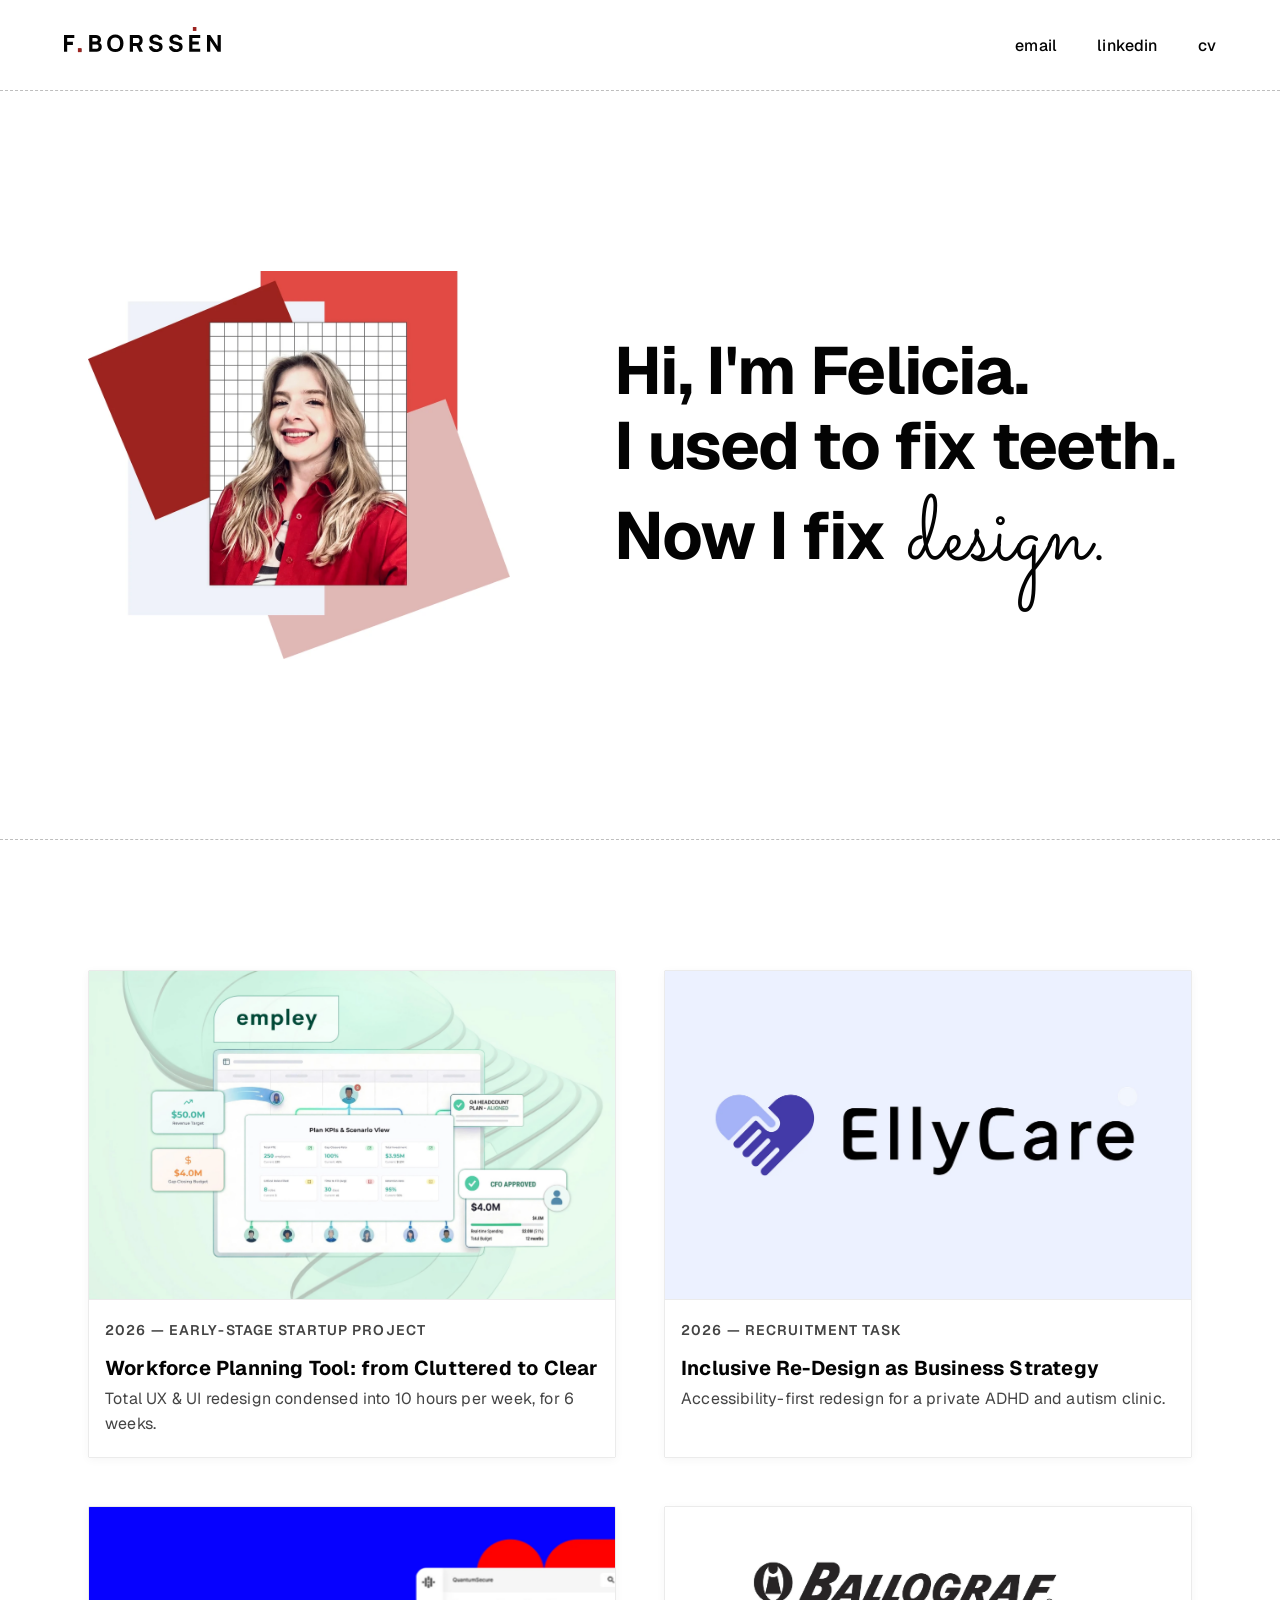
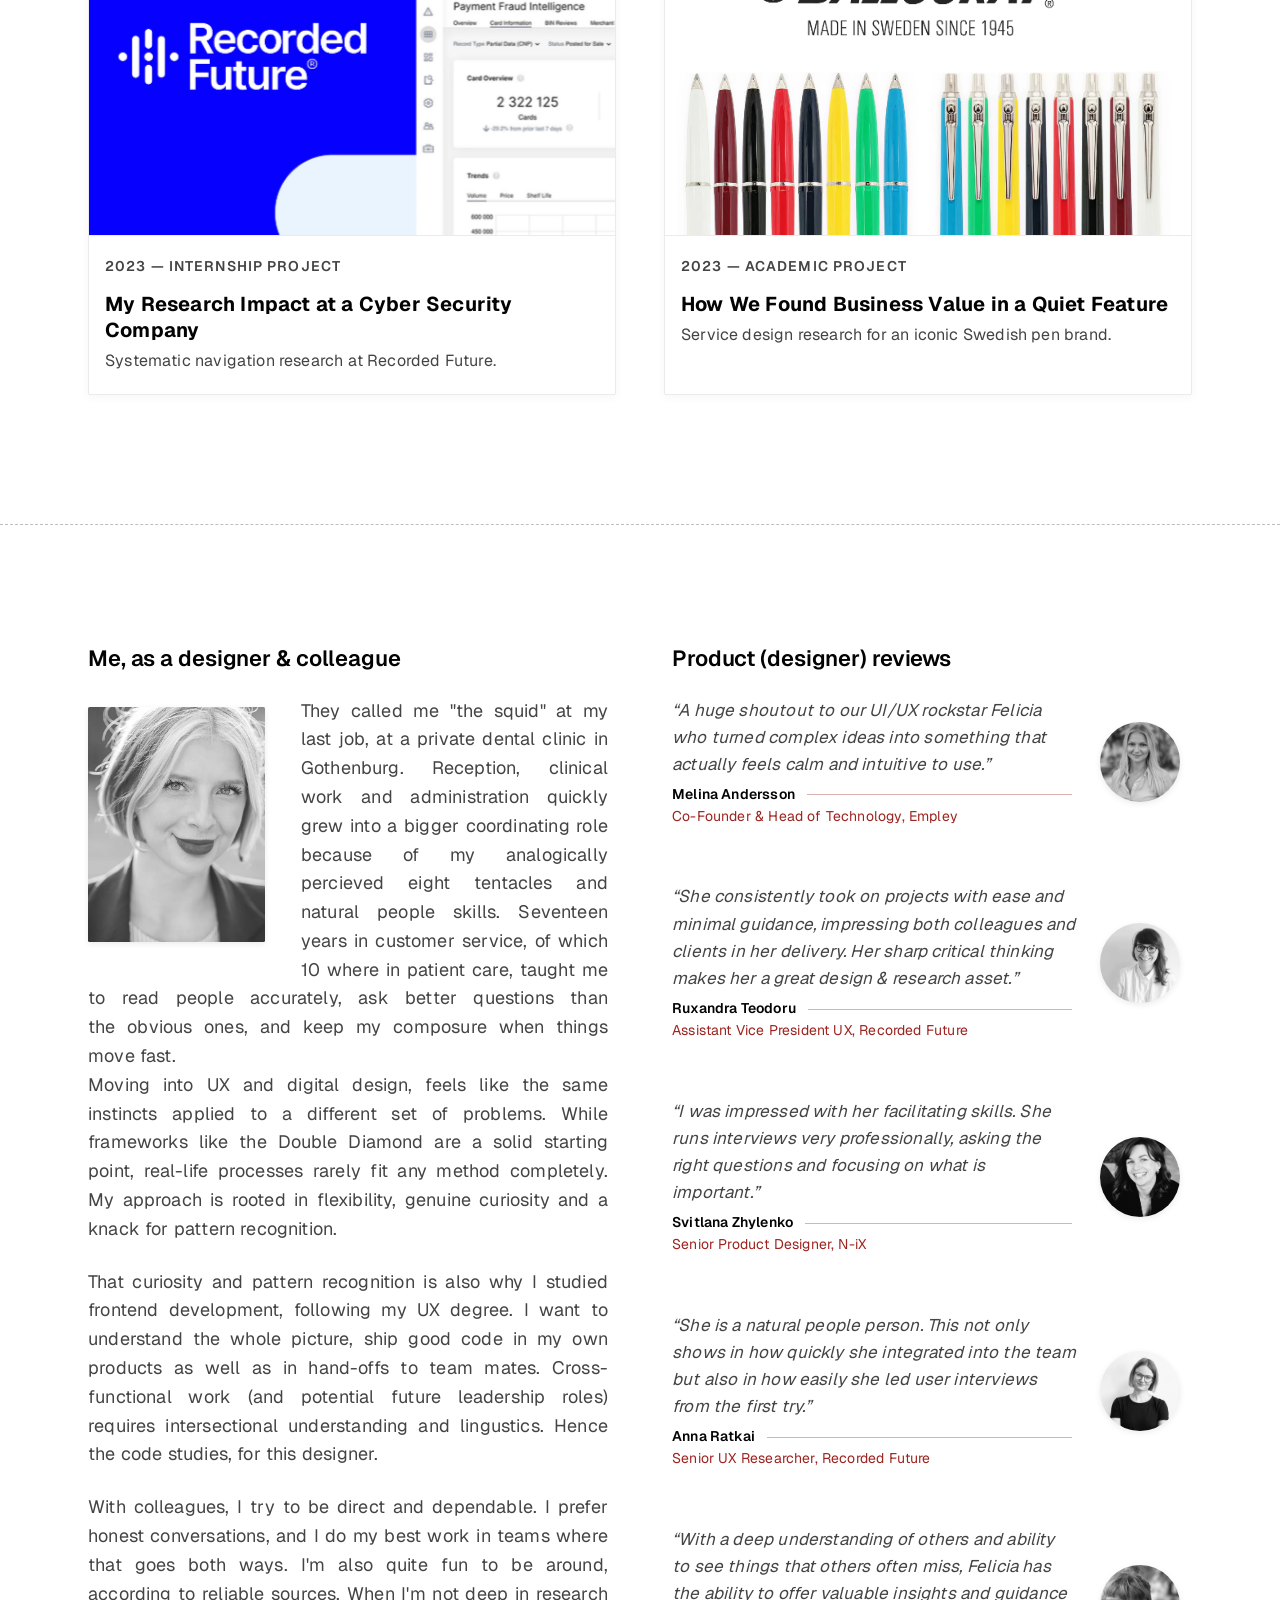
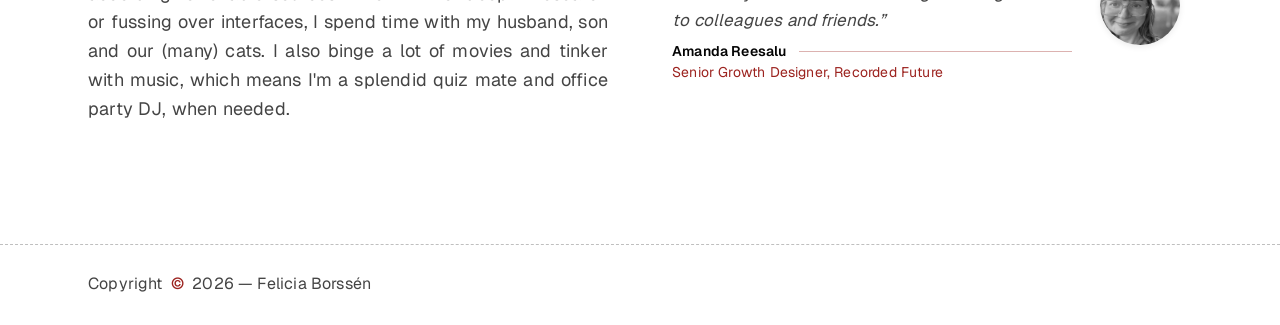
<file: index.html>
<!DOCTYPE html>
<html lang="en">
<head>
    <meta charset="UTF-8">
    <meta name="viewport" content="width=device-width, initial-scale=1.0">
    <title>Felicia Borssen — UX Designer</title>
    <link rel="preconnect" href="https://fonts.googleapis.com">
    <link rel="preconnect" href="https://fonts.gstatic.com" crossorigin>
    <link href="https://fonts.googleapis.com/css2?family=Geist:wght@100;200;300;400;500;600;700;800;900&family=Inter:wght@400;500;600;700&family=Manrope:wght@300;400;500;600;700;800&family=Sacramento&display=swap" rel="stylesheet">
    <link rel="stylesheet" href="assets/css/style.css">
    <script>if(window.location.hash){document.documentElement.style.scrollBehavior='auto';window.addEventListener('load',function(){window.scrollBy(0,100);requestAnimationFrame(function(){document.documentElement.style.scrollBehavior='';});});}</script>
</head>
<body>
    <div class="container">
        <!-- Site header -->
        <header class="site-header">
            <div class="site-header__inner">
                <a href="index.html" class="site-header__branding">
                    <img src="assets/images/global/logo.svg" alt="F.Borssén" width="181" height="30">
                </a>
                <nav class="menu">
                    <ul class="menu__list">
                        <li class="menu__item">
                            <a href="mailto:felicia.work.inbox@gmail.com" class="animated-link">
                                <span class="animated-link__text">email</span><span class="animated-link__arrow"><svg viewBox="0 0 14 14" fill="none" xmlns="http://www.w3.org/2000/svg"><path d="M3.5 10.5L10.5 3.5M10.5 3.5H5M10.5 3.5V9" stroke="#9C231F" stroke-width="1.8" stroke-linecap="round" stroke-linejoin="round"/></svg></span>
                            </a>
                        </li>
                        <li class="menu__item">
                            <a href="https://www.linkedin.com/in/felicia-borss%C3%A9n-008252253/" class="animated-link" target="_blank" rel="noopener">
                                <span class="animated-link__text">linkedin</span><span class="animated-link__arrow"><svg viewBox="0 0 14 14" fill="none" xmlns="http://www.w3.org/2000/svg"><path d="M3.5 10.5L10.5 3.5M10.5 3.5H5M10.5 3.5V9" stroke="#9C231F" stroke-width="1.8" stroke-linecap="round" stroke-linejoin="round"/></svg></span>
                            </a>
                        </li>
                        <li class="menu__item">
                            <a href="assets/images/global/cv-felicia-borssen-2026.pdf" class="animated-link" target="_blank" rel="noopener">
                                <span class="animated-link__text">cv</span><span class="animated-link__arrow"><svg viewBox="0 0 14 14" fill="none" xmlns="http://www.w3.org/2000/svg"><path d="M3.5 10.5L10.5 3.5M10.5 3.5H5M10.5 3.5V9" stroke="#9C231F" stroke-width="1.8" stroke-linecap="round" stroke-linejoin="round"/></svg></span>
                            </a>
                        </li>
                    </ul>
                </nav>
            </div>
            <hr class="separator site-header__separator" aria-hidden="true">
        </header>


        <!-- Main content -->
        <main class="site-content">
            <!-- Hero -->
            <section class="hero">
                <div class="hero__inner">
                    <div class="hero__text">
                        <h1 class="hero__title">Hi, I'm Felicia.<br>I used to fix teeth.<br>Now I fix <span class="hero__title-accent">design.</span></h1>
                    </div>
                    <figure class="hero__image-wrap">
                        <img src="assets/images/global/hero-pic.webp" alt="Portrait of Felicia Borssen" class="hero__image">
                    </figure>
                </div>
            </section>

            <hr class="separator" aria-hidden="true">

            <!-- Projects -->
            <section class="projects" id="work">
                <div class="projects__list">

                    <a href="empley.html" class="project-card">
                        <div class="project-card__image-wrap">
                            <img src="assets/images/empley/hero.webp" alt="Workforce planning platform interface" class="project-card__image" loading="lazy">
                            <div class="project-card__overlay" aria-hidden="true">
                                <span class="project-card__overlay-text">View project</span>
                                <p class="project-card__overlay-description">Total UX & UI redesign condensed into 10 hours per week, for 6 weeks.</p>
                                <div class="project-card__overlay-tags">
                                    <span class="project-card__overlay-tag">UX & UI Design</span>
                                    <span class="project-card__overlay-tag">B2B SaaS</span>
                                    <span class="project-card__overlay-tag">Agile Work</span>
                                </div>
                            </div>
                        </div>
                        <div class="project-card__text">
                            <p class="project-hero__eyebrow">2026 — Early-stage startup project</p>
                            <h3 class="project-card__title">Workforce Planning Tool: from Cluttered to Clear</h3>
                            <p class="project-card__description">Total UX &amp; UI redesign condensed into 10 hours per week, for 6 weeks.</p>
                        </div>
                    </a>

                    <a href="ellycare.html" class="project-card">
                        <div class="project-card__image-wrap">
                            <img src="assets/images/ellycare/hero.webp" alt="EllyCare inclusive healthcare platform" class="project-card__image" loading="lazy">
                            <div class="project-card__overlay" aria-hidden="true">
                                <span class="project-card__overlay-text">View project</span>
                                <p class="project-card__overlay-description">Accessibility-first redesign for a private ADHD and autism clinic.</p>
                                <div class="project-card__overlay-tags">
                                    <span class="project-card__overlay-tag">UX & UI Design</span>
                                    <span class="project-card__overlay-tag">Accessibility</span>

                                    <span class="project-card__overlay-tag">Branding</span>
                                </div>
                            </div>
                        </div>
                        <div class="project-card__text">
                            <p class="project-hero__eyebrow">2026 — Recruitment task</p>
                            <h3 class="project-card__title">Inclusive Re-Design as Business Strategy</h3>
                            <p class="project-card__description">Accessibility-first redesign for a private ADHD and autism clinic.</p>
                        </div>
                    </a>

                    <a href="recorded-future.html" class="project-card">
                        <div class="project-card__image-wrap">
                            <img src="assets/images/recorded-future/hero.webp" alt="Cyber security platform dashboard" class="project-card__image" loading="lazy" style="object-position: 8% center;">
                            <div class="project-card__overlay" aria-hidden="true">
                                <span class="project-card__overlay-text">View project</span>
                                <p class="project-card__overlay-description">Systematic navigation research at Recorded Future.</p>
                                <div class="project-card__overlay-tags">
                                    <span class="project-card__overlay-tag">UX Research</span>
                                    <span class="project-card__overlay-tag">Usability Testing</span>
                                    <span class="project-card__overlay-tag">Enterprise</span>
                                </div>
                            </div>
                        </div>
                        <div class="project-card__text">
                            <p class="project-hero__eyebrow">2023 — Internship project</p>
                            <h3 class="project-card__title">My Research Impact at a Cyber Security Company</h3>
                            <p class="project-card__description">Systematic navigation research at Recorded Future.</p>
                        </div>
                    </a>

                    <a href="ballograf.html" class="project-card">
                        <div class="project-card__image-wrap">
                            <img src="assets/images/ballograf/hero.webp" alt="Ballograf pen customization redesign" class="project-card__image" loading="lazy" style="object-fit: cover; object-position: center top;">
                            <div class="project-card__overlay" aria-hidden="true">
                                <span class="project-card__overlay-text">View project</span>
                                <p class="project-card__overlay-description">Service design research for an iconic Swedish pen brand.</p>
                                <div class="project-card__overlay-tags">
                                    <span class="project-card__overlay-tag">Service Design</span>
                                    <span class="project-card__overlay-tag">B2C</span>
                                    <span class="project-card__overlay-tag">Branding</span>
                                </div>
                            </div>
                        </div>
                        <div class="project-card__text">
                            <p class="project-hero__eyebrow">2023 — Academic project</p>
                            <h3 class="project-card__title">How We Found Business Value in a Quiet Feature</h3>
                            <p class="project-card__description">Service design research for an iconic Swedish pen brand.</p>
                        </div>
                    </a>

                </div>
            </section>

            <!-- About -->
            <section class="about-page" id="about">
                <div class="about-page__grid">

                    <!-- Left accordion: Me, as a designer & colleague -->
                    <div class="about-page__left">
                        <article class="accordion-section">
                            <h3 class="accordion-section__heading">
                                <button class="accordion-section__trigger" type="button" aria-expanded="true" aria-controls="acc-designer">
                                    <span class="accordion-section__title">Me, as a designer &amp; colleague</span>
                                    <span class="accordion-section__chevron" aria-hidden="true">
                                        <svg viewBox="0 0 16 16" width="22" height="22" fill="none" xmlns="http://www.w3.org/2000/svg"><path d="M3.5 6L8 10.5L12.5 6" stroke="currentColor" stroke-width="1.8" stroke-linecap="round" stroke-linejoin="round"/></svg>
                                    </span>
                                </button>
                            </h3>
                            <div id="acc-designer" class="accordion-section__content">
                                <div class="accordion-section__content-inner about-text">
                                    <div class="about-grid__col">
                                        <img src="assets/images/global/about-me-photo.webp" alt="Felicia Borssen" class="about-photo" loading="lazy">
                                        <p>They called me "the squid" at my last job, at a private dental clinic in Gothenburg. Reception, clinical work and administration quickly grew into a bigger coordinating role because of my analogically percieved eight tentacles and natural people skills. Seventeen years in customer service, of which 10 where in patient care, taught me to read people accurately, ask better questions than the obvious ones, and keep my composure when things move fast.</p>
                                    </div>

                                    <div class="about-grid__col">
                                        <p>Moving into UX and digital design, feels like the same instincts applied to a different set of problems. While frameworks like the Double Diamond are a solid starting point, real-life processes rarely fit any method completely. My approach is rooted in flexibility, genuine curiosity and a knack for pattern recognition.</p>

                                        <p>That curiosity and pattern recognition is also why I studied frontend development, following my UX degree. I want to understand the whole picture, ship good code in my own products as well as in hand-offs to team mates. Cross-functional work (and potential future leadership roles) requires intersectional understanding and lingustics. Hence the code studies, for this designer.</p>

                                        <p>With colleagues, I try to be direct and dependable. I prefer honest conversations, and I do my best work in teams where that goes both ways. I'm also quite fun to be around, according to reliable sources. When I'm not deep in research or fussing over interfaces, I spend time with my husband, son and our (many) cats. I also binge a lot of movies and tinker with music, which means I'm a splendid quiz mate and office party DJ, when needed.</p>
                                    </div>
                                </div>
                            </div>
                        </article>
                    </div>

                    <!-- Right accordion: Product (designer) reviews -->
                    <div class="about-page__right">
                        <article class="accordion-section">
                            <h3 class="accordion-section__heading">
                                <button class="accordion-section__trigger" type="button" aria-expanded="true" aria-controls="acc-reviews">
                                    <span class="accordion-section__title">Product (designer) reviews</span>
                                    <span class="accordion-section__chevron" aria-hidden="true">
                                        <svg viewBox="0 0 16 16" width="22" height="22" fill="none" xmlns="http://www.w3.org/2000/svg"><path d="M3.5 6L8 10.5L12.5 6" stroke="currentColor" stroke-width="1.8" stroke-linecap="round" stroke-linejoin="round"/></svg>
                                    </span>
                                </button>
                            </h3>
                            <div id="acc-reviews" class="accordion-section__content">
                                <div class="accordion-section__content-inner">
                                    <div class="testimonials-list">
                                        <div class="testimonial">
                                            <img class="testimonial__avatar" src="assets/images/global/testimonial-melina.webp" alt="Melina Andersson" loading="lazy">
                                            <div class="testimonial__body">
                                                <p class="testimonial__quote">&ldquo;A huge shoutout to our UI/UX rockstar Felicia who turned complex ideas into something that actually feels calm and intuitive to use.&rdquo;</p>
                                                <div class="testimonial__meta">
                                                    <span class="testimonial__author">Melina Andersson</span>
                                                    <span class="testimonial__role">Co-Founder &amp; Head of Technology, Empley</span>
                                                </div>
                                            </div>
                                        </div>
                                        <div class="testimonial">
                                            <img class="testimonial__avatar" src="assets/images/global/testimonial-ruxandra.webp" alt="Ruxandra Teodoru" loading="lazy">
                                            <div class="testimonial__body">
                                                <p class="testimonial__quote">&ldquo;She consistently took on projects with ease and minimal guidance, impressing both colleagues and clients in her delivery. Her sharp critical thinking makes her a great design &amp; research asset.&rdquo;</p>
                                                <div class="testimonial__meta">
                                                    <span class="testimonial__author">Ruxandra Teodoru</span>
                                                    <span class="testimonial__role">Assistant Vice President UX, Recorded Future</span>
                                                </div>
                                            </div>
                                        </div>
                                        <div class="testimonial">
                                            <img class="testimonial__avatar" src="assets/images/global/testimonial-svitlana.webp" alt="Svitlana Zhylenko" loading="lazy">
                                            <div class="testimonial__body">
                                                <p class="testimonial__quote">&ldquo;I was impressed with her facilitating skills. She runs interviews very professionally, asking the right questions and focusing on what is important.&rdquo;</p>
                                                <div class="testimonial__meta">
                                                    <span class="testimonial__author">Svitlana Zhylenko</span>
                                                    <span class="testimonial__role">Senior Product Designer, N-iX</span>
                                                </div>
                                            </div>
                                        </div>
                                        <div class="testimonial">
                                            <img class="testimonial__avatar" src="assets/images/global/testimonial-anna.webp" alt="Anna Ratkai" loading="lazy">
                                            <div class="testimonial__body">
                                                <p class="testimonial__quote">&ldquo;She is a natural people person. This not only shows in how quickly she integrated into the team but also in how easily she led user interviews from the first try.&rdquo;</p>
                                                <div class="testimonial__meta">
                                                    <span class="testimonial__author">Anna Ratkai</span>
                                                    <span class="testimonial__role">Senior UX Researcher, Recorded Future</span>
                                                </div>
                                            </div>
                                        </div>
                                        <div class="testimonial">
                                            <img class="testimonial__avatar" src="assets/images/global/testimonial-amanda.webp" alt="Amanda Reesalu" loading="lazy">
                                            <div class="testimonial__body">
                                                <p class="testimonial__quote">&ldquo;With a deep understanding of others and ability to see things that others often miss, Felicia has the ability to offer valuable insights and guidance to colleagues and friends.&rdquo;</p>
                                                <div class="testimonial__meta">
                                                    <span class="testimonial__author">Amanda Reesalu</span>
                                                    <span class="testimonial__role">Senior Growth Designer, Recorded Future</span>
                                                </div>
                                            </div>
                                        </div>
                                    </div>
                                </div>
                            </div>
                        </article>
                    </div>

                </div>
            </section>

        </main>

        <!-- Footer -->
        <footer class="site-footer">
            <hr class="site-footer__separator" aria-hidden="true">
            <div class="site-footer__inner">
                <p>Copyright <span class="copyright-symbol">&copy;</span> 2026 &mdash; Felicia Borss&eacute;n</p>
                <ul class="menu__list">
                    <li class="menu__item">
                        <a href="mailto:felicia.work.inbox@gmail.com" class="animated-link">
                            <span class="animated-link__text">email</span><span class="animated-link__arrow"><svg viewBox="0 0 14 14" fill="none" xmlns="http://www.w3.org/2000/svg"><path d="M3.5 10.5L10.5 3.5M10.5 3.5H5M10.5 3.5V9" stroke="#9C231F" stroke-width="1.8" stroke-linecap="round" stroke-linejoin="round"/></svg></span>
                        </a>
                    </li>
                    <li class="menu__item">
                        <a href="https://www.linkedin.com/in/felicia-borss%C3%A9n-008252253/" class="animated-link" target="_blank" rel="noopener">
                            <span class="animated-link__text">linkedin</span><span class="animated-link__arrow"><svg viewBox="0 0 14 14" fill="none" xmlns="http://www.w3.org/2000/svg"><path d="M3.5 10.5L10.5 3.5M10.5 3.5H5M10.5 3.5V9" stroke="#9C231F" stroke-width="1.8" stroke-linecap="round" stroke-linejoin="round"/></svg></span>
                        </a>
                    </li>
                    <li class="menu__item">
                        <a href="assets/images/global/cv-felicia-borssen-2026.pdf" class="animated-link" target="_blank" rel="noopener">
                            <span class="animated-link__text">cv</span><span class="animated-link__arrow"><svg viewBox="0 0 14 14" fill="none" xmlns="http://www.w3.org/2000/svg"><path d="M3.5 10.5L10.5 3.5M10.5 3.5H5M10.5 3.5V9" stroke="#9C231F" stroke-width="1.8" stroke-linecap="round" stroke-linejoin="round"/></svg></span>
                        </a>
                    </li>
                </ul>
            </div>
        </footer>
    </div>

    <script src="assets/js/header.js" defer></script>
    <script src="assets/js/accordion.js" defer></script>
</body>
</html>
</file>
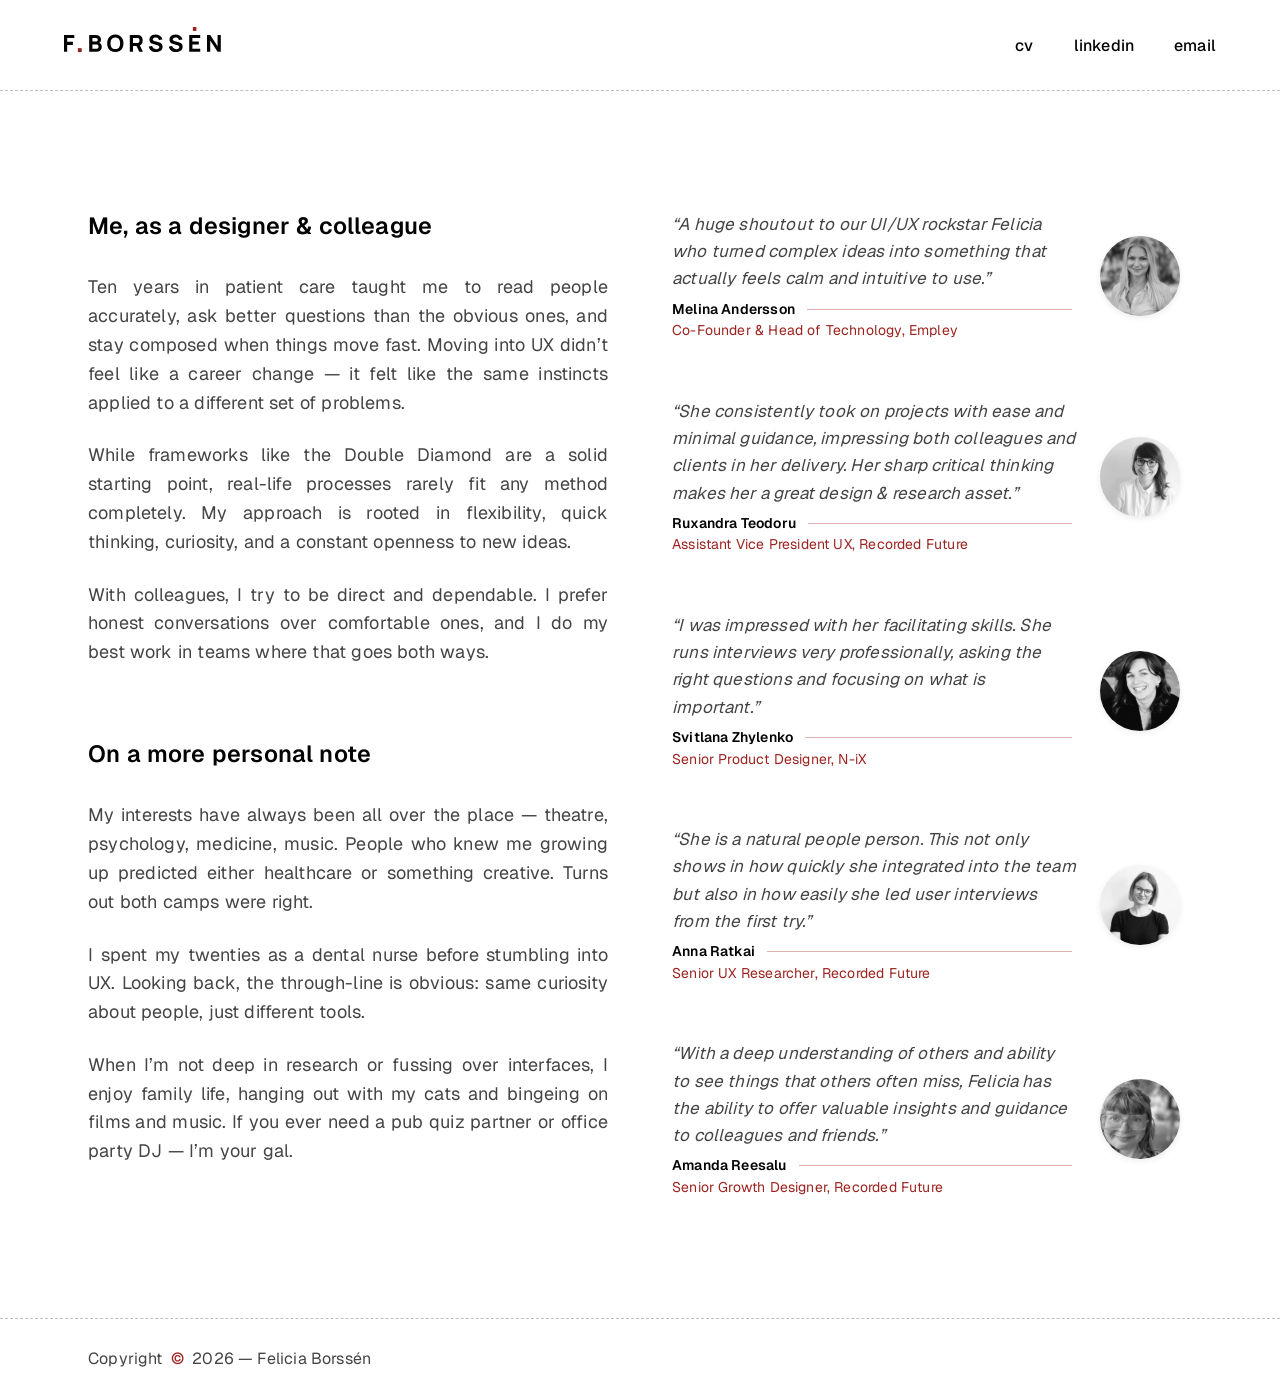
<file: about.html>
<!DOCTYPE html>
<html lang="en">
<head>
    <meta charset="UTF-8">
    <meta name="viewport" content="width=device-width, initial-scale=1.0">
    <title>CV &amp; About — Felicia Borssen</title>
    <link rel="preconnect" href="https://fonts.googleapis.com">
    <link rel="preconnect" href="https://fonts.gstatic.com" crossorigin>
    <link href="https://fonts.googleapis.com/css2?family=Geist:wght@100;200;300;400;500;600;700;800;900&family=Inter:wght@400;500;600;700&family=Manrope:wght@300;400;500;600;700;800&family=Sacramento&display=swap" rel="stylesheet">
    <link rel="stylesheet" href="assets/css/style.css">
</head>
<body>
    <div class="container">
        <!-- Site header -->
        <header class="site-header">
            <div class="site-header__inner">
                <a href="index.html" class="site-header__branding">
                    <img src="assets/images/global/logo.svg" alt="F.Borssén" width="181" height="30">
                </a>
                <nav class="menu">
                    <ul class="menu__list">
                        <li class="menu__item">
                            <a href="assets/images/global/cv-felicia-borssen-2026.pdf" class="animated-link" target="_blank" rel="noopener">
                                <span class="animated-link__text">cv</span><span class="animated-link__arrow"><svg viewBox="0 0 14 14" fill="none" xmlns="http://www.w3.org/2000/svg"><path d="M3.5 10.5L10.5 3.5M10.5 3.5H5M10.5 3.5V9" stroke="#9C231F" stroke-width="1.8" stroke-linecap="round" stroke-linejoin="round"/></svg></span>
                            </a>
                        </li>
                        <li class="menu__item">
                            <a href="https://www.linkedin.com/in/felicia-borss%C3%A9n-008252253/" class="animated-link" target="_blank" rel="noopener">
                                <span class="animated-link__text">linkedin</span><span class="animated-link__arrow"><svg viewBox="0 0 14 14" fill="none" xmlns="http://www.w3.org/2000/svg"><path d="M3.5 10.5L10.5 3.5M10.5 3.5H5M10.5 3.5V9" stroke="#9C231F" stroke-width="1.8" stroke-linecap="round" stroke-linejoin="round"/></svg></span>
                            </a>
                        </li>
                        <li class="menu__item">
                            <a href="mailto:felicia.work.inbox@gmail.com" class="animated-link">
                                <span class="animated-link__text">email</span><span class="animated-link__arrow"><svg viewBox="0 0 14 14" fill="none" xmlns="http://www.w3.org/2000/svg"><path d="M3.5 10.5L10.5 3.5M10.5 3.5H5M10.5 3.5V9" stroke="#9C231F" stroke-width="1.8" stroke-linecap="round" stroke-linejoin="round"/></svg></span>
                            </a>
                        </li>
                    </ul>
                </nav>
            </div>
            <hr class="separator site-header__separator" aria-hidden="true">
        </header>


        <!-- Main content -->
        <main class="site-content">
            <section class="about-page">
                <div class="about-page__grid">

                    <!-- Left column: CV + About text -->
                    <div class="about-page__left">

                        <!-- About text -->
                        <div class="about-text" id="about">
                            <div class="about-grid__col">
                                <h3>Me, as a designer &amp; colleague</h3>
                                <p>Ten years in patient care taught me to read people accurately, ask better questions than the obvious ones, and stay composed when things move fast. Moving into UX didn&rsquo;t feel like a career change &mdash; it felt like the same instincts applied to a different set of problems.</p>
                                <p>While frameworks like the Double Diamond are a solid starting point, real-life processes rarely fit any method completely. My approach is rooted in flexibility, quick thinking, curiosity, and a constant openness to new ideas.</p>
                                <p>With colleagues, I try to be direct and dependable. I prefer honest conversations over comfortable ones, and I do my best work in teams where that goes both ways.</p>
                            </div>
                            <div class="about-grid__col">
                                <h3>On a more personal note</h3>
                                <p>My interests have always been all over the place &mdash; theatre, psychology, medicine, music. People who knew me growing up predicted either healthcare or something creative. Turns out both camps were right.</p>
                                <p>I spent my twenties as a dental nurse before stumbling into UX. Looking back, the through-line is obvious: same curiosity about people, just different tools.</p>
                                <p>When I&rsquo;m not deep in research or fussing over interfaces, I enjoy family life, hanging out with my cats and bingeing on films and music. If you ever need a pub quiz partner or office party DJ &mdash; I&rsquo;m your gal.</p>
                            </div>
                        </div>

                    </div>

                    <!-- Right column: Testimonials -->
                    <div class="about-page__right">
                        <div class="testimonials-list">
                            <div class="testimonial">
                                <img class="testimonial__avatar" src="assets/images/global/testimonial-melina.webp" alt="Melina Andersson" loading="lazy">
                                <div class="testimonial__body">
                                    <p class="testimonial__quote">&ldquo;A huge shoutout to our UI/UX rockstar Felicia who turned complex ideas into something that actually feels calm and intuitive to use.&rdquo;</p>
                                    <div class="testimonial__meta">
                                        <span class="testimonial__author">Melina Andersson</span>
                                        <span class="testimonial__sep"></span>
                                        <span class="testimonial__role">Co-Founder &amp; Head of Technology, Empley</span>
                                    </div>
                                </div>
                            </div>
                            <div class="testimonial">
                                <img class="testimonial__avatar" src="assets/images/global/testimonial-ruxandra.webp" alt="Ruxandra Teodoru" loading="lazy">
                                <div class="testimonial__body">
                                    <p class="testimonial__quote">&ldquo;She consistently took on projects with ease and minimal guidance, impressing both colleagues and clients in her delivery. Her sharp critical thinking makes her a great design &amp; research asset.&rdquo;</p>
                                    <div class="testimonial__meta">
                                        <span class="testimonial__author">Ruxandra Teodoru</span>
                                        <span class="testimonial__sep"></span>
                                        <span class="testimonial__role">Assistant Vice President UX, Recorded Future</span>
                                    </div>
                                </div>
                            </div>
                            <div class="testimonial">
                                <img class="testimonial__avatar" src="assets/images/global/testimonial-svitlana.webp" alt="Svitlana Zhylenko" loading="lazy">
                                <div class="testimonial__body">
                                    <p class="testimonial__quote">&ldquo;I was impressed with her facilitating skills. She runs interviews very professionally, asking the right questions and focusing on what is important.&rdquo;</p>
                                    <div class="testimonial__meta">
                                        <span class="testimonial__author">Svitlana Zhylenko</span>
                                        <span class="testimonial__sep"></span>
                                        <span class="testimonial__role">Senior Product Designer, N-iX</span>
                                    </div>
                                </div>
                            </div>
                            <div class="testimonial">
                                <img class="testimonial__avatar" src="assets/images/global/testimonial-anna.webp" alt="Anna Ratkai" loading="lazy">
                                <div class="testimonial__body">
                                    <p class="testimonial__quote">&ldquo;She is a natural people person. This not only shows in how quickly she integrated into the team but also in how easily she led user interviews from the first try.&rdquo;</p>
                                    <div class="testimonial__meta">
                                        <span class="testimonial__author">Anna Ratkai</span>
                                        <span class="testimonial__sep"></span>
                                        <span class="testimonial__role">Senior UX Researcher, Recorded Future</span>
                                    </div>
                                </div>
                            </div>
                            <div class="testimonial">
                                <img class="testimonial__avatar" src="assets/images/global/testimonial-amanda.webp" alt="Amanda Reesalu" loading="lazy">
                                <div class="testimonial__body">
                                    <p class="testimonial__quote">&ldquo;With a deep understanding of others and ability to see things that others often miss, Felicia has the ability to offer valuable insights and guidance to colleagues and friends.&rdquo;</p>
                                    <div class="testimonial__meta">
                                        <span class="testimonial__author">Amanda Reesalu</span>
                                        <span class="testimonial__sep"></span>
                                        <span class="testimonial__role">Senior Growth Designer, Recorded Future</span>
                                    </div>
                                </div>
                            </div>
                        </div>
                    </div>

                </div>
            </section>
        </main>

        <!-- Footer -->
        <footer class="site-footer">
            <hr class="site-footer__separator" aria-hidden="true">
            <div class="site-footer__inner">
                <p>Copyright <span class="copyright-symbol">&copy;</span> 2026 &mdash; Felicia Borss&eacute;n</p>
                <ul class="menu__list">
                    <li class="menu__item">
                        <a href="mailto:felicia.work.inbox@gmail.com" class="animated-link">
                            <span class="animated-link__text">email</span><span class="animated-link__arrow"><svg viewBox="0 0 14 14" fill="none" xmlns="http://www.w3.org/2000/svg"><path d="M3.5 10.5L10.5 3.5M10.5 3.5H5M10.5 3.5V9" stroke="#9C231F" stroke-width="1.8" stroke-linecap="round" stroke-linejoin="round"/></svg></span>
                        </a>
                    </li>
                    <li class="menu__item">
                        <a href="https://www.linkedin.com/in/felicia-borss%C3%A9n-008252253/" class="animated-link" target="_blank" rel="noopener">
                            <span class="animated-link__text">linkedin</span><span class="animated-link__arrow"><svg viewBox="0 0 14 14" fill="none" xmlns="http://www.w3.org/2000/svg"><path d="M3.5 10.5L10.5 3.5M10.5 3.5H5M10.5 3.5V9" stroke="#9C231F" stroke-width="1.8" stroke-linecap="round" stroke-linejoin="round"/></svg></span>
                        </a>
                    </li>
                    <li class="menu__item">
                        <a href="assets/images/global/cv-felicia-borssen-2026.pdf" class="animated-link" target="_blank" rel="noopener">
                            <span class="animated-link__text">cv</span><span class="animated-link__arrow"><svg viewBox="0 0 14 14" fill="none" xmlns="http://www.w3.org/2000/svg"><path d="M3.5 10.5L10.5 3.5M10.5 3.5H5M10.5 3.5V9" stroke="#9C231F" stroke-width="1.8" stroke-linecap="round" stroke-linejoin="round"/></svg></span>
                        </a>
                    </li>
                </ul>
            </div>
        </footer>
    </div>

    <script src="assets/js/header.js" defer></script>
</body>
</html>
</file>
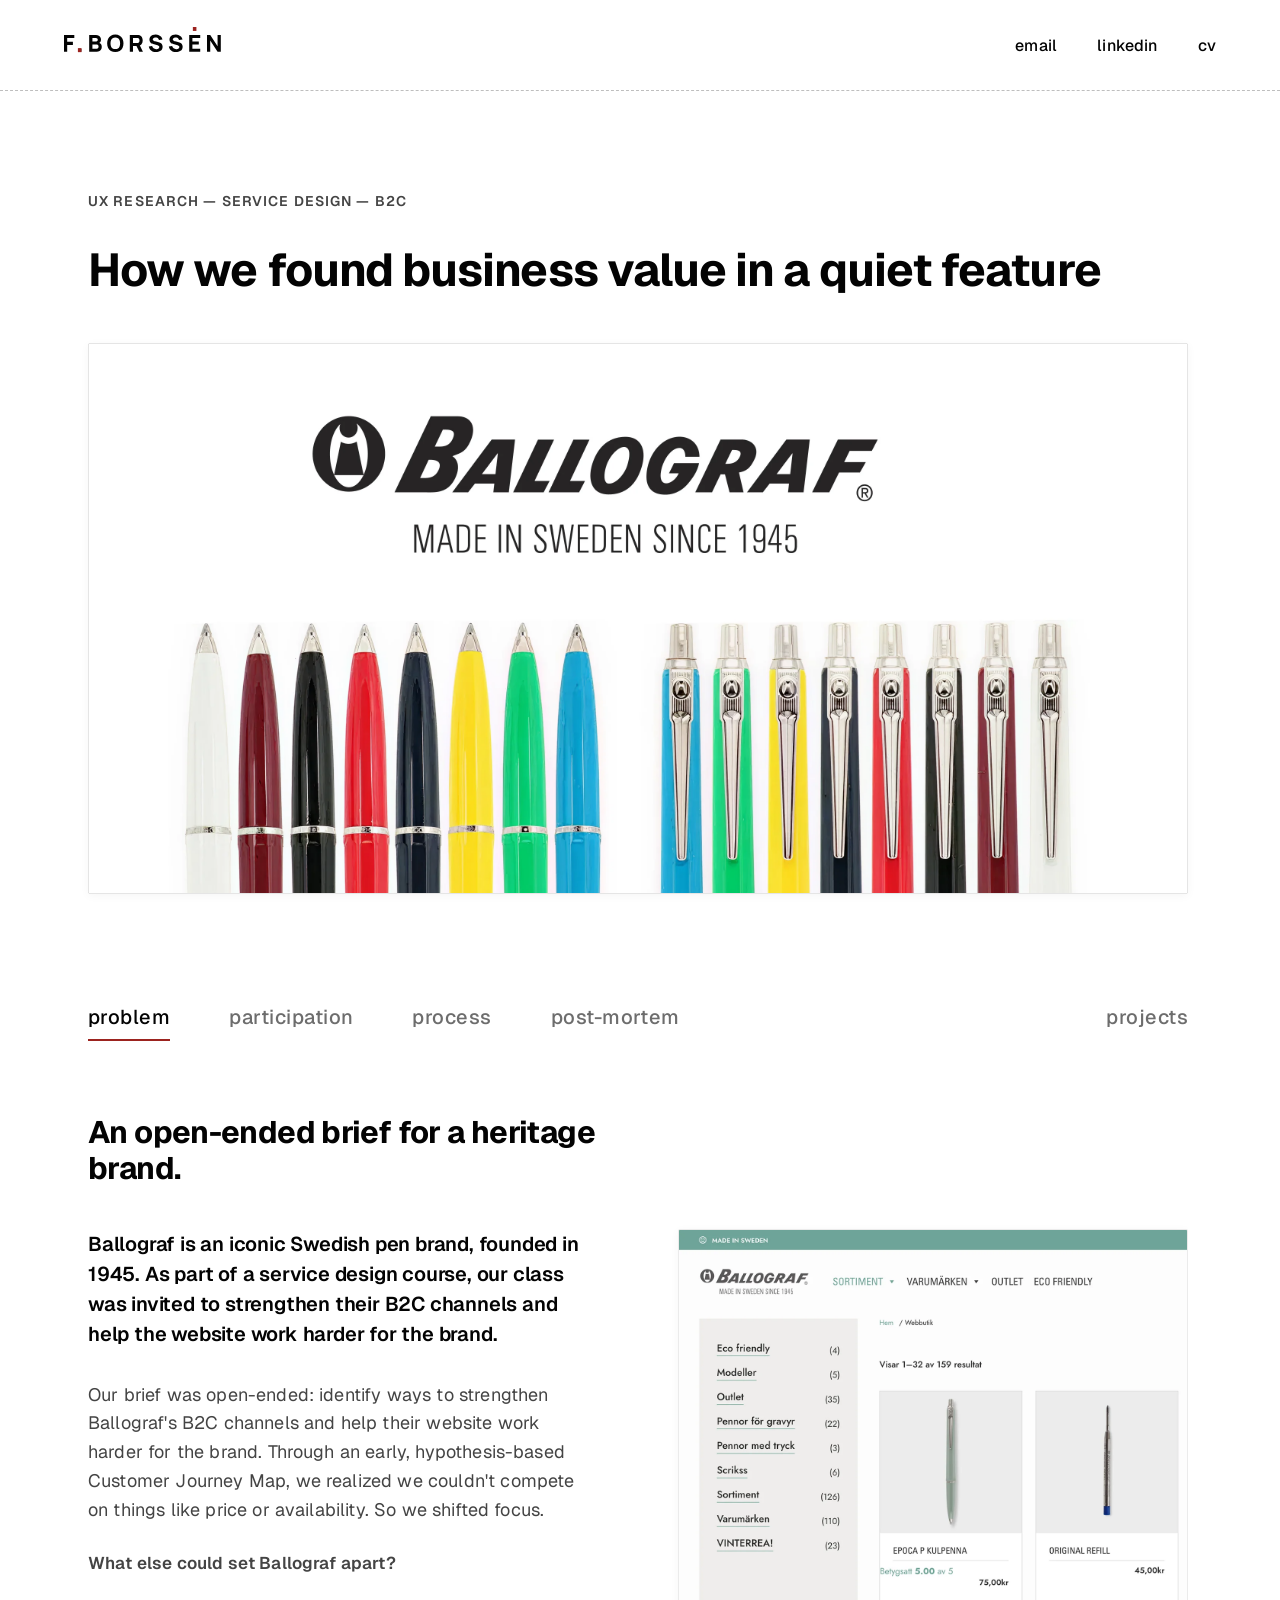
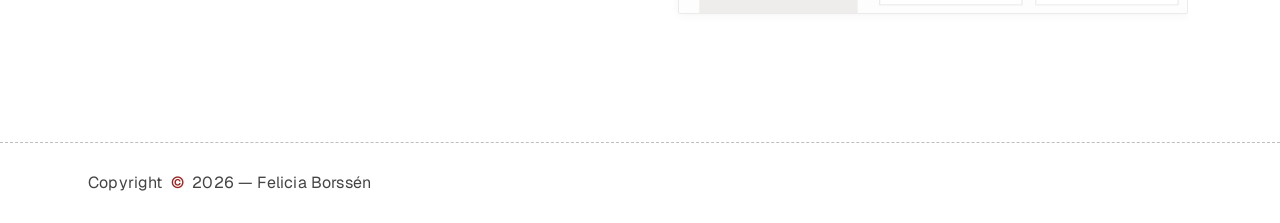
<file: ballograf.html>
<!DOCTYPE html>
<html lang="en">
<head>
    <meta charset="UTF-8">
    <meta name="viewport" content="width=device-width, initial-scale=1.0">
    <title>Ballograf &mdash; Felicia Borssen</title>
    <link rel="preconnect" href="https://fonts.googleapis.com">
    <link rel="preconnect" href="https://fonts.gstatic.com" crossorigin>
    <link href="https://fonts.googleapis.com/css2?family=Geist:wght@100;200;300;400;500;600;700;800;900&family=Inter:wght@400;500;600;700&family=Manrope:wght@300;400;500;600;700;800&family=Sacramento&display=swap" rel="stylesheet">
    <link rel="stylesheet" href="assets/css/style.css">
</head>
<body class="page-ballograf">
    <div class="container">
        <!-- Site header -->
        <header class="site-header">
            <div class="site-header__inner">
                <a href="index.html" class="site-header__branding">
                    <img src="assets/images/global/logo.svg" alt="F.Borssén" width="181" height="30">
                </a>
                <nav class="menu">
                    <ul class="menu__list">
                        <li class="menu__item">
                            <a href="mailto:felicia.work.inbox@gmail.com" class="animated-link">
                                <span class="animated-link__text">email</span><span class="animated-link__arrow"><svg viewBox="0 0 14 14" fill="none" xmlns="http://www.w3.org/2000/svg"><path d="M3.5 10.5L10.5 3.5M10.5 3.5H5M10.5 3.5V9" stroke="#9C231F" stroke-width="1.8" stroke-linecap="round" stroke-linejoin="round"/></svg></span>
                            </a>
                        </li>
                        <li class="menu__item">
                            <a href="https://www.linkedin.com/in/felicia-borss%C3%A9n-008252253/" class="animated-link" target="_blank" rel="noopener">
                                <span class="animated-link__text">linkedin</span><span class="animated-link__arrow"><svg viewBox="0 0 14 14" fill="none" xmlns="http://www.w3.org/2000/svg"><path d="M3.5 10.5L10.5 3.5M10.5 3.5H5M10.5 3.5V9" stroke="#9C231F" stroke-width="1.8" stroke-linecap="round" stroke-linejoin="round"/></svg></span>
                            </a>
                        </li>
                        <li class="menu__item">
                            <a href="assets/images/global/cv-felicia-borssen-2026.pdf" class="animated-link" target="_blank" rel="noopener">
                                <span class="animated-link__text">cv</span><span class="animated-link__arrow"><svg viewBox="0 0 14 14" fill="none" xmlns="http://www.w3.org/2000/svg"><path d="M3.5 10.5L10.5 3.5M10.5 3.5H5M10.5 3.5V9" stroke="#9C231F" stroke-width="1.8" stroke-linecap="round" stroke-linejoin="round"/></svg></span>
                            </a>
                        </li>
                    </ul>
                </nav>
            </div>
            <hr class="separator site-header__separator" aria-hidden="true">
        </header>


        <!-- Main content -->
        <main class="site-content">
            <section class="project-hero">
                <div class="project-hero__header">
                    <p class="project-hero__eyebrow">UX Research &mdash; Service Design &mdash; B2C</p>
                    <h1>How we found business value in a quiet feature</h1>
                </div>
                <figure class="project-hero__image-wrap">
                    <img src="assets/images/ballograf/hero.webp" alt="Ballograf pen customization feature redesign" class="project-hero__image">
                </figure>
            </section>

            <section class="project-tabs">
                <div class="tabs">
                    <div class="tabs__buttons">
                        <button class="tabs__button tabs__button--active" data-tab="problem">Problem</button>
                        <button class="tabs__button" data-tab="participation">Participation</button>
                        <button class="tabs__button" data-tab="process">Process</button>
                        <button class="tabs__button" data-tab="post-mortem">Post-Mortem</button>
<button class="tabs__button" data-tab="projects">Projects</button>
                    </div>

                    <div class="tabs__content">
                        <div class="tabs__panel tabs__panel--active" data-tab-id="problem">
                            <div class="tab-intro">
                                <p class="tab-intro__hook">An open-ended brief for a heritage brand.</p>
                            </div>
                            <div class="brief-cols">
                                <div class="brief-col">
                                    <p class="tab-intro__sub">Ballograf is an iconic Swedish pen brand, founded in 1945. As part of a service design course, our class was invited to strengthen their B2C channels and help the website work harder for the brand.</p>
                                    <p>Our brief was open-ended: identify ways to strengthen Ballograf's B2C channels and help their website work harder for the brand. Through an early, hypothesis-based Customer Journey Map, we realized we couldn't compete on things like price or availability. So we shifted focus.</p>
                                    <p style="margin-top: var(--space-lg);"><strong>What else could set Ballograf apart?</strong></p>
                                </div>
                                <div class="brief-col">
                                    <div class="process-image-wrap">
                                        <img src="assets/images/ballograf/old-design.webp" alt="Original Ballograf website" loading="lazy" data-zoom-levels="1,1.65,2.5,4">
                                    </div>
                                </div>
                            </div>
                        </div>

                        <div class="tabs__panel" data-tab-id="participation">
                            <div class="brief-cols">
                                <div class="brief-col">
                                    <h3 class="tab-label">What I did.</h3>
                                    <ul>
                                        <li><strong>Secondary research:</strong> competitive landscape, brand positioning, industry benchmarks.</li>
                                        <li><strong>Survey design:</strong> structured questionnaire across pen enthusiast communities.</li>
                                        <li><strong>Think-aloud testing:</strong> facilitated the majority of usability sessions.</li>
                                        <li><strong>Stakeholder pitch:</strong> co-presented final recommendations to Ballograf.</li>
                                    </ul>
                                </div>
                                <div class="brief-col">
                                    <h3 class="tab-label">What we did.</h3>
                                    <ul>
                                        <li><strong>Course project:</strong> five students, approx. 3 weeks, real client.</li>
                                        <li><strong>Methods:</strong> secondary research, heuristic evaluation, survey, Business Model Canvas, Customer Journey Map, Value Proposition Canvas, Service Blueprint.</li>
                                        <li><strong>Prototype design:</strong> engraving landing page, &ldquo;Kan graveras&rdquo; emblem concept.</li>
                                    </ul>
                                </div>
                            </div>
                        </div>

                        <div class="tabs__panel" data-tab-id="process">
                            <div class="process-blocks">

                                <!-- Block 1: Discovery — text left, stacked frameworks right -->
                                <div class="process-block">
                                    <div class="tab-intro">
                                        <p class="tab-intro__hook">The best part was buried three clicks deep.</p>
                                    </div>
                                    <div class="process-block__row">
                                        <div class="process-block__text">
                                            <p class="tab-intro__sub">We followed a Double Diamond-inspired process, woven together with tailored service design methods. The feature with the strongest emotional response was the one users were least likely to find.</p>
                                            <h3 class="tab-label">Discovery.</h3>
                                            <ul>
                                                <li><strong>Secondary research:</strong> mapped existing brands and competitors.</li>
                                                <li><strong>Heuristic evaluation:</strong> Nielsen-based audit identifying 14 usability issues, prioritised by severity and effort.</li>
                                                <li><strong>Factory visit:</strong> informed our early Service Blueprint, Business Model Canvas and gave us operational context overall.</li>
                                                <li><strong>Survey:</strong> 200 respondents covering brand awareness, purchase intent, and what actually drives pen buying decisions.</li>
                                                <li><strong>Interviews:</strong> 7 in-depth sessions and think-aloud tests, followed by a Customer Journey Map built from all previous data combined.</li>
                                            </ul>
                                        </div>
                                        <div class="process-block__media">
                                            <div class="process-stack">
                                                <div class="process-stack__item">
                                                    <div class="process-image-wrap process-image-wrap--no-border">
                                                        <img src="assets/images/ballograf/blueprint.webp" alt="Service blueprint for Ballograf engraving flow" loading="lazy">
                                                    </div>
                                                    <p class="process-caption">Service Blueprint: operational mapping from our factory visit.</p>
                                                </div>
                                                <div class="process-stack__item">
                                                    <div class="process-image-wrap process-image-wrap--no-border">
                                                        <img src="assets/images/ballograf/business-model.webp" alt="Business Model Canvas mapping Ballograf's commercial structure" loading="lazy">
                                                    </div>
                                                    <p class="process-caption">Business Model Canvas: mapped early to focus the research.</p>
                                                </div>
                                            </div>
                                        </div>
                                    </div>
                                </div>

                                <!-- Block 2: Engraving insight + value proposition — images left, text right -->
                                <div class="process-block">
                                    <div class="process-block__row process-block__row--reversed">
                                        <div class="process-block__media">
                                            <div class="process-stack">
                                                <div class="process-stack__item">
                                                    <div class="process-image-wrap process-image-wrap--no-border">
                                                        <img src="assets/images/ballograf/customer-journey.webp" alt="Customer journey map for Ballograf pen buyers" loading="lazy">
                                                    </div>
                                                    <p class="process-caption">Customer Journey Map: engraving discovery buried at click depth three.</p>
                                                </div>
                                                <div class="process-stack__item">
                                                    <div class="process-image-wrap process-image-wrap--no-border">
                                                        <img src="assets/images/ballograf/value-proposition.webp" alt="Value Proposition Canvas aligning Ballograf differentiation strategy" loading="lazy">
                                                    </div>
                                                    <p class="process-caption">Value Proposition Canvas: differentiation over price competition.</p>
                                                </div>
                                            </div>
                                        </div>
                                        <div class="process-block__text">
                                            <h3 class="tab-label">The engraving insight.</h3>
                                            <p>Seven think-aloud sessions with pen enthusiasts and the <strong>Customer Journey Map</strong> surfaced something new for us. When participants stumbled on the engraving feature, their tone shifted. Surprise, then delight, then <strong>&ldquo;I didn&rsquo;t know they did this.&rdquo;</strong> A genuine emotional response to something personal.</p>
                                            <p>This moment was happening several clicks deep into the website despite it's grand reception in our tests. We now realized that this feature should stand at the foundation for a <strong>strengthened USP:</strong> personalisation at source, direct from the manufacturer. The <strong>Value Proposition Canvas</strong> tied this back to both business goals and observed user needs, for the upcoming stakeholder pitch.</p>
                                        </div>
                                    </div>
                                </div>

                                <!-- Block 3: Prototype — heading + bullets 2+2, images 1+1 below -->
                                <div class="process-block">
                                    <h3 class="tab-label">The prototype.</h3>
                                    <div class="process-block__row">
                                        <div>
                                            <ul>
                                                <li><strong>&ldquo;Kan graveras&rdquo; emblem:</strong> a brand-specific badge applied to every engravable product, signalling engraving as both a function and a premium touch.</li>
                                                <li><strong>Primary navigation:</strong> engraving surfaced as a top-level destination with its own nav entry.</li>
                                            </ul>
                                        </div>
                                        <div>
                                            <ul>
                                                <li><strong>Dedicated landing page:</strong> a standalone engraving page acting as the conversion destination, with a clear path to purchase.</li>
                                                <li><strong>Product hierarchy:</strong> engravable products promoted within category listings to capture browse intent.</li>
                                            </ul>
                                        </div>
                                    </div>
                                    <div class="process-block__row">
                                        <div class="process-stack__item">
                                            <div class="process-image-wrap">
                                                <img src="assets/images/ballograf/old-design.webp" alt="Original Ballograf website with engraving feature buried deep" loading="lazy">
                                            </div>
                                            <p class="process-caption">Before: engraving buried three clicks deep, invisible to most users.</p>
                                        </div>
                                        <div class="process-stack__item">
                                            <div class="process-image-wrap">
                                                <img src="assets/images/ballograf/engraving.webp" alt="Ballograf engraving feature" loading="lazy">
                                            </div>
                                            <p class="process-caption">Prototype example: engraving emblem in product scroll.</p>
                                        </div>
                                    </div>
                                </div>

                            </div>
                        </div>

                        <!-- Post-Mortem -->
                        <div class="tabs__panel" data-tab-id="post-mortem">
                            <div class="tab-intro">
                                <p class="tab-intro__hook">Retrospect &amp; reflections.</p>
                            </div>
                            <div class="brief-cols">
                                <div class="brief-col">
                                    <ul>
                                        <li>Recommendations landed well with the stakeholder, because they were grounded in observed behavior and built on existing brand strengths.</li>
                                        <li>Mapping frameworks early focused the research. When you know what you're looking for, the data is more likely to tell a clearer story.</li>
                                        <li>The engraving insight came from emotional reactions in testing, something a survey or complaint form easily could have missed.</li>
                                        <li>This project taught me how strategic service design is directly linked to profitability, stronger branding, and better overall B2C performance.</li>
                                    </ul>
                                </div>
                                <div class="brief-col">
                                    <div class="process-image-wrap process-image-wrap--no-border">
                                        <img src="assets/images/ballograf/engraving-prototype-menu.webp" alt="Prototype: engraving surfaced in primary navigation" loading="lazy">
                                    </div>
                                    <p class="process-caption">Prototype example: improved customization menu.</p>
                                </div>
                            </div>
                        </div>

                        <!-- Other Cases -->
                        <div class="tabs__panel" data-tab-id="projects">
                            <div class="other-cases-grid">
                                <a href="empley.html" class="project-card">
                                    <div class="project-card__image-wrap">
                                        <img src="assets/images/empley/hero.webp" alt="Workforce planning platform interface" class="project-card__image" loading="lazy">
                                        <div class="project-card__overlay" aria-hidden="true">
                                            <span class="project-card__overlay-text">View project</span>
                                            <p class="project-card__overlay-description">Total UX &amp; UI redesign condensed into 10 hours per week, for 6 weeks.</p>
                                            <div class="project-card__overlay-tags">
                                                <span class="project-card__overlay-tag">UX &amp; UI Design</span>
                                                <span class="project-card__overlay-tag">B2B SaaS</span>
                                                <span class="project-card__overlay-tag">Agile Work</span>
                                            </div>
                                        </div>
                                    </div>
                                    <div class="project-card__text">
                                        <p class="project-hero__eyebrow">2026 &mdash; Early-stage startup project</p>
                                        <h3 class="project-card__title">Workforce Planning Tool: from Cluttered to Clear</h3>
                                    </div>
                                </a>
                                <a href="recorded-future.html" class="project-card">
                                    <div class="project-card__image-wrap">
                                        <img src="assets/images/recorded-future/hero.webp" alt="Cyber security platform dashboard" class="project-card__image" loading="lazy">
                                        <div class="project-card__overlay" aria-hidden="true">
                                            <span class="project-card__overlay-text">View project</span>
                                            <p class="project-card__overlay-description">Systematic navigation research across four phases at Recorded Future.</p>
                                            <div class="project-card__overlay-tags">
                                                <span class="project-card__overlay-tag">UX Research</span>
                                                <span class="project-card__overlay-tag">Usability Testing</span>
                                                <span class="project-card__overlay-tag">Enterprise</span>
                                            </div>
                                        </div>
                                    </div>
                                    <div class="project-card__text">
                                        <p class="project-hero__eyebrow">2023 &mdash; Internship project</p>
                                        <h3 class="project-card__title">My Research Impact at a Cyber Security Company</h3>
                                    </div>
                                </a>
                                <a href="ellycare.html" class="project-card">
                                    <div class="project-card__image-wrap">
                                        <img src="assets/images/ellycare/hero.webp" alt="EllyCare inclusive healthcare platform" class="project-card__image" loading="lazy">
                                        <div class="project-card__overlay" aria-hidden="true">
                                            <span class="project-card__overlay-text">View project</span>
                                            <p class="project-card__overlay-description">Accessibility-first redesign for a private ADHD and autism clinic.</p>
                                            <div class="project-card__overlay-tags">
                                                <span class="project-card__overlay-tag">UX &amp; UI Design</span>
                                                <span class="project-card__overlay-tag">Accessibility</span>
                                                <span class="project-card__overlay-tag">Branding</span>
                                            </div>
                                        </div>
                                    </div>
                                    <div class="project-card__text">
                                        <p class="project-hero__eyebrow">2026 &mdash; Recruitment task</p>
                                        <h3 class="project-card__title">Inclusive Re-Design as Business Strategy</h3>
                                    </div>
                                </a>
                            </div>
                        </div>
                    </div>
                </div>
            </section>

        </main>

        <footer class="site-footer">
            <hr class="site-footer__separator" aria-hidden="true">
            <div class="site-footer__inner">
                <p>Copyright <span class="copyright-symbol">&copy;</span> 2026 &mdash; Felicia Borss&eacute;n</p>
                <ul class="menu__list">
                    <li class="menu__item">
                        <a href="mailto:felicia.work.inbox@gmail.com" class="animated-link">
                            <span class="animated-link__text">email</span><span class="animated-link__arrow"><svg viewBox="0 0 14 14" fill="none" xmlns="http://www.w3.org/2000/svg"><path d="M3.5 10.5L10.5 3.5M10.5 3.5H5M10.5 3.5V9" stroke="#9C231F" stroke-width="1.8" stroke-linecap="round" stroke-linejoin="round"/></svg></span>
                        </a>
                    </li>
                    <li class="menu__item">
                        <a href="https://www.linkedin.com/in/felicia-borss%C3%A9n-008252253/" class="animated-link" target="_blank" rel="noopener">
                            <span class="animated-link__text">linkedin</span><span class="animated-link__arrow"><svg viewBox="0 0 14 14" fill="none" xmlns="http://www.w3.org/2000/svg"><path d="M3.5 10.5L10.5 3.5M10.5 3.5H5M10.5 3.5V9" stroke="#9C231F" stroke-width="1.8" stroke-linecap="round" stroke-linejoin="round"/></svg></span>
                        </a>
                    </li>
                    <li class="menu__item">
                        <a href="assets/images/global/cv-felicia-borssen-2026.pdf" class="animated-link" target="_blank" rel="noopener">
                            <span class="animated-link__text">cv</span><span class="animated-link__arrow"><svg viewBox="0 0 14 14" fill="none" xmlns="http://www.w3.org/2000/svg"><path d="M3.5 10.5L10.5 3.5M10.5 3.5H5M10.5 3.5V9" stroke="#9C231F" stroke-width="1.8" stroke-linecap="round" stroke-linejoin="round"/></svg></span>
                        </a>
                    </li>
                </ul>
            </div>
        </footer>
    </div>

    <script src="assets/js/tabs.js" defer></script>
    <script src="assets/js/header.js" defer></script>
    <script src="assets/js/lightbox.js" defer></script>
</body>
</html>
</file>
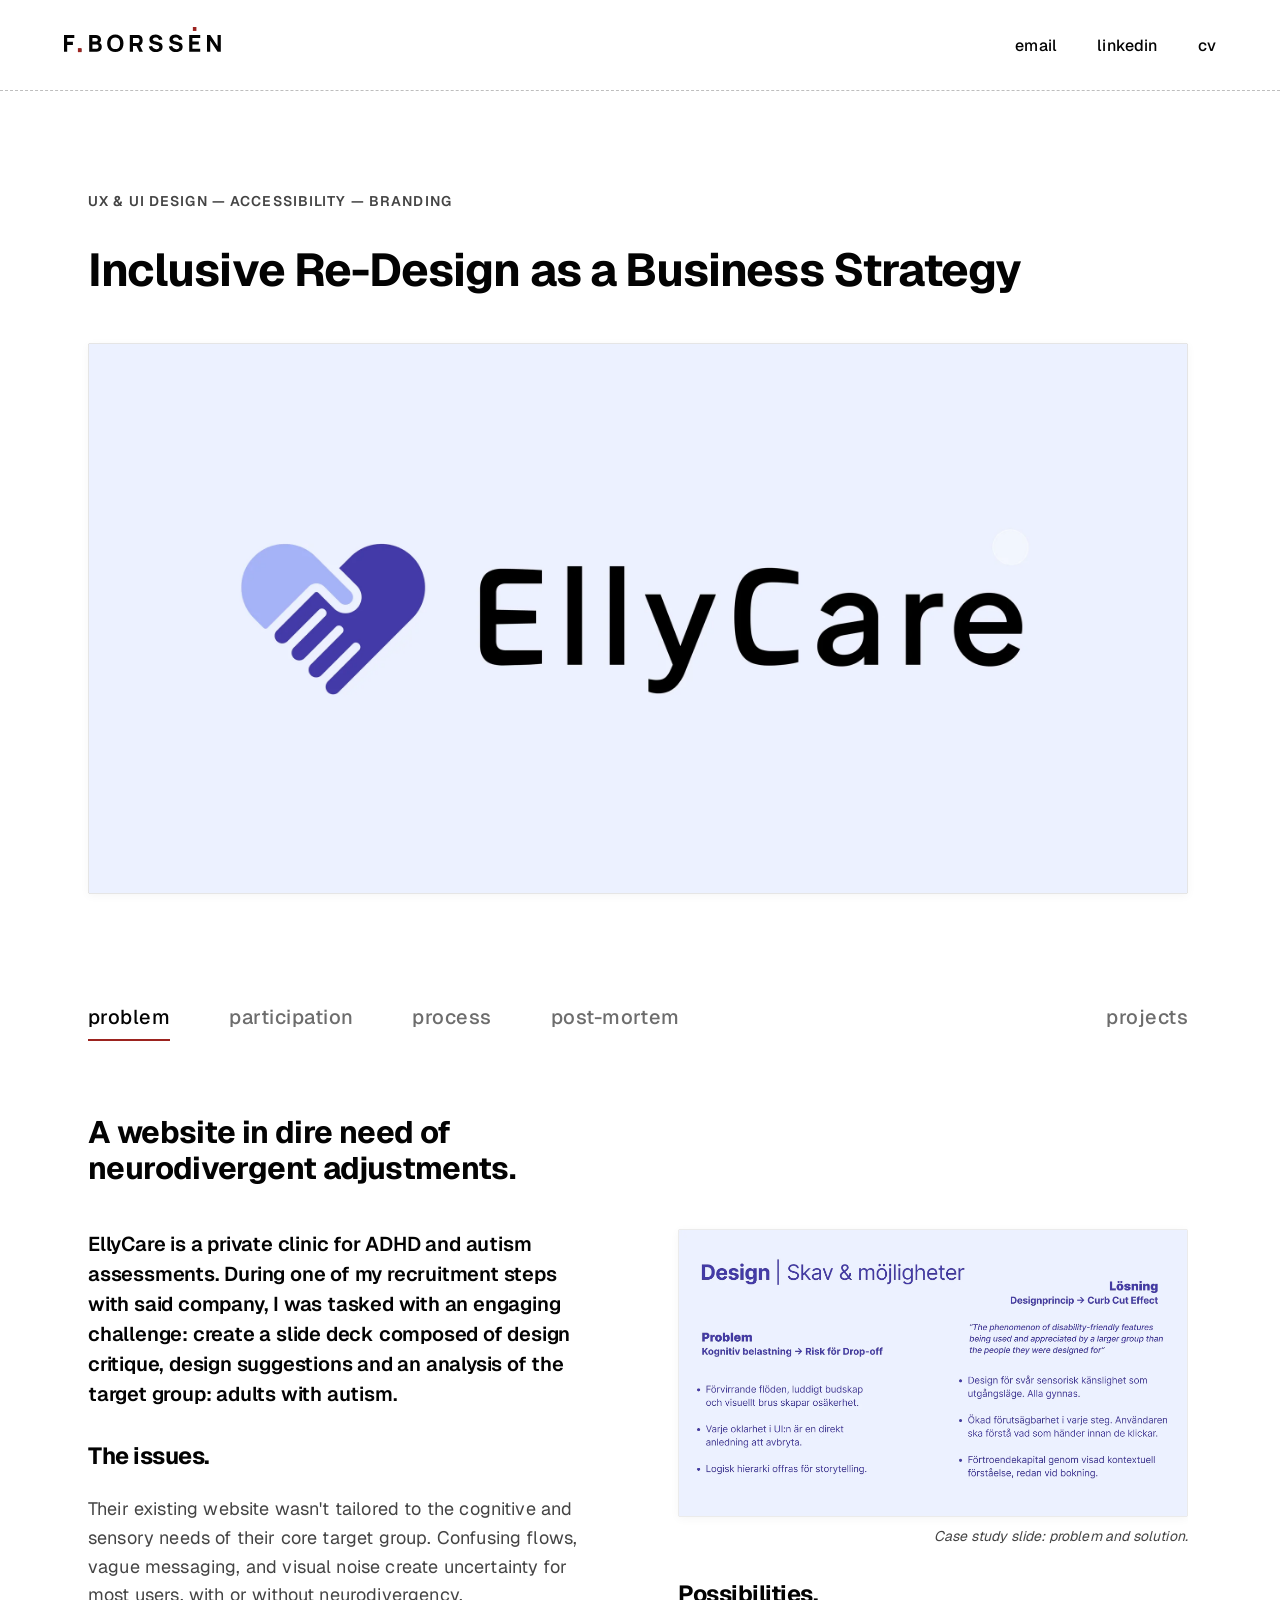
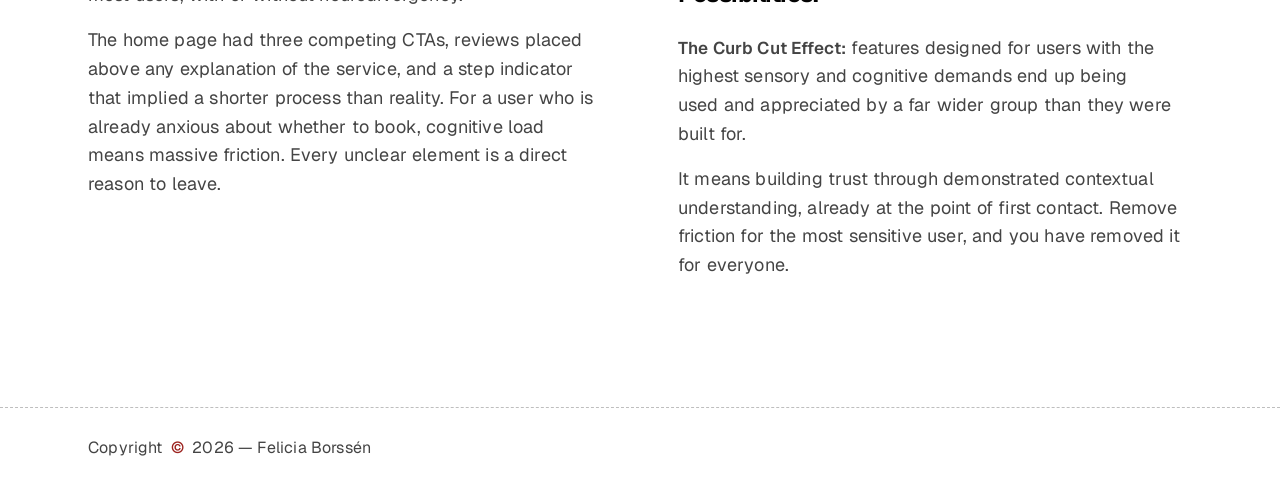
<file: ellycare.html>
<!DOCTYPE html>
<html lang="en">
<head>
    <meta charset="UTF-8">
    <meta name="viewport" content="width=device-width, initial-scale=1.0">
    <title>EllyCare — Felicia Borssen</title>
    <link rel="preconnect" href="https://fonts.googleapis.com">
    <link rel="preconnect" href="https://fonts.gstatic.com" crossorigin>
    <link href="https://fonts.googleapis.com/css2?family=Geist:wght@100;200;300;400;500;600;700;800;900&family=Inter:wght@400;500;600;700&family=Manrope:wght@300;400;500;600;700;800&family=Sacramento&display=swap" rel="stylesheet">
    <link rel="stylesheet" href="assets/css/style.css">
</head>
<body class="page-ellycare">
    <div class="container">
        <!-- Site header -->
        <header class="site-header">
            <div class="site-header__inner">
                <a href="index.html" class="site-header__branding">
                    <img src="assets/images/global/logo.svg" alt="F.Borssén" width="181" height="30">
                </a>
                <nav class="menu">
                    <ul class="menu__list">
                        <li class="menu__item">
                            <a href="mailto:felicia.work.inbox@gmail.com" class="animated-link">
                                <span class="animated-link__text">email</span><span class="animated-link__arrow"><svg viewBox="0 0 14 14" fill="none" xmlns="http://www.w3.org/2000/svg"><path d="M3.5 10.5L10.5 3.5M10.5 3.5H5M10.5 3.5V9" stroke="#9C231F" stroke-width="1.8" stroke-linecap="round" stroke-linejoin="round"/></svg></span>
                            </a>
                        </li>
                        <li class="menu__item">
                            <a href="https://www.linkedin.com/in/felicia-borss%C3%A9n-008252253/" class="animated-link" target="_blank" rel="noopener">
                                <span class="animated-link__text">linkedin</span><span class="animated-link__arrow"><svg viewBox="0 0 14 14" fill="none" xmlns="http://www.w3.org/2000/svg"><path d="M3.5 10.5L10.5 3.5M10.5 3.5H5M10.5 3.5V9" stroke="#9C231F" stroke-width="1.8" stroke-linecap="round" stroke-linejoin="round"/></svg></span>
                            </a>
                        </li>
                        <li class="menu__item">
                            <a href="assets/images/global/cv-felicia-borssen-2026.pdf" class="animated-link" target="_blank" rel="noopener">
                                <span class="animated-link__text">cv</span><span class="animated-link__arrow"><svg viewBox="0 0 14 14" fill="none" xmlns="http://www.w3.org/2000/svg"><path d="M3.5 10.5L10.5 3.5M10.5 3.5H5M10.5 3.5V9" stroke="#9C231F" stroke-width="1.8" stroke-linecap="round" stroke-linejoin="round"/></svg></span>
                            </a>
                        </li>
                    </ul>
                </nav>
            </div>
            <hr class="separator site-header__separator" aria-hidden="true">
        </header>


        <!-- Main content -->
        <main class="site-content">
            <section class="project-hero">
                <div class="project-hero__header">
                    <p class="project-hero__eyebrow">UX &amp; UI Design &mdash; Accessibility &mdash; Branding</p>
                    <h1>Inclusive Re-Design as a Business Strategy</h1>
                </div>
                <figure class="project-hero__image-wrap">
                    <img src="assets/images/ellycare/hero.webp" alt="EllyCare inclusive healthcare platform design" class="project-hero__image">
                </figure>
            </section>

            <section class="project-tabs">
                <div class="tabs">
                    <div class="tabs__buttons">
                        <button class="tabs__button tabs__button--active" data-tab="problem">Problem</button>
                        <button class="tabs__button" data-tab="participation">Participation</button>
                        <button class="tabs__button" data-tab="process">Process</button>
                        <button class="tabs__button" data-tab="post-mortem">Post-Mortem</button>
<button class="tabs__button" data-tab="projects">Projects</button>
                    </div>

                    <div class="tabs__content">
                        <div class="tabs__panel tabs__panel--active" data-tab-id="problem">
                            <div class="tab-intro">
                                <p class="tab-intro__hook">A website in dire need of neurodivergent adjustments.</p>
                            </div>
                            <div class="brief-cols">
                                <div class="brief-col">
                                    <p class="tab-intro__sub">EllyCare is a private clinic for ADHD and autism assessments. During one of my recruitment steps with said company, I was tasked with an engaging challenge: create a slide deck composed of design critique, design suggestions and an analysis of the target group: adults with autism.</p>
                                    <h3 class="tab-label">The issues.</h3>
                                    <p>Their existing website wasn't tailored to the cognitive and sensory needs of their core target group. Confusing flows, vague messaging, and visual noise create uncertainty for most users, with or without neurodivergency.</p>
                                    <p>The home page had three competing CTAs, reviews placed above any explanation of the service, and a step indicator that implied a shorter process than reality. For a user who is already anxious about whether to book, cognitive load means massive friction. Every unclear element is a direct reason to leave.</p>
                                </div>
                                <div class="brief-col">
                                    <div class="process-image-wrap">
                                        <img src="assets/images/ellycare/slide-problem.webp" alt="Slide from my stakeholder presentation deck outlining the core design problem and solution principle" loading="lazy">
                                    </div>
                                    <p class="process-caption process-caption--right">Case study slide: problem and solution.</p>
                                    <h3 class="tab-label">Possibilities.</h3>
                                    <p><strong>The Curb Cut Effect:</strong> features designed for users with the highest sensory and cognitive demands end up being used and appreciated by a far wider group than they were built for.</p>
                                    <p>It means building trust through demonstrated contextual understanding, already at the point of first contact. Remove friction for the most sensitive user, and you have removed it for everyone.</p>
                                </div>
                            </div>
                        </div>

                        <div class="tabs__panel" data-tab-id="participation">
                            <div class="brief-cols">
                                <div class="brief-col">
                                    <h3 class="tab-label">What I did.</h3>
                                    <ul>
                                        <li><strong>Website redesign prototype:</strong> information architecture, content hierarchy, visual design.</li>
                                        <li><strong>Accessibility panel:</strong> five user-controlled settings for reduced cognitive noise.</li>
                                        <li><strong>Brand identity revamp:</strong> new logo variants and improved color system.</li>
                                        <li><strong>Target group analysis:</strong> 4 different personas, mapped barriers and trust signals for each.</li>
                                        <li><strong>Marketing concepts:</strong> detailed concepts presented for each persona.</li>
                                        <li><strong>Prototype &amp; usability testing:</strong> tested accessibility modal with neurodivergent users.</li>
                                    </ul>
                                </div>
                                <div class="brief-col">
                                    <h3 class="tab-label">How I did it.</h3>
                                    <ul>
                                        <li><strong>Independent case study:</strong> from audit to final prototype, in just 2 days.</li>
                                        <li><strong>Clinical grounding:</strong> design decisions built on 10 years of experience.</li>
                                        <li><strong>Heuristic evaluation:</strong> of the original site, before any design decisions.</li>
                                        <li><strong>Accessibility validation:</strong> continuous contrast checks and a11y settings throughout.</li>
                                        <li><strong>Tools:</strong> Figma + MCP integration + Claude Code, Lovable.</li>
                                    </ul>
                                </div>
                            </div>
                        </div>

                        <div class="tabs__panel" data-tab-id="process">
                            <div class="process-blocks">

                                <!-- Block 1: Hook/lead left, audit slide right -->
                                <div class="process-block">
                                    <div class="tab-intro">
                                        <p class="tab-intro__hook">Doing weeks of work in a couple of days? Sure.</p>
                                    </div>
                                    <div class="process-block__row">
                                        <div class="process-block__text">
                                            <p class="tab-intro__sub">The task at hand was for an extensive recruitment process. I was in the final few out of 1200 applicants, and needed to give consolidated output, with a slim time frame.</p>
                                            <p>I started with a breif heuristic evaluation, before any design decisions were made. Each issue was tied to a specific user barrier, not a personal design preference. The information architecture was restructured around one guiding question: what does an uncertain and potentially neurodivergent adult need to understand? And in what order?</p>
                                        </div>
                                        <div class="process-block__media">
                                            <div class="process-image-wrap">
                                                <img src="assets/images/ellycare/slide-critique.webp" alt="Heuristic analysis of the original EllyCare site with four numbered UX issues annotated" loading="lazy">
                                            </div>
                                            <p class="process-caption process-caption--right">Case study slide: audit of existing website.</p>
                                        </div>
                                    </div>
                                </div>

                                <!-- Block 2: Before — image left, sticky text right -->
                                <div class="process-block">
                                    <div class="process-block__row">
                                        <div class="process-block__media">
                                            <div class="process-image-wrap">
                                                <img src="assets/images/ellycare/website-before.webp" alt="Original EllyCare website with three competing CTAs and cluttered layout" loading="lazy" data-zoom-levels="1,1.65,2.5,4">
                                            </div>
                                            <p class="process-caption">Original site.</p>
                                        </div>
                                        <div class="process-block__text">
                                            <h3 class="tab-label">Before.</h3>
                                            <ul>
                                                <li>Strong and vibrant purple accent color. Questionable legibility on promotion banner at top of page.</li>
                                                <li>Three competing CTAs without coherent design logic or UX writing.</li>
                                                <li>Hero image implied sole focus on children and was visually cluttered in itself.</li>
                                                <li>Reviews placed before the service explanation, which sacrifices hierarchical clarity for social validation.</li>
                                                <li>Heading adjacent to service explanation questions how to book. Content below doesn't answer it, at all.</li>
                                                <li>Step indicators implied a shorter process than reality.</li>
                                                <li>Step indicators non-clickable "price tags" almost identical to global button design.</li>
                                            </ul>
                                        </div>
                                    </div>
                                </div>

                                <!-- Block 3: After — sticky text left, image right -->
                                <div class="process-block">
                                    <div class="process-block__row">
                                        <div class="process-block__text">
                                            <h3 class="tab-label">After.</h3>
                                            <ul>
                                                <li>Accessibility panel and mode toggle in the header for different types of sensory filtering. Control takes precedence over aesthetics.</li>
                                                <li>A more logical flow and clearer navigation, prioritized over storytelling and social signals.</li>
                                                <li>Accordions for progressive disclosure, where additional information is an active choice for the user.</li>
                                                <li>Calmer and more muted color system, while still maintaining current graphical branding feel.</li>
                                                <li>Informational videos since studies prove that video walkthroughs significantly reduce pre-visit anxiety for autistic individuals, by establishing a predictable cognitive map.</li>
                                                <li>Overall smaller videos and images, to decrease cognitive load. No automatic play, of course.</li>
                                                <li>When social signaling happens, it's mostly used for comforting, important and relevant information.</li>
                                            </ul>
                                        </div>
                                        <div class="process-block__media">
                                            <div class="process-image-wrap">
                                                <img src="assets/images/ellycare/website-my-redesign.webp" alt="Redesigned EllyCare site with single entry point, logical content flow, and adult-inclusive imagery" loading="lazy" data-zoom-levels="1,1.65,2.5,4">
                                            </div>
                                            <p class="process-caption">Redesign.</p>
                                        </div>
                                    </div>
                                </div>

                                <!-- Block 4: Brand identity — logos left, text right -->
                                <div class="process-block">
                                    <div class="process-block__row">
                                        <div class="process-block__media">
                                            <div class="logo-pair logo-pair--no-divider">
                                                <div class="logo-pair__item">
                                                    <p class="process-caption">Original logo.</p>
                                                    <div class="process-image-wrap process-image-wrap--logo process-image-wrap--no-lightbox">
                                                        <img src="assets/images/ellycare/old-logo.webp" alt="Original EllyCare logo" loading="lazy">
                                                    </div>
                                                </div>
                                                <div class="logo-pair__item">
                                                    <p class="process-caption">My logo variants.</p>
                                                    <div class="process-image-wrap process-image-wrap--logo">
                                                        <img src="assets/images/ellycare/new-logos.webp" alt="Proposed new EllyCare logo variants" loading="lazy">
                                                    </div>
                                                </div>
                                            </div>
                                        </div>
                                        <div class="process-block__text">
                                            <h3 class="tab-label">Brand identity.</h3>
                                            <p class="brand-bullet"><span class="brand-bullet__label">Colors:</span> There was no time for an extensive new graphical profile, I decided to lean on existing colors but deepen and mute them. My goal was to lean away from the visual language of (exclusively) childrens healthcare, without giving too big of a re-brand to grasp for the company.</p>
                                            <p class="brand-bullet"><span class="brand-bullet__label">Fonts:</span> Existing font Inter is well known and has good legibility, but to increase warmth just a nudge, I decided on DM Sans. In retrospect I would have chosen Atkinson Hyperlegible, instead, to accomodate for the well-known dyslexic comorbidity in the neurodivergent community.</p>
                                            <p class="brand-bullet"><span class="brand-bullet__label">Logo:</span> To achieve an open, modern feel, I swapped the existing serif for a clean pairing of Exo and Plus Jakarta Sans. I explored three visual variations of the "heart theme," using two colors in each to represent the patient and caregiver as a team. The puzzle piece symbol was intentionally excluded from the final prototype due to its controversial associations.</p>
                                        </div>
                                    </div>
                                </div>

                                <!-- Block 5: Accessibility modal — text left, image right -->
                                <div class="process-block">
                                    <div class="process-block__row process-block__row--centered">
                                        <div class="process-block__text">
                                            <h3 class="tab-label">Expected accessibility.</h3>
                                            <p>The accessibility settings panel was the first "aha moment" of the project. The idea presented itself during my inital audit, where the <strong>7th of Jakob Nielsen's famous 10 usability heuristics: Flexibility and Efficiency of Use</strong>, came to mind.</p>
                                            <p>There's similar existing plug-ins for browsers, but the handfull of users who guerilla tested my prototype prefered my quick mock-up, as a first entry-point for basic settings. Easy to find and requiring very little effort for the user. According to the majority: a feature that's to be expected on a website geared towards their neurodivergent target group.</p>
                                        </div>
                                        <div class="process-block__media">
                                            <div class="process-image-wrap">
                                                <img src="assets/images/ellycare/accessibility-panel.webp" alt="EllyCare accessibility settings panel with five user-controlled toggles: calm mode, dark mode, simple Swedish, reduce motion, reduce media" loading="lazy">
                                            </div>
                                            <p class="process-caption">Accessibility panel: Calm Mode, Dark Mode, Simple Swedish, Reduce Motion, Reduce Media.</p>
                                        </div>
                                    </div>
                                </div>

                            </div>
                        </div>

                        <!-- Post-Mortem -->
                        <div class="tabs__panel" data-tab-id="post-mortem">
                            <div class="tab-intro">
                                <p class="tab-intro__hook">Retrospect & reflections.</p>
                            </div>
                            <div class="brief-cols">
                                <div class="brief-col">
                                    <ul>
                                        <li>The hardest design argument to make is one that relies on principle. The easiest connects to drop-off and revenue. This project taught me to make both at once.</li>
                                        <li>My suggestions varied in feasibility, ranging from easy to moderate, and that smörgåsbord of low-to-medium-hanging-fruit was something stakeholders appreciated.</li>
                                        <li>Looking back, there are details I would have changed, like using the more accessible Atkinson Legible font. Given the constraints of a work sample, these are lessons I'll put to use in future projects.</li>
                                    </ul>
                                </div>
                                <div class="brief-col">
                                    <ul>
                                        <li>The recruitment process was put on hold because of operational reasons within the company. My roadmap would have involved a comprehensive digital restructuring by aligning the branding, smoothing out the user flows, and prioritizing accessibility.</li>
                                        <li>Reworking just a couple of the issues I've pointed out should be the baseline MVP for Ellycare going forward, and a meaningful step toward the experience their users actually deserve.</li>
                                    </ul>
                                </div>
                            </div>
                        </div>

                        <!-- Other Cases -->
                        <div class="tabs__panel" data-tab-id="projects">
                            <div class="other-cases-grid">
                                <a href="empley.html" class="project-card">
                                    <div class="project-card__image-wrap">
                                        <img src="assets/images/empley/hero.webp" alt="Workforce planning platform interface" class="project-card__image" loading="lazy">
                                        <div class="project-card__overlay" aria-hidden="true">
                                            <span class="project-card__overlay-text">View project</span>
                                            <p class="project-card__overlay-description">Total UX &amp; UI redesign condensed into 10 hours per week, for 6 weeks.</p>
                                            <div class="project-card__overlay-tags">
                                                <span class="project-card__overlay-tag">UX &amp; UI Design</span>
                                                <span class="project-card__overlay-tag">B2B SaaS</span>
                                                <span class="project-card__overlay-tag">Agile Work</span>
                                            </div>
                                        </div>
                                    </div>
                                    <div class="project-card__text">
                                        <p class="project-hero__eyebrow">2026 &mdash; Early-stage startup project</p>
                                        <h3 class="project-card__title">Workforce Planning Tool: from Cluttered to Clear</h3>
                                    </div>
                                </a>
                                <a href="recorded-future.html" class="project-card">
                                    <div class="project-card__image-wrap">
                                        <img src="assets/images/recorded-future/hero.webp" alt="Cyber security platform dashboard" class="project-card__image" loading="lazy">
                                        <div class="project-card__overlay" aria-hidden="true">
                                            <span class="project-card__overlay-text">View project</span>
                                            <p class="project-card__overlay-description">Systematic navigation research across four phases at Recorded Future.</p>
                                            <div class="project-card__overlay-tags">
                                                <span class="project-card__overlay-tag">UX Research</span>
                                                <span class="project-card__overlay-tag">Usability Testing</span>
                                                <span class="project-card__overlay-tag">Enterprise</span>
                                            </div>
                                        </div>
                                    </div>
                                    <div class="project-card__text">
                                        <p class="project-hero__eyebrow">2023 &mdash; Internship project</p>
                                        <h3 class="project-card__title">My Research Impact at a Cyber Security Company</h3>
                                    </div>
                                </a>
                                <a href="ballograf.html" class="project-card">
                                    <div class="project-card__image-wrap">
                                        <img src="assets/images/ballograf/hero.webp" alt="Ballograf pen customization redesign" class="project-card__image" loading="lazy">
                                        <div class="project-card__overlay" aria-hidden="true">
                                            <span class="project-card__overlay-text">View project</span>
                                            <p class="project-card__overlay-description">Service design research for an iconic Swedish pen brand.</p>
                                            <div class="project-card__overlay-tags">
                                                <span class="project-card__overlay-tag">Service Design</span>
                                                <span class="project-card__overlay-tag">B2C</span>
                                                <span class="project-card__overlay-tag">Branding</span>
                                            </div>
                                        </div>
                                    </div>
                                    <div class="project-card__text">
                                        <p class="project-hero__eyebrow">2023 &mdash; Academic project</p>
                                        <h3 class="project-card__title">How We Found Business Value in a Quiet Feature</h3>
                                    </div>
                                </a>
                            </div>
                        </div>
                    </div>
                </div>
            </section>

        </main>

        <footer class="site-footer">
            <hr class="site-footer__separator" aria-hidden="true">
            <div class="site-footer__inner">
                <p>Copyright <span class="copyright-symbol">&copy;</span> 2026 &mdash; Felicia Borss&eacute;n</p>
                <ul class="menu__list">
                    <li class="menu__item">
                        <a href="mailto:felicia.work.inbox@gmail.com" class="animated-link">
                            <span class="animated-link__text">email</span><span class="animated-link__arrow"><svg viewBox="0 0 14 14" fill="none" xmlns="http://www.w3.org/2000/svg"><path d="M3.5 10.5L10.5 3.5M10.5 3.5H5M10.5 3.5V9" stroke="#9C231F" stroke-width="1.8" stroke-linecap="round" stroke-linejoin="round"/></svg></span>
                        </a>
                    </li>
                    <li class="menu__item">
                        <a href="https://www.linkedin.com/in/felicia-borss%C3%A9n-008252253/" class="animated-link" target="_blank" rel="noopener">
                            <span class="animated-link__text">linkedin</span><span class="animated-link__arrow"><svg viewBox="0 0 14 14" fill="none" xmlns="http://www.w3.org/2000/svg"><path d="M3.5 10.5L10.5 3.5M10.5 3.5H5M10.5 3.5V9" stroke="#9C231F" stroke-width="1.8" stroke-linecap="round" stroke-linejoin="round"/></svg></span>
                        </a>
                    </li>
                    <li class="menu__item">
                        <a href="assets/images/global/cv-felicia-borssen-2026.pdf" class="animated-link" target="_blank" rel="noopener">
                            <span class="animated-link__text">cv</span><span class="animated-link__arrow"><svg viewBox="0 0 14 14" fill="none" xmlns="http://www.w3.org/2000/svg"><path d="M3.5 10.5L10.5 3.5M10.5 3.5H5M10.5 3.5V9" stroke="#9C231F" stroke-width="1.8" stroke-linecap="round" stroke-linejoin="round"/></svg></span>
                        </a>
                    </li>
                </ul>
            </div>
        </footer>
    </div>

    <script src="assets/js/tabs.js" defer></script>
    <script src="assets/js/header.js" defer></script>
    <script src="assets/js/lightbox.js" defer></script>
</body>
</html>
</file>
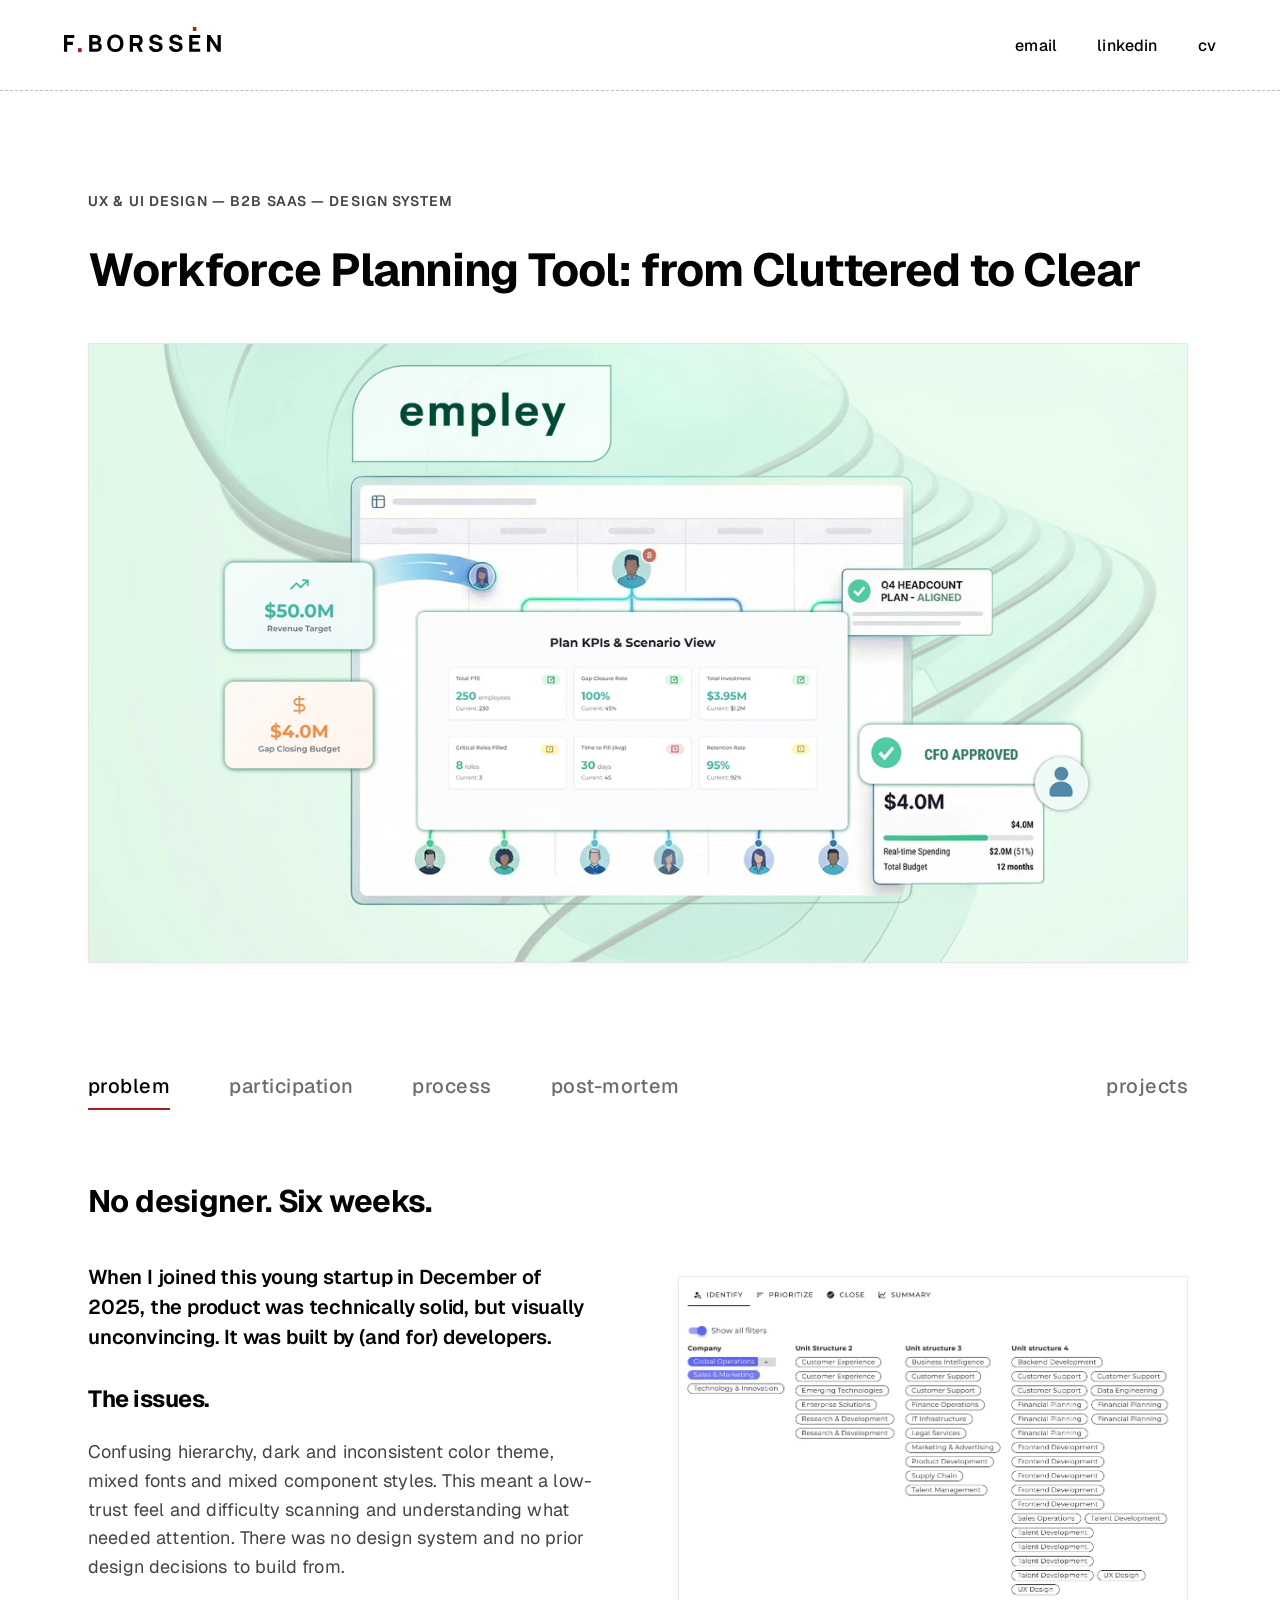
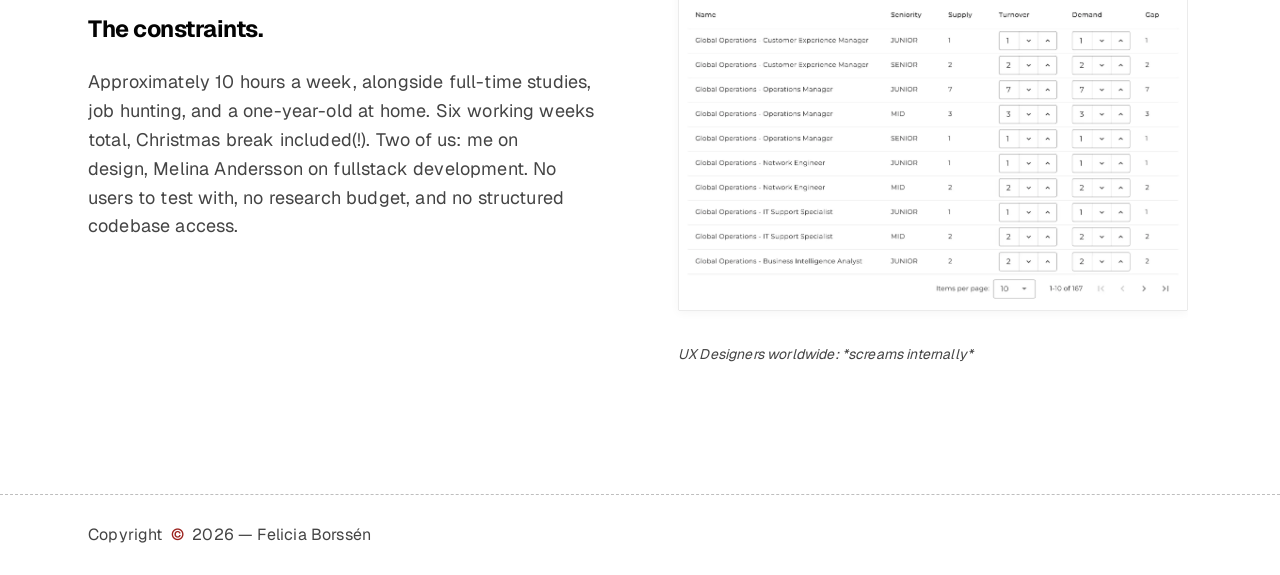
<file: empley.html>
<!DOCTYPE html>
<html lang="en">
<head>
    <meta charset="UTF-8">
    <meta name="viewport" content="width=device-width, initial-scale=1.0">
    <title>Workforce Planning — Felicia Borssen</title>
    <link rel="preconnect" href="https://fonts.googleapis.com">
    <link rel="preconnect" href="https://fonts.gstatic.com" crossorigin>
    <link href="https://fonts.googleapis.com/css2?family=Geist:wght@100;200;300;400;500;600;700;800;900&family=Inter:wght@400;500;600;700&family=Manrope:wght@300;400;500;600;700;800&family=Sacramento&display=swap" rel="stylesheet">
    <link rel="stylesheet" href="assets/css/style.css">
</head>
<body class="page-empley">
    <div class="container">
        <!-- Site header -->
        <header class="site-header">
            <div class="site-header__inner">
                <a href="index.html" class="site-header__branding">
                    <img src="assets/images/global/logo.svg" alt="F.Borssén" width="181" height="30">
                </a>
                <nav class="menu">
                    <ul class="menu__list">
                        <li class="menu__item">
                            <a href="mailto:felicia.work.inbox@gmail.com" class="animated-link">
                                <span class="animated-link__text">email</span><span class="animated-link__arrow"><svg viewBox="0 0 14 14" fill="none" xmlns="http://www.w3.org/2000/svg"><path d="M3.5 10.5L10.5 3.5M10.5 3.5H5M10.5 3.5V9" stroke="#9C231F" stroke-width="1.8" stroke-linecap="round" stroke-linejoin="round"/></svg></span>
                            </a>
                        </li>
                        <li class="menu__item">
                            <a href="https://www.linkedin.com/in/felicia-borss%C3%A9n-008252253/" class="animated-link" target="_blank" rel="noopener">
                                <span class="animated-link__text">linkedin</span><span class="animated-link__arrow"><svg viewBox="0 0 14 14" fill="none" xmlns="http://www.w3.org/2000/svg"><path d="M3.5 10.5L10.5 3.5M10.5 3.5H5M10.5 3.5V9" stroke="#9C231F" stroke-width="1.8" stroke-linecap="round" stroke-linejoin="round"/></svg></span>
                            </a>
                        </li>
                        <li class="menu__item">
                            <a href="assets/images/global/cv-felicia-borssen-2026.pdf" class="animated-link" target="_blank" rel="noopener">
                                <span class="animated-link__text">cv</span><span class="animated-link__arrow"><svg viewBox="0 0 14 14" fill="none" xmlns="http://www.w3.org/2000/svg"><path d="M3.5 10.5L10.5 3.5M10.5 3.5H5M10.5 3.5V9" stroke="#9C231F" stroke-width="1.8" stroke-linecap="round" stroke-linejoin="round"/></svg></span>
                            </a>
                        </li>
                    </ul>
                </nav>
            </div>
            <hr class="separator site-header__separator" aria-hidden="true">
        </header>


        <!-- Main content -->
        <main class="site-content">

            <!-- Hero -->
            <section class="project-hero">
                <div class="project-hero__header">
                    <p class="project-hero__eyebrow">UX &amp; UI Design &mdash; B2B SaaS &mdash; Design System</p>
                    <h1>Workforce Planning Tool: from Cluttered to Clear</h1>
                </div>
                <figure class="project-hero__image-wrap">
                    <img src="assets/images/empley/hero.webp" alt="Workforce planning platform redesign — new dashboard overview" class="project-hero__image project-hero__image--full">
                </figure>
            </section>

            <!-- Tabs -->
            <section class="project-tabs">
                <div class="tabs">
                    <div class="tabs__buttons">
                        <button class="tabs__button tabs__button--active" data-tab="problem">Problem</button>
                        <button class="tabs__button" data-tab="participation">Participation</button>
                        <button class="tabs__button" data-tab="process">Process</button>
                        <button class="tabs__button" data-tab="post-mortem">Post-Mortem</button>
<button class="tabs__button" data-tab="projects">Projects</button>
                    </div>

                    <div class="tabs__content">

                        <!-- Brief -->
                        <div class="tabs__panel tabs__panel--active" data-tab-id="problem">
                            <div class="tab-intro">
                                <p class="tab-intro__hook">No designer. Six weeks.</p>
                            </div>
                            <div class="tab-cols">
                                <div>
                                    <p class="tab-intro__sub">When I joined this young startup in December of 2025, the product was technically solid, but visually unconvincing. It was built by (and for) developers.</p>
                                    <h3 class="tab-label">The issues.</h3>
                                    <p>Confusing hierarchy, dark and inconsistent color theme, mixed fonts and mixed component styles. This meant a low-trust feel and difficulty scanning and understanding what needed attention. There was no design system and no prior design decisions to build from.</p>
                                    <h3 class="tab-label">The constraints.</h3>
                                    <p>Approximately 10 hours a week, alongside full-time studies, job hunting, and a one-year-old at home. Six working weeks total, Christmas break included(!). Two of us: me on design, Melina Andersson on fullstack development. No users to test with, no research budget, and no structured codebase access.</p>
                                </div>
                                <div class="tab-cols__aside">
                                    <div class="process-image-wrap process-image-wrap--scaled">
                                        <img src="assets/images/empley/old-filtering-example.webp" alt="Old filter UI before redesign" loading="lazy">
                                    </div>
                                    <p class="process-caption">UX Designers worldwide: <em>*screams internally*</em></p>
                                </div>
                            </div>
                        </div>

                        <!-- My Role -->
                        <div class="tabs__panel" data-tab-id="participation">
                            <div class="tab-intro">
                                <p class="tab-intro__hook">Sole UX &amp; UI Designer.</p>
                            </div>
                            <div class="brief-cols">
                                <div class="brief-col">
                                    <p class="tab-intro__sub">As the first and only (actual) designer, I owned everything from brand analysis to micro-interaction decisions. Melina, my genuinely brilliant fullstack developer, was simultaneously writing and shipping the product. Handoffs needed to be clear enough to implement without back-and-forth we didn't have time for.</p>
                                    <h3 class="tab-label">My design work.</h3>
                                    <ul>
                                        <li>Brand strategy, present and future.</li>
                                        <li>Interaction and component design.</li>
                                        <li>Information architecture across the entire product.</li>
                                        <li>Brand asset updates for favicon, logos, CMYK print files.</li>
                                    </ul>
                                </div>
                                <div class="brief-col">
                                    <h3 class="tab-label">My workflow and delivery.</h3>
                                    <p>There wasn't time to learn the perfect vibe coding workflow, yet. But I gave myself the time to sit down, brainstorm and draw up an AI workflow for myself.</p>
                                    <ol class="accented-list">
                                        <li>I set up Southleft's "figma-console-mcp" by TJ Pitre, instead of Figma's official MCP, since it was technically superior.</li>
                                        <li>I got that MCP connection to automate repetitive and time-consuming tasks in the design system and during the prototype phase.</li>
                                        <li>When the prototype felt like a fleshed-out skeleton, I linked both it and the design system as a reference, into Figma Make.</li>
                                        <li>This meant faster iterations with better results, and decent zipped React files, for my developer.</li>
                                    </ol>
                                </div>
                            </div>
                        </div>

                        <!-- Process -->
                        <div class="tabs__panel" data-tab-id="process">
                            <div class="process-blocks">

                                <!-- Block 1: hook/lead + visual direction left, logos right -->
                                <div class="process-block">
                                    <div class="tab-intro">
                                        <p class="tab-intro__hook">Ship now. Fix it in post.</p>
                                    </div>
                                    <div class="process-block__row process-block__row--centered">
                                        <div class="process-block__text">
                                            <p class="tab-intro__sub">Six weeks is too short for a full rebrand and exactly long enough to set one in motion. The work ran on two tracks simultaneously: ship a beta-ready product, and lock in a visual direction the founders could build toward after launch.</p>
                                            <h3 class="tab-label">Visual direction.</h3>
                                            <p>My deep-dive competitor analysis established where Empley sat in the market and where it could go. The proposed overall rebrand direction (Space Grotesk font, orange and purple accent colors) was approved by the founders as the next big design system task for me, after launch.</p>
                                            <p>For beta, I decided on the path of least resistance, until time for a bigger re-brand was possible. This meant white base, with green and black primary accents, to keep everything aligned with existing materials.</p>
                                        </div>
                                        <div class="process-block__media">
                                            <div class="logo-pair">
                                                <div class="logo-pair__item">
                                                    <div class="process-image-wrap process-image-wrap--logo process-image-wrap--no-lightbox">
                                                        <img src="assets/images/empley/logo-current.svg" alt="Current Empley logo" loading="lazy">
                                                    </div>
                                                    <p class="process-caption">Current logo.</p>
                                                </div>
                                                <div class="logo-pair__item">
                                                    <div class="process-image-wrap process-image-wrap--logo process-image-wrap--no-lightbox">
                                                        <img src="assets/images/empley/logo-new.svg" alt="Proposed new Empley logo" loading="lazy">
                                                    </div>
                                                    <p class="process-caption">My logo.</p>
                                                </div>
                                            </div>
                                        </div>
                                    </div>
                                </div>

                                <!-- Block 2: Dashboard — images left, text right -->
                                <div class="process-block">
                                    <div class="process-block__row">
                                        <div class="process-block__media">
                                            <div class="process-stack">
                                                <div class="process-stack__item">
                                                    <div class="process-image-wrap">
                                                        <img src="assets/images/empley/overview-before.webp" alt="Dashboard overview before redesign" loading="lazy">
                                                    </div>
                                                    <p class="process-caption">Before: developer-built, dark theme, no visual hierarchy.</p>
                                                </div>
                                                <div class="process-stack__item">
                                                    <div class="process-image-wrap">
                                                        <img src="assets/images/empley/overview-new.webp" alt="Dashboard overview after redesign" loading="lazy">
                                                    </div>
                                                    <p class="process-caption">After: light theme, simplified architecture, demo-ready panels.</p>
                                                </div>
                                            </div>
                                        </div>
                                        <div class="process-block__text process-block__text--timeline">
                                            <h3 class="tab-label">Dashboard.</h3>
                                            <h3 class="tab-label tab-label--sub">Before</h3>
                                            <ul>
                                                <li>No real product data yet, which made the huge metrics a waste of (important) space.</li>
                                                <li>Developer-built dark theme with no visual system.</li>
                                                <li>Metric boxes exposed empty states with no explanation.</li>
                                                <li>Icon clutter competing with the data.</li>
                                                <li>No clear hierarchy or entry points for sales walkthroughs.</li>
                                            </ul>
                                            <h3 class="tab-label tab-label--sub">After</h3>
                                            <ul>
                                                <li>Light theme with simplified, legible architecture.</li>
                                                <li>Context messaging on empty metric boxes: demo-appropriate, not broken-looking.</li>
                                                <li>Icon language stripped back to essentials.</li>
                                                <li>Two feature entry-point panels built specifically for sales walkthroughs.</li>
                                            </ul>
                                        </div>
                                    </div>
                                </div>

                                <!-- Block 3: Form Redesign — text left, images right -->
                                <div class="process-block">
                                    <div class="process-block__row">
                                        <div class="process-block__text process-block__text--timeline">
                                            <h3 class="tab-label">Plan creation form.</h3>
                                            <h3 class="tab-label tab-label--sub">Before</h3>
                                            <ul>
                                                <li>Flat pill structure, fine at small scale but unmanageable for enterprise clients with hundreds of departments.</li>
                                                <li>HR teams had to scroll through everything: no filtering, no grouping.</li>
                                                <li>Broke visually and functionally at enterprise scale.</li>
                                            </ul>
                                            <h3 class="tab-label tab-label--sub">After</h3>
                                            <ul>
                                                <li><strong>Progressive disclosure:</strong> tree hierarchy for top-level categories, accordions for sub-departments.</li>
                                                <li>Checkboxes for multi-select across nested levels.</li>
                                                <li>Designed to scale from a 20-person company to a 20,000-person one.</li>
                                                <li>Evolved into a modal format mid-sprint as the plan management structure clarified.</li>
                                            </ul>
                                        </div>
                                        <div class="process-block__media">
                                            <div class="process-stack">
                                                <div class="process-stack__item">
                                                    <div class="process-image-wrap">
                                                        <img src="assets/images/empley/planview-before.webp" alt="Plan creation form before redesign" loading="lazy">
                                                    </div>
                                                    <p class="process-caption">Before: flat pill structure, breaks at enterprise scale.</p>
                                                </div>
                                                <div class="process-stack__item">
                                                    <div class="process-image-wrap">
                                                        <img src="assets/images/empley/planview-new.webp" alt="Plan creation form after redesign" loading="lazy">
                                                    </div>
                                                    <p class="process-caption">After: progressive disclosure, tree hierarchy, sub-department accordions.</p>
                                                </div>
                                            </div>
                                        </div>
                                    </div>
                                </div>

                                <!-- Block 4: Five-step workflow — images left, text right -->
                                <div class="process-block">
                                    <div class="process-block__row">
                                        <div class="process-block__media">
                                            <div class="process-image-wrap">
                                                <img src="assets/images/empley/step-1-scope.webp" alt="Step 1: Scope, the first of five workforce planning workflow steps" loading="lazy">
                                            </div>
                                        </div>
                                        <div class="process-block__text">
                                            <h3 class="tab-label">The five-step workflow.</h3>
                                            <p>The "create plan" flow was complex, packing an information-heavy enterprise HR landscape into five steps. While intermediate users could navigate this easily, beginners risked getting lost in metrics like FTE gaps, attrition forecasts, and cost columns. To balance this data-density, contextual guideposts were crucial.</p>
                                            
                                            <ul>
                                                <li>I designed and built the step progress bar in React as well as context-aware accordion menus on each step, with "how and why"-info pertaining to each step.</li>
                                                <li>Every single step was incredibly data-heavy, requiring careful placement of metric cards, industry benchmarks, and dense tables.</li>
                                            </ul>

                                            <h3 class="tab-label">Shipped with reservations.</h3>
                                            <p>I had layout and hierarchy opinions about nearly every table. While I managed to polish the visual hierarchy and add some UX friendly queues before launch. The deeper structural logic, remained a work in progress and the company went into hiatus before I could fully untangle logic, look and feel.</p>
                                        </div>
                                    </div>
                                </div>

                            </div>
                        </div>

                        <!-- Post-Mortem -->
                        <div class="tabs__panel" data-tab-id="post-mortem">
                            <div class="tab-intro">
                                <p class="tab-intro__hook">It shipped. On time.</p>
                            </div>
                            <div class="brief-cols">
                                <div class="brief-col">
                                    <p class="tab-intro__sub">All core workflows launched in production on schedule. My purposely scaled down and simple design system, meant that our developer could focus on heavy building and logic, instead of design tweaks.</p>
                                    <h3 class="tab-label">What landed in production.</h3>
                                    <ul>
                                        <li>New component library, light theme, consistent hierarchy across every screen.</li>
                                        <li>All five workforce planning workflow steps redesigned.</li>
                                        <li>Scalable plan creation form, replacing the flat pill structure.</li>
                                        <li>Dashboard with sales-demo-ready entry-point panels.</li>
                                        <li>Updated brand assets across digital and print.</li>
                                    </ul>
                                    <h3 class="tab-label">Retrospect & reflections.</h3>
                                    <p>Constraints can be a gift. Working 10 hours a week meant every decision had to earn its place; there was no room for redesigning for its own sake. It also forced an urgent need for an efficient AI workflow, which in turn accelerated my skills.</p>
                                    <p>If we had survived the classic startup "valley of death" and I'd worked on this full-time, I would have implemented textbook UX methodology like the Double Diamond—research, user testing etc.—as well as some rigorous design system work. But learning to let go of pixel perfection and not adjust every single detail was probably really good for me.</p>
                                    <p>Ultimately, I view these few months as an intensive bootcamp, teaching me lessons only a (sometimes chaotic) startup can.</p>
                                </div>
                                <div class="brief-col">
                                    <h3 class="tab-label">In their words.</h3>
                                    <div class="project-quotes">
                                        <blockquote class="project-quote">
                                            <p>&ldquo;Our UI/UX rockstar Felicia turned complex ideas into something that actually feels calm and intuitive to use.&rdquo;</p>
                                            <footer>
                                                <span class="project-quote__author">Melina Andersson</span>
                                                <span class="project-quote__role">Co-founder &amp; Head of Technology, Empley</span>
                                            </footer>
                                        </blockquote>
                                        <blockquote class="project-quote">
                                            <p>&ldquo;Special thanks to Felicia Borss&eacute;n for making a minor miracle happen in very short time.&rdquo;</p>
                                            <footer>
                                                <span class="project-quote__author">Johanna Kropp</span>
                                                <span class="project-quote__role">Board Member, Empley</span>
                                            </footer>
                                        </blockquote>
                                    </div>
                                    <div class="process-stack__item">
                                        <div class="process-image-wrap">
                                            <img src="assets/images/empley/team-photo.webp" alt="Felicia and Melina celebrating the Empley beta launch over dinner" loading="lazy">
                                        </div>
                                        <p class="process-caption">Melina and I, celebrating the beta launch over a well-earned dinner.</p>
                                    </div>
                                </div>
                            </div>
                        </div>

                        <!-- Other Cases -->
                        <div class="tabs__panel" data-tab-id="projects">
                            <div class="other-cases-grid">
                                <a href="recorded-future.html" class="project-card">
                                    <div class="project-card__image-wrap">
                                        <img src="assets/images/recorded-future/hero.webp" alt="Cyber security platform dashboard" class="project-card__image" loading="lazy">
                                        <div class="project-card__overlay" aria-hidden="true">
                                            <span class="project-card__overlay-text">View project</span>
                                            <p class="project-card__overlay-description">Systematic navigation research across four phases at Recorded Future.</p>
                                            <div class="project-card__overlay-tags">
                                                <span class="project-card__overlay-tag">UX Research</span>
                                                <span class="project-card__overlay-tag">Usability Testing</span>
                                                <span class="project-card__overlay-tag">Enterprise</span>
                                            </div>
                                        </div>
                                    </div>
                                    <div class="project-card__text">
                                        <p class="project-hero__eyebrow">2023 &mdash; Internship project</p>
                                        <h3 class="project-card__title">My Research Impact at a Cyber Security Company</h3>
                                    </div>
                                </a>
                                <a href="ellycare.html" class="project-card">
                                    <div class="project-card__image-wrap">
                                        <img src="assets/images/ellycare/hero.webp" alt="EllyCare inclusive healthcare platform" class="project-card__image" loading="lazy">
                                        <div class="project-card__overlay" aria-hidden="true">
                                            <span class="project-card__overlay-text">View project</span>
                                            <p class="project-card__overlay-description">Accessibility-first redesign for a private ADHD and autism clinic.</p>
                                            <div class="project-card__overlay-tags">
                                                <span class="project-card__overlay-tag">UX &amp; UI Design</span>
                                                <span class="project-card__overlay-tag">Accessibility</span>
                                                <span class="project-card__overlay-tag">Branding</span>
                                            </div>
                                        </div>
                                    </div>
                                    <div class="project-card__text">
                                        <p class="project-hero__eyebrow">2026 &mdash; Recruitment task</p>
                                        <h3 class="project-card__title">Inclusive Re-Design as Business Strategy</h3>
                                    </div>
                                </a>
                                <a href="ballograf.html" class="project-card">
                                    <div class="project-card__image-wrap">
                                        <img src="assets/images/ballograf/hero.webp" alt="Ballograf pen customization redesign" class="project-card__image" loading="lazy">
                                        <div class="project-card__overlay" aria-hidden="true">
                                            <span class="project-card__overlay-text">View project</span>
                                            <p class="project-card__overlay-description">Service design research for an iconic Swedish pen brand.</p>
                                            <div class="project-card__overlay-tags">
                                                <span class="project-card__overlay-tag">Service Design</span>
                                                <span class="project-card__overlay-tag">B2C</span>
                                                <span class="project-card__overlay-tag">Branding</span>
                                            </div>
                                        </div>
                                    </div>
                                    <div class="project-card__text">
                                        <p class="project-hero__eyebrow">2023 &mdash; Academic project</p>
                                        <h3 class="project-card__title">How We Found Business Value in a Quiet Feature</h3>
                                    </div>
                                </a>
                            </div>
                        </div>

                    </div>
                </div>
            </section>


        </main>

        <footer class="site-footer">
            <hr class="site-footer__separator" aria-hidden="true">
            <div class="site-footer__inner">
                <p>Copyright <span class="copyright-symbol">&copy;</span> 2026 &mdash; Felicia Borss&eacute;n</p>
                <ul class="menu__list">
                    <li class="menu__item">
                        <a href="mailto:felicia.work.inbox@gmail.com" class="animated-link">
                            <span class="animated-link__text">email</span><span class="animated-link__arrow"><svg viewBox="0 0 14 14" fill="none" xmlns="http://www.w3.org/2000/svg"><path d="M3.5 10.5L10.5 3.5M10.5 3.5H5M10.5 3.5V9" stroke="#9C231F" stroke-width="1.8" stroke-linecap="round" stroke-linejoin="round"/></svg></span>
                        </a>
                    </li>
                    <li class="menu__item">
                        <a href="https://www.linkedin.com/in/felicia-borss%C3%A9n-008252253/" class="animated-link" target="_blank" rel="noopener">
                            <span class="animated-link__text">linkedin</span><span class="animated-link__arrow"><svg viewBox="0 0 14 14" fill="none" xmlns="http://www.w3.org/2000/svg"><path d="M3.5 10.5L10.5 3.5M10.5 3.5H5M10.5 3.5V9" stroke="#9C231F" stroke-width="1.8" stroke-linecap="round" stroke-linejoin="round"/></svg></span>
                        </a>
                    </li>
                    <li class="menu__item">
                        <a href="assets/images/global/cv-felicia-borssen-2026.pdf" class="animated-link" target="_blank" rel="noopener">
                            <span class="animated-link__text">cv</span><span class="animated-link__arrow"><svg viewBox="0 0 14 14" fill="none" xmlns="http://www.w3.org/2000/svg"><path d="M3.5 10.5L10.5 3.5M10.5 3.5H5M10.5 3.5V9" stroke="#9C231F" stroke-width="1.8" stroke-linecap="round" stroke-linejoin="round"/></svg></span>
                        </a>
                    </li>
                </ul>
            </div>
        </footer>
    </div>

    <script src="assets/js/tabs.js" defer></script>
    <script src="assets/js/header.js" defer></script>
    <script src="assets/js/lightbox.js" defer></script>
</body>
</html>
</file>
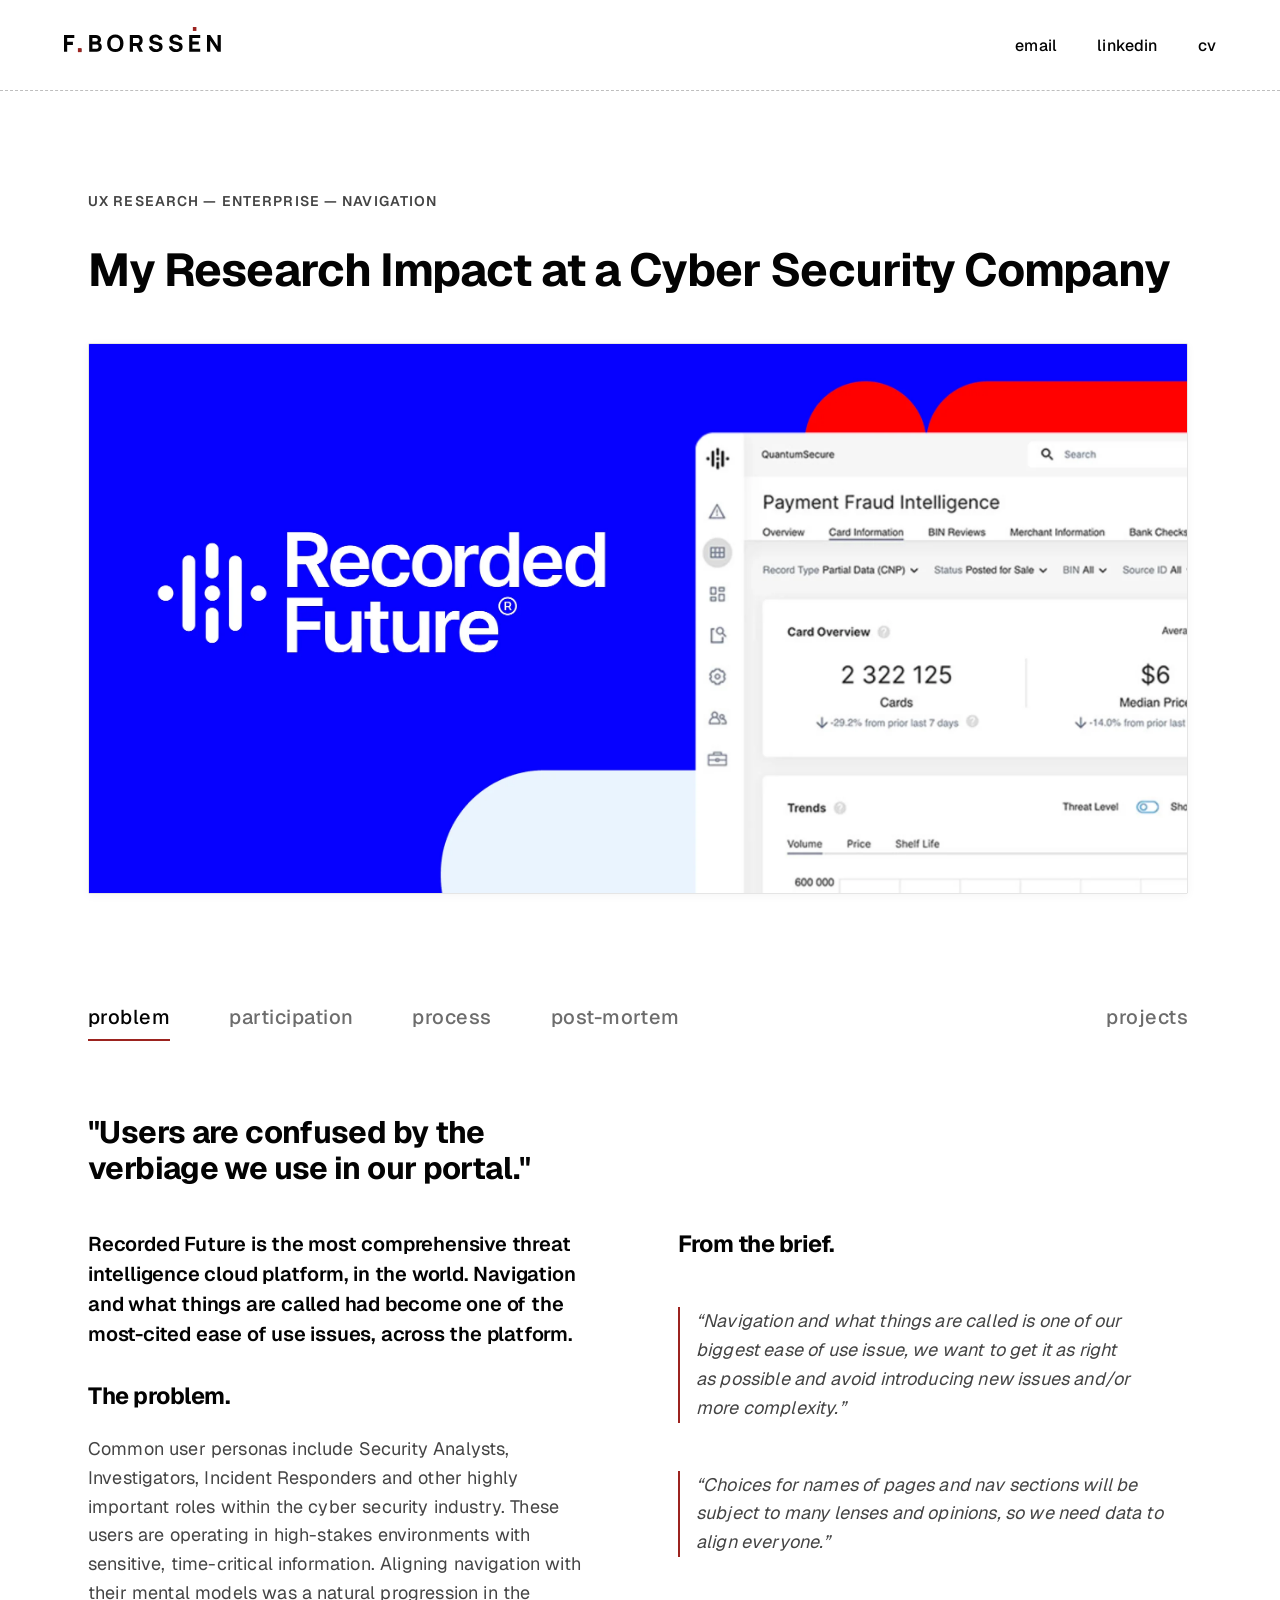
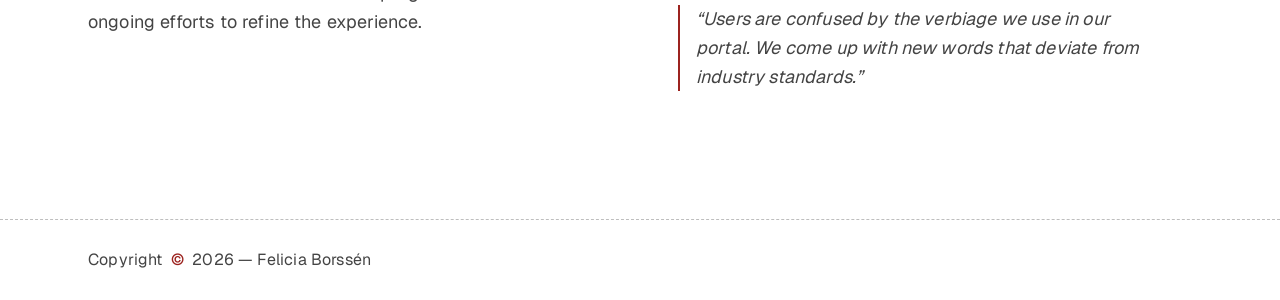
<file: recorded-future.html>
<!DOCTYPE html>
<html lang="en">
<head>
    <meta charset="UTF-8">
    <meta name="viewport" content="width=device-width, initial-scale=1.0">
    <title>Cyber Security Research — Felicia Borssen</title>
    <link rel="preconnect" href="https://fonts.googleapis.com">
    <link rel="preconnect" href="https://fonts.gstatic.com" crossorigin>
    <link href="https://fonts.googleapis.com/css2?family=Geist:wght@100;200;300;400;500;600;700;800;900&family=Inter:wght@400;500;600;700&family=Manrope:wght@300;400;500;600;700;800&family=Sacramento&display=swap" rel="stylesheet">
    <link rel="stylesheet" href="assets/css/style.css">
</head>
<body class="page-recorded-future">
    <div class="container">
        <!-- Site header -->
        <header class="site-header">
            <div class="site-header__inner">
                <a href="index.html" class="site-header__branding">
                    <img src="assets/images/global/logo.svg" alt="F.Borssén" width="181" height="30">
                </a>
                <nav class="menu">
                    <ul class="menu__list">
                        <li class="menu__item">
                            <a href="mailto:felicia.work.inbox@gmail.com" class="animated-link">
                                <span class="animated-link__text">email</span><span class="animated-link__arrow"><svg viewBox="0 0 14 14" fill="none" xmlns="http://www.w3.org/2000/svg"><path d="M3.5 10.5L10.5 3.5M10.5 3.5H5M10.5 3.5V9" stroke="#9C231F" stroke-width="1.8" stroke-linecap="round" stroke-linejoin="round"/></svg></span>
                            </a>
                        </li>
                        <li class="menu__item">
                            <a href="https://www.linkedin.com/in/felicia-borss%C3%A9n-008252253/" class="animated-link" target="_blank" rel="noopener">
                                <span class="animated-link__text">linkedin</span><span class="animated-link__arrow"><svg viewBox="0 0 14 14" fill="none" xmlns="http://www.w3.org/2000/svg"><path d="M3.5 10.5L10.5 3.5M10.5 3.5H5M10.5 3.5V9" stroke="#9C231F" stroke-width="1.8" stroke-linecap="round" stroke-linejoin="round"/></svg></span>
                            </a>
                        </li>
                        <li class="menu__item">
                            <a href="assets/images/global/cv-felicia-borssen-2026.pdf" class="animated-link" target="_blank" rel="noopener">
                                <span class="animated-link__text">cv</span><span class="animated-link__arrow"><svg viewBox="0 0 14 14" fill="none" xmlns="http://www.w3.org/2000/svg"><path d="M3.5 10.5L10.5 3.5M10.5 3.5H5M10.5 3.5V9" stroke="#9C231F" stroke-width="1.8" stroke-linecap="round" stroke-linejoin="round"/></svg></span>
                            </a>
                        </li>
                    </ul>
                </nav>
            </div>
            <hr class="separator site-header__separator" aria-hidden="true">
        </header>


        <!-- Main content -->
        <main class="site-content">
            <section class="project-hero">
                <div class="project-hero__header">
                    <p class="project-hero__eyebrow">UX Research &mdash; Enterprise &mdash; Navigation</p>
                    <h1>My Research Impact at a Cyber Security Company</h1>
                </div>
                <figure class="project-hero__image-wrap">
                    <img src="assets/images/recorded-future/hero.webp" alt="Recorded Future cyber security platform research" class="project-hero__image">
                </figure>
            </section>

            <section class="project-tabs">
                <div class="tabs">
                    <div class="tabs__buttons">
                        <button class="tabs__button tabs__button--active" data-tab="problem">Problem</button>
                        <button class="tabs__button" data-tab="participation">Participation</button>
                        <button class="tabs__button" data-tab="process">Process</button>
                        <button class="tabs__button" data-tab="post-mortem">Post-Mortem</button>
<button class="tabs__button" data-tab="projects">Projects</button>
                    </div>

                    <div class="tabs__content">
                        <div class="tabs__panel tabs__panel--active" data-tab-id="problem">
                            <div class="tab-intro">
                                <p class="tab-intro__hook">"Users are confused by the verbiage we use in our portal."</p>
                            </div>
                            <div class="brief-cols">
                                <div class="brief-col">
                                    <p class="tab-intro__sub">Recorded Future is the most comprehensive threat intelligence cloud platform, in the world. Navigation and what things are called had become one of the most-cited ease of use issues, across the platform.</p>
                                    <h3 class="tab-label">The problem.</h3>
                                    <p>Common user personas include Security Analysts, Investigators, Incident Responders and other highly important roles within the cyber security industry. These users are operating in high-stakes environments with sensitive, time-critical information. Aligning navigation with their mental models was a natural progression in the ongoing efforts to refine the experience.</p>
                                </div>
                                <div class="brief-col">
                                    <h3 class="tab-label">From the brief.</h3>
                                    <div class="project-quotes">
                                        <blockquote class="project-quote">
                                            <p>&ldquo;Navigation and what things are called is one of our biggest ease of use issue, we want to get it as right as possible and avoid introducing new issues and/or more complexity.&rdquo;</p>
                                        </blockquote>
                                        <blockquote class="project-quote">
                                            <p>&ldquo;Choices for names of pages and nav sections will be subject to many lenses and opinions, so we need data to align everyone.&rdquo;</p>
                                        </blockquote>
                                        <blockquote class="project-quote">
                                            <p>&ldquo;Users are confused by the verbiage we use in our portal. We come up with new words that deviate from industry standards.&rdquo;</p>
                                        </blockquote>
                                    </div>
                                </div>
                            </div>
                        </div>

                        <div class="tabs__panel" data-tab-id="participation">
                            <div class="tab-intro">
                                <p class="tab-intro__hook">Six months at Recorded Future.</p>
                            </div>
                            <div class="brief-cols">
                                <div class="brief-col">
                                    <p class="tab-intro__sub">My internship covered a broad range of design tasks, but research was where I felt the most at home. This case highlights how I leaned into my most natural asset as a junior: a pre-existing intuition for people and facilitation.</p>
                                    <div class="process-image-wrap process-image-wrap--tab">
                                        <img src="assets/images/recorded-future/team.webp" alt="Me and the design team at Recorded Future" loading="lazy">
                                    </div>
                                    <p class="process-caption">Me and the design team at Recorded Future.</p>
                                </div>
                                <div class="brief-col">
                                    <h3 class="tab-label">Solo work.</h3>
                                    <ul>
                                        <li><strong>Led PURE testing end-to-end:</strong> facilitated sessions, compiled results, and delivered the final report and presentation to stakeholders.</li>
                                        <li>Independently gathered and analyzed secondary research on navigational standards in the industry.</li>
                                        <li><strong>Tools:</strong> Figma, Miro, Jira, Confluence, Optimal Workshop, Mixpanel, Google Suite, and more.</li>
                                    </ul>
                                    <h3 class="tab-label">Duo work.</h3>
                                    <ul>
                                        <li>Independently facilitated the majority of Card Sorting sessions and user interviews; worked jointly with UX Researcher Anna Ratkai throughout.</li>
                                        <li>Anna led Tree Testing and drove the overarching research synthesis, affinity mapping, and analysis.</li>
                                    </ul>
                                </div>
                            </div>
                        </div>

                        <div class="tabs__panel" data-tab-id="process">
                            <div class="process-blocks">

                                <!-- Block 1: Secondary research + PURE — text left, images right -->
                                <div class="process-block">
                                    <div class="tab-intro">
                                        <p class="tab-intro__hook">Five methods. One result that surprised everyone.</p>
                                    </div>
                                    <div class="process-block__row process-block__row--centered">
                                        <div class="process-block__text">
                                            <h3 class="tab-label">Secondary research.</h3>
                                            <ul>
                                                <li>Analyzed navigation conventions and terminology across competitor and industry UIs.</li>
                                                <li>Mapped findings against heuristic principle #4: consistency and standards.</li>
                                                <li>Presented key trends to the team; findings steered naming toward established terms like &ldquo;Dashboard&rdquo; over novel alternatives.</li>
                                            </ul>
                                            <h3 class="tab-label">PURE testing.</h3>
                                            <ul>
                                                <li>Recruited internal designers to map persona-driven navigation workflows.</li>
                                                <li>Facilitated sessions. Participants rated each workflow step 1&ndash;3 based on perceived cognitive load.</li>
                                                <li>Compiled scores into a full report pinpointing the highest-friction areas.</li>
                                                <li>Delivered results and presentation to stakeholders independently.</li>
                                            </ul>
                                        </div>
                                        <div class="process-block__media">
                                            <div class="process-stack">
                                                <div class="process-stack__item">
                                                    <div class="process-image-wrap">
                                                        <img src="assets/images/recorded-future/pure-test-sheet.webp" alt="PURE testing rating sheet used during facilitated sessions" loading="lazy">
                                                    </div>
                                                    <p class="process-caption process-caption--right">Rating sheet: participants scored each workflow step from 1&ndash;3.</p>
                                                </div>
                                                <div class="process-stack__item">
                                                    <div class="process-image-wrap process-image-wrap--no-border">
                                                        <img src="assets/images/recorded-future/slide-pure-test.webp" alt="PURE evaluation results slide from the final report" loading="lazy">
                                                    </div>
                                                    <p class="process-caption process-caption--right">From the final report: PURE scores per navigation workflow.</p>
                                                </div>
                                            </div>
                                        </div>
                                    </div>
                                </div>

                                <!-- Block 2: Card sorting — images left, text right -->
                                <div class="process-block">
                                    <div class="process-block__row process-block__row--reversed">
                                        <div class="process-block__media">
                                            <div class="process-stack">
                                                <div class="process-stack__item">
                                                    <div class="process-image-wrap">
                                                        <img src="assets/images/recorded-future/cardsort-setup.webp" alt="Card sorting session setup with participants" loading="lazy">
                                                    </div>
                                                    <p class="process-caption">Card Sorting: moderated think-aloud protocol.</p>
                                                </div>
                                                <div class="process-stack__item">
                                                    <div class="process-image-wrap process-image-wrap--no-border">
                                                        <img src="assets/images/recorded-future/card-sorting-analysis.webp" alt="Card sorting analysis showing navigation patterns across 13 sessions" loading="lazy">
                                                    </div>
                                                    <p class="process-caption">Analysis: Finding patterns and groupings across all 13 sessions.</p>
                                                </div>
                                            </div>
                                        </div>
                                        <div class="process-block__text">
                                            <h3 class="tab-label">Card sorting.</h3>
                                            <ul>
                                                <li>13 moderated sessions, open sort format. I facilitated the majority.</li>
                                                <li>Participants grouped navigation items by intuitiveness and importance.</li>
                                                <li>Surfaced how users naturally structure information, forming the basis for our proposed nav architectures.</li>
                                            </ul>
                                            <h3 class="tab-label">Affinity diagramming.</h3>
                                            <ul>
                                                <li>Brought in designers from outside the research duo to pressure-test the patterns.</li>
                                                <li>Structured raw session data into clear, cross-session groupings.</li>
                                            </ul>
                                            <h3 class="tab-label">Tree testing.</h3>
                                            <ul>
                                                <li>Three simplified, text-only nav structures tested against the current navigation in Optimal Workshop.</li>
                                                <li>The twist: none of the versions, new or old, clearly outperformed the others.</li>
                                            </ul>
                                        </div>
                                    </div>
                                </div>

                                <!-- Block 3: Finding alignment — text left, image right -->
                                <div class="process-block">
                                    <div class="process-block__row">
                                        <div class="process-block__text">
                                            <h3 class="tab-label">Don't panic. Find alignment.</h3>
                                            <ol class="accented-list">
                                                <li>Up to this point, our research had provided solid, actionable data.</li>
                                                <li>The tree testing data wasn't inconclusive, but it didn't give us a clear direction to follow. A different approach was needed.</li>
                                                <li>We consulted closely with internal experts and product teams, weighing all collected data and findings.</li>
                                                <li>After careful deliberation, we agreed on a new navigation structure, that was a composite of all collected data and crossfunctional insights.</li>
                                            </ol>
                                        </div>
                                        <div class="process-block__media">
                                            <div class="process-image-wrap process-image-wrap--no-border">
                                                <img src="assets/images/recorded-future/slide-test-result.webp" alt="Tree testing results showing no clear winner across tested navigation structures" loading="lazy">
                                            </div>
                                            <p class="process-caption process-caption--right">Tree testing results: no clear direction based on success rate.</p>
                                        </div>
                                    </div>
                                </div>

                                <!-- Block 3b: Before / after nav side by side -->
                                <div class="process-block">
                                    <div class="nav-before-after">
                                        <div>
                                            <p class="nav-comparison-label">Before: Grown organically, terminology inconsistent.</p>
                                            <div class="process-image-wrap process-image-wrap--no-border">
                                                <img src="assets/images/recorded-future/nav-before.webp" alt="Before: functional sidebar navigation with misaligned terminology and hierarchy, underutilized landing page tabs, and settings icons not grouped by usage" loading="lazy">
                                            </div>
                                        </div>
                                        <div>
                                            <p class="nav-comparison-label">After: Agreed on through data, expertise, and discussion.</p>
                                            <div class="process-image-wrap process-image-wrap--no-border">
                                                <img src="assets/images/recorded-future/nav-after.webp" alt="After: improved hierarchy and terminology, horizontal tabs removed in favour of a single module dropdown, unified white header, more defined gray gutter, and icons grouped by usage" loading="lazy">
                                            </div>
                                        </div>
                                    </div>
                                </div>

                            </div>
                        </div>

                        <!-- Post-Mortem -->
                        <div class="tabs__panel" data-tab-id="post-mortem">
                            <div class="tab-intro">
                                <p class="tab-intro__hook">Not a single drop in usage.</p>
                            </div>
                            <div class="process-image-wrap process-image-wrap--no-border post-mortem-lead-img">
                                <img src="assets/images/recorded-future/slide-metrics.webp" alt="Mixpanel analytics showing Insect Research traffic up 280% and Ransomware Dashboard up 292% in the six months following the navigation redesign" loading="lazy">
                            </div>
                            <div class="brief-cols">
                                <div class="brief-col">
                                    <h3 class="tab-label">Reflections.</h3>
                                    <ul>
                                        <li>Running interviews and group sessions from day one felt surprisingly natural. Anna and the team noticed it before I&rsquo;d fully named it myself.</li>
                                        <li>Tree testing not having a clear winner wasn&rsquo;t a failure. It validated some assumptions and challenged others, giving the process somewhere real to go.</li>
                                        <li>The affinity diagramming sessions where we pulled in external voices were some of the most productive. Outside perspectives break tunnel vision in ways internal iteration rarely can.</li>
                                    </ul>
                                </div>
                                <div class="brief-col">
                                    <h3 class="tab-label">In their words.</h3>
                                    <div class="project-quotes">
                                        <blockquote class="project-quote">
                                            <p>&ldquo;I was impressed with her facilitating skills. She runs interviews very professionally, asking the right questions and focusing on what is important.&rdquo;</p>
                                            <footer>
                                                <span class="project-quote__author">Svitlana Zhylenko</span>
                                                <span class="project-quote__role">Senior Product Designer, Recorded Future</span>
                                            </footer>
                                        </blockquote>
                                        <blockquote class="project-quote">
                                            <p>&ldquo;She is a natural people person. This not only shows in how quickly she integrated into the team but also in how easily she led user interviews from the first try.&rdquo;</p>
                                            <footer>
                                                <span class="project-quote__author">Anna Ratkai</span>
                                                <span class="project-quote__role">UX Researcher, Recorded Future</span>
                                            </footer>
                                        </blockquote>
                                    </div>
                                </div>
                            </div>
                        </div>

                        <!-- Other Cases -->
                        <div class="tabs__panel" data-tab-id="projects">
                            <div class="other-cases-grid">
                                <a href="empley.html" class="project-card">
                                    <div class="project-card__image-wrap">
                                        <img src="assets/images/empley/hero.webp" alt="Workforce planning platform interface" class="project-card__image" loading="lazy">
                                        <div class="project-card__overlay" aria-hidden="true">
                                            <span class="project-card__overlay-text">View project</span>
                                            <p class="project-card__overlay-description">Total UX &amp; UI redesign condensed into 10 hours per week, for 6 weeks.</p>
                                            <div class="project-card__overlay-tags">
                                                <span class="project-card__overlay-tag">UX &amp; UI Design</span>
                                                <span class="project-card__overlay-tag">B2B SaaS</span>
                                                <span class="project-card__overlay-tag">Agile Work</span>
                                            </div>
                                        </div>
                                    </div>
                                    <div class="project-card__text">
                                        <p class="project-hero__eyebrow">2026 &mdash; Early-stage startup project</p>
                                        <h3 class="project-card__title">Workforce Planning Tool: from Cluttered to Clear</h3>
                                    </div>
                                </a>
                                <a href="ellycare.html" class="project-card">
                                    <div class="project-card__image-wrap">
                                        <img src="assets/images/ellycare/hero.webp" alt="EllyCare inclusive healthcare platform" class="project-card__image" loading="lazy">
                                        <div class="project-card__overlay" aria-hidden="true">
                                            <span class="project-card__overlay-text">View project</span>
                                            <p class="project-card__overlay-description">Accessibility-first redesign for a private ADHD and autism clinic.</p>
                                            <div class="project-card__overlay-tags">
                                                <span class="project-card__overlay-tag">UX &amp; UI Design</span>
                                                <span class="project-card__overlay-tag">Accessibility</span>
                                                <span class="project-card__overlay-tag">Branding</span>
                                            </div>
                                        </div>
                                    </div>
                                    <div class="project-card__text">
                                        <p class="project-hero__eyebrow">2026 &mdash; Recruitment task</p>
                                        <h3 class="project-card__title">Inclusive Re-Design as Business Strategy</h3>
                                    </div>
                                </a>
                                <a href="ballograf.html" class="project-card">
                                    <div class="project-card__image-wrap">
                                        <img src="assets/images/ballograf/hero.webp" alt="Ballograf pen customization redesign" class="project-card__image" loading="lazy">
                                        <div class="project-card__overlay" aria-hidden="true">
                                            <span class="project-card__overlay-text">View project</span>
                                            <p class="project-card__overlay-description">Service design research for an iconic Swedish pen brand.</p>
                                            <div class="project-card__overlay-tags">
                                                <span class="project-card__overlay-tag">Service Design</span>
                                                <span class="project-card__overlay-tag">B2C</span>
                                                <span class="project-card__overlay-tag">Branding</span>
                                            </div>
                                        </div>
                                    </div>
                                    <div class="project-card__text">
                                        <p class="project-hero__eyebrow">2023 &mdash; Academic project</p>
                                        <h3 class="project-card__title">How We Found Business Value in a Quiet Feature</h3>
                                    </div>
                                </a>
                            </div>
                        </div>
                    </div>
                </div>
            </section>

        </main>

        <footer class="site-footer">
            <hr class="site-footer__separator" aria-hidden="true">
            <div class="site-footer__inner">
                <p>Copyright <span class="copyright-symbol">&copy;</span> 2026 &mdash; Felicia Borss&eacute;n</p>
                <ul class="menu__list">
                    <li class="menu__item">
                        <a href="mailto:felicia.work.inbox@gmail.com" class="animated-link">
                            <span class="animated-link__text">email</span><span class="animated-link__arrow"><svg viewBox="0 0 14 14" fill="none" xmlns="http://www.w3.org/2000/svg"><path d="M3.5 10.5L10.5 3.5M10.5 3.5H5M10.5 3.5V9" stroke="#9C231F" stroke-width="1.8" stroke-linecap="round" stroke-linejoin="round"/></svg></span>
                        </a>
                    </li>
                    <li class="menu__item">
                        <a href="https://www.linkedin.com/in/felicia-borss%C3%A9n-008252253/" class="animated-link" target="_blank" rel="noopener">
                            <span class="animated-link__text">linkedin</span><span class="animated-link__arrow"><svg viewBox="0 0 14 14" fill="none" xmlns="http://www.w3.org/2000/svg"><path d="M3.5 10.5L10.5 3.5M10.5 3.5H5M10.5 3.5V9" stroke="#9C231F" stroke-width="1.8" stroke-linecap="round" stroke-linejoin="round"/></svg></span>
                        </a>
                    </li>
                    <li class="menu__item">
                        <a href="assets/images/global/cv-felicia-borssen-2026.pdf" class="animated-link" target="_blank" rel="noopener">
                            <span class="animated-link__text">cv</span><span class="animated-link__arrow"><svg viewBox="0 0 14 14" fill="none" xmlns="http://www.w3.org/2000/svg"><path d="M3.5 10.5L10.5 3.5M10.5 3.5H5M10.5 3.5V9" stroke="#9C231F" stroke-width="1.8" stroke-linecap="round" stroke-linejoin="round"/></svg></span>
                        </a>
                    </li>
                </ul>
            </div>
        </footer>
    </div>

    <script src="assets/js/tabs.js" defer></script>
    <script src="assets/js/header.js" defer></script>
    <script src="assets/js/lightbox.js" defer></script>
</body>
</html>
</file>
<file: assets/css/style.css>
/* ========== RESET ========== */

*,
*::before,
*::after {
    box-sizing: border-box;
}

html,
body {
    margin: 0;
    padding: 0;
}

html {
    scroll-behavior: smooth;
    overflow-x: clip;
    scroll-padding-top: calc(var(--header-height) + 78px);
}

img {
    max-width: 100%;
    display: block;
    image-rendering: auto;
}

figure {
    margin: 0;
}

button {
    font: inherit;
    cursor: pointer;
    border: none;
    background: none;
    padding: 0;
}

a {
    color: inherit;
    text-decoration: none;
}

ul {
    list-style: none;
    margin: 0;
    padding: 0;
}

h1, h2, h3, h4 {
    margin: 0;
}

p {
    margin: 0;
}

/* Focus states for keyboard navigation */
a:focus-visible,
button:focus-visible,
input:focus-visible,
textarea:focus-visible {
    outline: 2px solid var(--color-accent);
    outline-offset: 2px;
}


/* ========== VARIABLES (Figma design tokens + BUILD_PLAN structure) ========== */

:root {
    /* --- Colors (from Figma) ---------------------------------------- */
    --color-red: #9C231F;
    --color-red-deep: #811010;

    --color-black: #030303;
    --color-black-70: rgba(3, 3, 3, 0.70);
    --color-black-62: rgba(3, 3, 3, 0.62);
    --color-black-58: rgba(3, 3, 3, 0.58);
    --color-black-50: rgba(3, 3, 3, 0.50);
    --color-black-40: rgba(3, 3, 3, 0.40);
    --color-black-30: rgba(3, 3, 3, 0.30);
    --color-black-18: rgba(3, 3, 3, 0.18);
    --color-black-15: rgba(3, 3, 3, 0.15);
    --color-black-10: rgba(0, 0, 0, 0.10);

    --color-white: #FFFFFF;
    --color-form-bg: #EEF2F8;
    --color-input-bg: #F3F3F5;
    --color-cream: #FCF9F7;
    --color-muted: #ECECF0;
    --color-muted-fg: #717182;

    /* Semantic aliases */
    --color-text: var(--color-black);
    --color-text-secondary: #444;
    --color-text-muted: var(--color-black-58);
    --color-bg: var(--color-white);
    --color-bg-alt: var(--color-cream);
    --color-accent: var(--color-red);
    --color-accent-hover: var(--color-red-deep);
    --color-accent-subtle: rgba(156, 35, 31, 0.35);
    --color-accent-muted: rgba(156, 35, 31, 0.75);
    --color-border: var(--color-black-40);
    --color-border-light: var(--color-black-10);
    --color-border-hairline: rgba(0, 0, 0, 0.08);

    /* --- Typography (Figma: Manrope primary, Sacramento accent, Inter for arrows) --- */
    --font-family: 'Geist', sans-serif;
    --font-heading: 'Geist', sans-serif;
    --font-accent: 'Sacramento', cursive;
    --font-arrow: 'Inter', sans-serif;

    --font-size-xs:   14px;
    --font-size-sm:   16px;
    --font-size-base: 18px;
    --font-size-md:   20px;
    --font-size-lg:   clamp(20px, calc(1.16rem + 0.376vw), 24px);
    --font-size-xl:   clamp(22px, calc(1.24rem + 0.563vw), 28px);
    --font-size-2xl:  clamp(26px, calc(1.49rem + 0.563vw), 32px);
    --font-size-3xl:  clamp(34px, calc(1.82rem + 1.315vw), 48px);
    --font-size-hero: 70px;
    --font-size-hero-accent: 82px;

    --font-weight-light: 300;
    --font-weight-regular: 400;
    --font-weight-medium: 500;
    --font-weight-semibold: 600;
    --font-weight-bold: 700;
    --font-weight-extrabold: 800;

    --line-height-base: 1.55;
    --line-height-body: 1.6;
    --letter-spacing-base: 0.01em;
    --letter-spacing-wide: 0.02em;
    --letter-spacing-logo: 0.17em;

    /* --- Spacing (Figma tokens on 8pt grid) ------------------------- */
    --space-1: 4px;
    --space-2: 8px;
    --space-3: 12px;
    --space-4: 16px;
    --space-5: 24px;
    --space-6: 32px;
    --space-7: 48px;
    --space-8: 64px;
    --space-9: 96px;
    --space-10: 128px;

    /* Semantic spacing aliases */
    --space-xs: var(--space-1);
    --space-sm: var(--space-2);
    --space-md: var(--space-4);
    --space-lg: var(--space-5);
    --space-xl: var(--space-6);
    --space-2xl: var(--space-7);
    --space-3xl: var(--space-8);
    --space-4xl: var(--space-9);

    /* --- Layout (Figma dimensions) ---------------------------------- */
    --width-max: 1440px;
    --padding-section-x: 64px;
    --padding-content-x: 104px;
    --padding-projects-x: 218px;
    --padding-section-y: 114px;
    --padding-hero-y: 130px;

    /* --- Border radius ---------------------------------------------- */
    --radius-sharp: 1.5px;
    --radius-sm: var(--radius-sharp);
    --radius-md: var(--radius-sharp);
    --radius-lg: var(--radius-sharp);
    --radius-pill: 100px;
    --radius-card: var(--radius-sharp);

    /* --- Grid (teacher's signature pattern) ------------------------- */
    --header-height: 90px;
    --grid-container: [full-start] minmax(24px, 1fr) [inner-start] minmax(0, 87.5rem) [inner-end] minmax(24px, 1fr) [full-end];
    --section-gap: var(--space-4xl);

    /* --- Custom dashed separator ------------------------------------ */
    --dash-color: var(--color-black-50);
    --dash-length: 12px;
    --dash-gap: 8px;
}


/* ========== TYPOGRAPHY ========== */

body {
    font-family: var(--font-family);
    font-size: var(--font-size-base);
    font-weight: var(--font-weight-regular);
    line-height: var(--line-height-base);
    letter-spacing: var(--letter-spacing-base);
    color: var(--color-text);
    background-color: var(--color-bg);
    -webkit-font-smoothing: antialiased;
    overflow-x: clip;
}

h1 {
    font-family: var(--font-heading);
    font-size: clamp(32px, 3vw + 1rem, var(--font-size-hero));
    font-weight: var(--font-weight-bold);
    line-height: 1.15;
    letter-spacing: -0.02em;
}

h2 {
    font-family: var(--font-heading);
    font-size: var(--font-size-2xl);
    font-weight: var(--font-weight-medium);
    line-height: 1.2;
}

h3 {
    font-family: var(--font-heading);
    font-size: var(--font-size-md);
    font-weight: var(--font-weight-medium);
    line-height: 1.3;
}


/* ========== MAIN LAYOUT (teacher's grid container) ========== */

.container {
    display: grid;
    grid-template-columns: var(--grid-container);
    row-gap: 0;
}

/* Inner-width: content constrained to max-width */
.site-content {
    grid-column: inner;
    padding: 0 var(--padding-section-x);
}


/* ========== SITE HEADER (Figma: logo + links) ========== */

.site-header {
    grid-column: full;
    position: sticky;
    top: 0;
    z-index: 100;
    background-color: var(--color-bg);
    transition: transform 500ms ease-in-out;
}

.site-header--hidden {
    transform: translateY(-100%);
}

.site-header__inner {
    height: var(--header-height);
    display: flex;
    justify-content: space-between;
    align-items: center;
    padding: 0 var(--padding-section-x);
    max-width: 87.5rem;
    margin: 0 auto;
}

/* --- Logo (SVG from Figma export) --- */
.site-header__branding {
    display: flex;
    align-items: center;
    position: relative;
    width: fit-content;
    transform: translateY(-5px);
}

.site-header__branding::after {
    content: '';
    position: absolute;
    bottom: -8px;
    left: -2px;
    width: 0;
    height: 2px;
    background-color: var(--color-accent);
    transition: width 400ms ease-out;
}

.site-header__branding:hover::after {
    width: calc(100% + 4px);
}

.site-header__branding img {
    height: 26px;
    width: auto;
}

/* --- Header nav links (Figma: animated links with red arrows) --- */
.menu {
    display: flex;
    align-items: center;
}

.menu__list {
    display: flex;
    align-items: center;
    gap: 40px;
}



/* ========== DASHED SEPARATOR (custom gradient — longer dashes, wider gaps) ========== */

/* All separators: full viewport bleed, native dashed border at 25% opacity */
.separator,
.site-header__separator,
.site-footer__separator {
    border: none;
    border-top: 1px dashed #000;
    opacity: 0.25;
    height: 0;
    margin: 0;
    /* Break out of padded containers to full viewport */
    width: 100vw;
    position: relative;
    left: 50%;
    transform: translateX(-50%);
}


/* ========== HERO (Figma: image + headline, 208px vertical padding) ========== */

.hero {
    padding: 180px 0 180px;
}

.hero__inner {
    display: flex;
    flex-direction: row-reverse;   /* image on the LEFT, text on the right */
    align-items: center;
    gap: 104px;
}

.hero__image-wrap {
    flex-shrink: 0;
}

.hero__image {
    /* The PNG is a transparent-background composition (~528×485). No forced
       aspect-ratio/crop, no stroke or shadow — it shows at its natural ratio so
       the full composition fills the frame. */
    width: clamp(260px, 33vw, 450px);
    height: auto;
}

.hero__text {
    display: flex;
    flex-direction: column;
    gap: var(--space-md);
    flex: 1;
    min-width: 0;
}

.hero__title {
    white-space: nowrap;
    font-size: clamp(26px, 5.2vw, 80px);
    line-height: 1.12;   /* tight rows — one sentence per line, no extra spacing */
}

/* Sacramento accent — NOT italic, scales relative to parent h1 */
.hero__title-accent {
    font-family: var(--font-accent);
    font-weight: var(--font-weight-regular);
    font-style: normal;
    font-size: 1.5em;
    letter-spacing: 0;
    margin-left: 0.08em;
}


/* ========== PROJECTS SECTION (Figma: wider padding 218px) ========== */

.projects {
    padding: 130px 0;
    position: relative;
}

.projects::after {
    content: '';
    position: absolute;
    left: 50%;
    transform: translateX(-50%);
    width: 100vw;
    border-top: 1px dashed #000;
    opacity: 0.25;
    pointer-events: none;
    bottom: 0;
}

.projects__list {
    display: grid;
    grid-template-columns: 1fr 1fr;
    gap: var(--space-7);
}

/* --- Project Card --- */
.project-card {
    display: flex;
    flex-direction: column;
    gap: 0;
    text-decoration: none;
    color: inherit;
    min-width: 0;
    border: 1px solid var(--color-border-hairline);
    border-radius: var(--radius-sm);
    overflow: hidden;
    padding: 0;
    box-shadow: 0 2px 10px rgba(0, 0, 0, 0.04);
}

.project-card__image-wrap {
    width: 100%;
    aspect-ratio: 16 / 10;
    border-radius: 0;
    overflow: hidden;
    position: relative;
    container-type: inline-size;
    border-bottom: 1px solid var(--color-border-hairline);
}

.project-card__image-wrap::after {
    content: '';
    position: absolute;
    inset: 0;
    border-radius: 0;
    pointer-events: none;
    z-index: 1;
}

.project-card__image {
    width: 100%;
    height: 100%;
    object-fit: cover;
    transition: transform 600ms ease-in-out;
    will-change: transform;
    transform: scale(1.01) translateZ(0);
}

.project-card:hover .project-card__image {
    transform: scale(1.03);
}

/* Recorded Future preview card: shift the dashboard screenshot crop left-of-center */
.project-card[href$="recorded-future.html"] .project-card__image {
    object-position: 8% center;
}

.project-card__overlay {
    position: absolute;
    inset: 0;
    background-color: rgba(3, 3, 3, 0);
    display: flex;
    flex-direction: column;
    align-items: flex-start;
    justify-content: flex-start;
    gap: 22px;
    padding: 36% 20px 20px;
    transition: background-color 500ms ease-in-out;
    border-radius: var(--radius-sm);
}

.project-card__overlay-text {
    color: var(--color-white);
    font-weight: var(--font-weight-semibold);
    font-size: var(--font-size-md);
    opacity: 0;
    transform: translateY(10px);
    transition: opacity 400ms ease-in-out, transform 400ms ease-in-out;
}

.project-card__overlay-description {
    color: rgba(255, 255, 255, 0.92);
    font-size: var(--font-size-xs);
    font-weight: var(--font-weight-medium);
    line-height: var(--line-height-body);
    text-align: left;
    opacity: 0;
    transform: translateY(10px);
    transition: opacity 400ms ease-in-out 30ms, transform 400ms ease-in-out 30ms;
    margin: 0;
}

.project-card:hover .project-card__overlay-description {
    opacity: 1;
    transform: translateY(0);
}

.project-card__overlay-tags {
    display: flex;
    flex-wrap: wrap;
    justify-content: center;
    gap: 6px;
    opacity: 0;
    transform: translateY(6px);
    transition: opacity 400ms ease-in-out 60ms, transform 400ms ease-in-out 60ms;
}

.project-card__overlay-tag {
    font-size: var(--font-size-xs);
    font-weight: var(--font-weight-medium);
    padding: var(--space-1) 11px;
    border: 1px solid rgba(255, 255, 255, 0.5);
    border-radius: var(--radius-sm);
    color: var(--color-white);
}

.project-card:hover .project-card__overlay {
    background-color: rgba(3, 3, 3, 0.92);
}

.project-card:hover .project-card__overlay-text,
.project-card:hover .project-card__overlay-tags {
    opacity: 1;
    transform: translateY(0);
}

/* Compact overlay for small cards (e.g. 3-col other-cases grid) */
@container (max-width: 360px) {
    .project-card__overlay {
        gap: 10px;
        padding: 14px;
    }

    .project-card__overlay-text {
        font-size: var(--font-size-sm);
    }

    .project-card__overlay-description {
        display: none;
    }

    .project-card__overlay-tags {
        gap: 4px;
    }

    .project-card__overlay-tag {
        font-size: 11px;
        padding: 2px var(--space-2);
    }
}

.project-card__text {
    display: flex;
    flex-direction: column;
    gap: 6px;
    padding: 20px 16px 20px;
    background: var(--color-bg);
}

.project-card .project-hero__eyebrow {
    margin-bottom: 0;
}

.project-card__title {
    font-size: clamp(14px, 1.4vw + 0.5rem, 20px);
    font-weight: var(--font-weight-bold);
    letter-spacing: 0.2px;
    line-height: 1.3;
    color: var(--color-text);
    margin-top: var(--space-sm);
}

.project-card__description {
    font-size: clamp(14px, 1.4vw, 16px);
    color: var(--color-text-secondary);
    line-height: var(--line-height-base);
}

.other-cases-grid .project-card__overlay {
    padding-top: 38%;
}

/* Fix: .project-tabs .tabs__panel p overrides card p elements — reset here */
.project-tabs .tabs__panel .project-card .project-hero__eyebrow {
    margin-bottom: 0;
    color: inherit;
}

.project-tabs .tabs__panel .project-card__overlay-description {
    color: rgba(255, 255, 255, 0.92);
    margin-bottom: 0;
}

.projects__list .project-card__overlay {
    padding-top: 38%;
}

/* Hide overlay description on landing page cards (visible in text area only) */
.projects__list .project-card__overlay-description {
    display: none;
}


/* ========== TAB NAVIGATION (Figma: animated red underline, mt-14px) ========== */

.tabs {
    display: flex;
    flex-direction: column;
}

.tabs__buttons {
    display: flex;
    gap: clamp(22px, 4.6vw, 64px);
    border-bottom: none;
}

.tabs__button {
    font-family: var(--font-family);
    font-size: var(--font-size-md);
    font-weight: var(--font-weight-medium);
    letter-spacing: 0.48px;
    color: var(--color-text-muted);
    background: none;
    border: none;
    cursor: pointer;
    padding: var(--space-md) 0;
    padding-bottom: 0;
    position: relative;
    transition: color 500ms ease;
    white-space: nowrap;
    text-transform: lowercase;
}

/* Red underline — 6px below text baseline; keeps air between line and dashed separator */
.tabs__button::after {
    content: '';
    display: block;
    margin-top: 6px;
    width: 0;
    height: 2px;
    background-color: var(--color-accent);
    transition: width 400ms ease-out;
}

.tabs__button--active {
    color: var(--color-text);
}

.tabs__button--active::after {
    width: 100%;
}

.tabs__button:hover {
    color: var(--color-text);
}

.tabs__button:hover::after {
    width: 100%;
}

/* Tabs content wrapper — height animated by JS per active panel */
.tabs__content {
    position: relative;
    overflow-x: clip;
    overflow-y: clip;
    transition: height 400ms ease;
}

/*
 * Tab-lead — hook wrapper that sits ABOVE the column grid.
 * Constrained to left-column width via max-width so the hook visually aligns
 * with the left column below. Margin zeroed everywhere — parent gap on
 * .tabs__panel / .process-block handles vertical spacing.
 */
.tabs__panel > .tab-intro,
.process-block > .tab-intro {
    max-width: calc(50% - 40px);
    margin-bottom: 0;
}

.project-tabs .tabs__panel .tab-intro {
    display: flex;
    flex-direction: column;
    gap: 0;
}

.tab-intro .tab-intro__hook { margin-bottom: 0; }


.tab-cols {
    display: grid;
    grid-template-columns: 1fr 1fr;
    gap: 80px;
    align-items: start;
}

.tab-cols__aside {
    position: sticky;
    top: calc(var(--header-height) + 78px + var(--space-md));
    align-self: start;
    display: flex;
    flex-direction: column;
    gap: var(--space-lg);
    padding-top: 14px;
}

.process-block__media--sticky {
    position: sticky;
    top: calc(var(--header-height) + 78px + var(--space-md));
    align-self: start;
}

.tabs__panel {
    position: absolute;
    top: 0;
    left: 0;
    width: 100%;
    opacity: 0;
    transform: translateY(8px);
    transition: opacity 500ms ease-in-out, transform 500ms ease-in-out;
    pointer-events: none;
    visibility: hidden;
}

.tabs__panel--active {
    opacity: 1;
    transform: translateY(0);
    pointer-events: auto;
    visibility: visible;
    position: relative;
}


/* ========== ABOUT CONTENT ========== */

.about-grid {
    display: grid;
    grid-template-columns: 1fr 1px 1fr;
    gap: var(--space-xl);
}

.about-grid__divider {
    background-color: var(--color-black-15);
    width: 1px;
    margin: 28px 0;
}

.about-grid__col {
    display: flex;
    flex-direction: column;
    gap: var(--space-lg);
}

.about-grid__col p {
    color: var(--color-text-secondary);
    line-height: var(--line-height-body);
    text-align: justify;
    text-align-last: left;
    hyphens: none;
    text-wrap: pretty;
}


/* ========== TESTIMONIALS (Figma: avatar + quote) ========== */

.testimonials-list {
    display: flex;
    flex-direction: column;
    gap: var(--space-2xl);
}

.testimonial {
    display: flex;
    flex-direction: column;
    gap: var(--space-md);
}

.testimonial__footer {
    display: flex;
    flex-direction: row-reverse;
    align-items: center;
    gap: var(--space-md);
}

.testimonial__avatar {
    width: 72px;
    height: 72px;
    border-radius: 50%;
    background-color: var(--color-muted);
    flex-shrink: 0;
    object-fit: cover;
    filter: grayscale(100%);
    box-shadow: 0 2px 6px rgba(0, 0, 0, 0.08);
    transform: translateY(-8px);
}

.testimonial__body {
    display: flex;
    flex-direction: column;
    gap: var(--space-md);
}

.testimonial__quote {
    color: var(--color-text-secondary);
    line-height: var(--line-height-body);
    font-style: italic;
}

.testimonial__meta {
    display: flex;
    flex-direction: column;
    justify-content: center;
    flex: 1;
    gap: 0;
}

.testimonial__author {
    font-weight: var(--font-weight-semibold);
    font-size: var(--font-size-xs);
    display: flex;
    align-items: center;
}

.testimonial__sep {
    display: block;
    flex: 1;
    height: 1px;
    background-color: var(--color-accent-subtle);
    margin-left: var(--space-2);
}

.testimonial__role {
    font-size: var(--font-size-xs);
    color: var(--color-accent);
}



/* ========== ABOUT PAGE LAYOUT ========== */

.about-page {
    padding: 120px 0 120px;
}

.about-page__grid {
    display: grid;
    grid-template-columns: 1fr 1fr;
    gap: var(--space-3xl);
    align-items: start;
}

.about-page__left {
    display: flex;
    flex-direction: column;
    gap: var(--space-3xl);
}

.about-text {
    display: flex;
    flex-direction: column;
    gap: var(--space-2xl);
}

.about-text h3 {
    font-size: var(--font-size-lg);
    font-weight: var(--font-weight-semibold);
    margin-bottom: var(--space-sm);
}

/* About photo — newspaper float inside the first text block. Text wraps
   around it on the right, sized as a thumbnail. */
.about-photo {
    float: right;
    width: clamp(120px, 34%, 240px);
    height: auto;
    aspect-ratio: 3 / 4;
    border-radius: var(--radius-sm);
    object-fit: cover;
    filter: grayscale(100%);
    box-shadow: 0 2px 6px rgba(0, 0, 0, 0.08);
    margin: 4px 0 12px 20px;
    shape-outside: margin-box;
}

/* The float needs a block formatting context. The column defaults to
   display:flex, which silently ignores the float and strands the photo on
   its own row (the desktop regression). Switching the photo's column to
   block makes the newspaper wrap work at every width. */
.about-text .about-grid__col:has(.about-photo) {
    display: block;
}

/* Clear the float at the end of the column so the next block sits cleanly */
.about-grid__col::after {
    content: '';
    display: block;
    clear: both;
}

.about-page__right > h3 {
    font-size: var(--font-size-lg);
    font-weight: var(--font-weight-semibold);
    margin-bottom: var(--space-lg);
}

.about-page__right {
    position: sticky;
    top: calc(var(--header-height) + var(--space-2xl));
}

/* ---- Desktop about: airy headings + a true magazine photo wrap ----------
   The homepage about renders its headings via the accordion trigger (a
   disabled "heading" on desktop). Give both headings real breathing room,
   and collapse the two text columns into a single flow so the floated photo
   wraps the opening paragraph AND the copy keeps flowing beneath it — no more
   dead gap where the short first column used to clear the float. */
@media (min-width: 769px) {
    .about-page .accordion-section__heading {
        margin-bottom: var(--space-lg);
    }

    /* Magazine flow is scoped to the homepage about (the block that has the
       photo) via :has(). about.html has no photo and keeps its two-column
       stacked layout untouched. */
    .about-text:has(.about-photo) {
        display: block;
    }

    .about-text:has(.about-photo) .about-grid__col {
        display: contents;
    }

    /* Flex gap is gone with display:contents — restore paragraph rhythm. */
    .about-text:has(.about-photo) .about-grid__col p {
        margin: 0 0 var(--space-lg);
    }

    .about-text:has(.about-photo) .about-grid__col p:last-child {
        margin-bottom: 0;
    }

    /* Safety net: contain the float even if the copy were ever shorter. */
    .about-text:has(.about-photo)::after {
        content: '';
        display: block;
        clear: both;
    }

    /* Photo on the LEFT, top aligned to the copy. The 10px top margin drops the
       photo's top edge to the cap height of the first line (the line box sits a
       few px above the visible glyphs) so the photo and text line up at the top.
       The right gutter gives the wrapped text breathing room. */
    .about-text:has(.about-photo) .about-photo {
        float: left;
        margin: 10px clamp(24px, 3vw, 36px) 16px 0;
    }
}

@media screen and (max-width: 900px) {
    .about-page__grid {
        grid-template-columns: 1fr;
    }

    .about-page__right {
        position: static;
    }
}


/* ========== CV TAB ========== */

.cv-sheet {
    width: 100%;
    border: 0.8px solid var(--color-black-18);
    border-radius: var(--radius-card);
    overflow: hidden;
    display: flex;
    text-align: left;
}

/* --- Sidebar --- */
.cv-sidebar {
    width: 224px;
    flex-shrink: 0;
    background-color: var(--color-form-bg);
    padding: 26px 22px;
    display: flex;
    flex-direction: column;
    gap: var(--space-2xl);
}

.cv-sidebar-section + .cv-sidebar-section {
    margin-top: -10px;
}

.cv-identity {
    display: flex;
    flex-direction: column;
    gap: var(--space-1);
    margin-top: 10px;
}

.cv-identity .cv-name {
    margin-top: 12px;
}

.cv-label {
    font-size: var(--font-size-xl);
    font-weight: var(--font-weight-bold);
    line-height: 1;
    color: var(--color-accent);
}

.cv-name {
    font-size: var(--font-size-md);
    font-weight: var(--font-weight-semibold);
    line-height: 1.15;
    color: var(--color-text);
    display: inline-block;
    position: relative;
    padding-bottom: 9px;
    margin-bottom: 14px;
}

.cv-name::after {
    content: '';
    position: absolute;
    bottom: 0;
    left: -1px;
    width: calc(100% - 34px);
    height: 2px;
    background-color: var(--color-accent);
}

.cv-role {
    font-size: var(--font-size-sm);
    font-weight: var(--font-weight-bold);
    text-transform: uppercase;
    letter-spacing: 0.02em;
    line-height: 1.2;
    color: var(--color-text);
}

.cv-role-accent {
    color: var(--color-accent);
}

.cv-sidebar-section {
    display: flex;
    flex-direction: column;
    gap: var(--space-3);
}

.cv-sidebar-section .cv-summary + .cv-summary {
    margin-top: var(--space-3);
}

.cv-section-label {
    font-size: var(--font-size-xs);
    font-weight: var(--font-weight-bold);
    text-transform: uppercase;
    letter-spacing: 0.1em;
    color: var(--color-accent);
}

.cv-contact-list {
    display: flex;
    flex-direction: column;
    gap: var(--space-3);
}

.cv-contact-item {
    display: flex;
    align-items: center;
    gap: 7px;
    font-size: var(--font-size-xs);
    color: var(--color-text);
    text-decoration: none;
    line-height: 1.4;
}

.cv-contact-item svg {
    width: 11px;
    height: 11px;
    flex-shrink: 0;
}

.cv-contact-link-text {
    text-decoration: underline;
    text-underline-offset: 2px;
}

.cv-summary {
    font-size: var(--font-size-xs);
    color: var(--color-text);
    line-height: 1.65;
}

.cv-tools-list {
    display: flex;
    flex-direction: column;
    gap: 5px;
}

.cv-tool {
    font-size: var(--font-size-xs);
    color: var(--color-text);
}

/* --- Main column --- */
.cv-main {
    flex: 1;
    background-color: var(--color-white);
    padding: 26px 32px 36px;
    display: flex;
    flex-direction: column;
    gap: var(--space-lg);
    border-left: 1px dashed var(--color-border-light);
    min-width: 0;
}

.cv-section + .cv-section {
    margin-top: var(--space-xl);
}

.cv-main-top {
    display: flex;
    justify-content: flex-end;
    margin-top: 14px;
}

.cv-section {
    display: flex;
    flex-direction: column;
    gap: var(--space-lg);
}

.cv-section-heading {
    font-size: var(--font-size-sm);
    font-weight: var(--font-weight-bold);
    text-transform: uppercase;
    letter-spacing: 0.1em;
    color: var(--color-accent);
    padding-bottom: var(--space-3);
    padding-left: 32px;
    padding-right: 32px;
    margin-left: -32px;
    margin-right: -32px;
    border-bottom: 1px dashed var(--color-border-light);
}

.cv-entry {
    display: flex;
    flex-direction: column;
    gap: 3px;
}

.cv-entry-header {
    display: flex;
    align-items: baseline;
    gap: var(--space-sm);
}

.cv-entry-title {
    font-size: var(--font-size-sm);
    font-weight: var(--font-weight-semibold);
    color: var(--color-text);
}

.cv-entry-date {
    font-size: var(--font-size-xs);
    font-weight: var(--font-weight-light);
    color: var(--color-black-62);
    display: block;
}

.cv-entry-company {
    font-size: var(--font-size-sm);
    color: var(--color-accent);
    font-weight: var(--font-weight-medium);
}

.cv-entry-company::before {
    content: '|';
    margin-right: 7px;
}

.cv-entry-description {
    font-size: var(--font-size-xs);
    color: var(--color-text);
    line-height: 1.65;
    margin-top: 5px;
}

.cv-skills-grid {
    display: flex;
    flex-wrap: wrap;
    gap: var(--space-2);
}

.cv-skill-pill {
    font-size: var(--font-size-xs);
    font-weight: var(--font-weight-medium);
    padding: 4px 10px;
    border: 0.8px solid var(--color-border);
    border-radius: var(--radius-pill);
    color: var(--color-text);
}




/* ========== SITE FOOTER (no bg, dashed line above) ========== */

.site-footer {
    grid-column: inner;
    padding: 0 var(--padding-section-x);
    background-color: transparent;
}



.site-footer__inner {
    height: 80px;
    padding: var(--space-lg) 0;
    display: flex;
    justify-content: space-between;
    align-items: center;
    font-size: var(--font-size-sm);
    color: var(--color-text-secondary);
}

.copyright-symbol {
    color: var(--color-accent);
    font-weight: var(--font-weight-medium);
    margin: 0 var(--space-1);
}

.site-footer .menu__list {
    opacity: 0;
    pointer-events: none;
    transition: opacity 300ms ease;
}

body.header-hidden .site-footer .menu__list {
    opacity: 1;
    pointer-events: auto;
}

.site-footer .animated-link__text {
    font-size: var(--font-size-sm);
    font-weight: var(--font-weight-regular);
    color: var(--color-text-secondary);
}

.site-footer .animated-link__text::after {
    height: 1px;
}

.site-footer .animated-link__arrow {
    width: 13px;
    height: 15px;
    justify-content: center;
}

.site-footer .animated-link__arrow svg path {
    stroke: var(--color-accent-muted);
}


/* ========== PROJECT DETAIL PAGE ========== */

/* --- Project Hero (centered 800px reading column) --- */
.project-hero {
    display: flex;
    flex-direction: column;
    gap: var(--space-2xl);
    padding: 100px 0 var(--space-2xl);
    max-width: 68.75rem;
    margin: 0;
}

.project-hero__header {
    display: flex;
    flex-direction: column;
    gap: var(--space-xl);
}

.project-hero__eyebrow {
    font-size: var(--font-size-xs);
    font-weight: var(--font-weight-semibold);
    text-transform: uppercase;
    letter-spacing: 0.08em;
    color: var(--color-text-secondary);
    width: fit-content;
    white-space: nowrap;
}

.project-hero__meta {
    display: flex;
}

.project-hero__text {
    display: flex;
    flex-direction: column;
    gap: var(--space-md);
}

/* Project detail h1 override. Stays nowrap on desktop, but the font scales so
   even the longest title fits within the hero image width (the hero image and
   the heading share the same container, which caps at 1100px). The vw curve is
   tuned to the longest title's width-to-font ratio (~23px of width per 1px of
   font) so it never spills past the image's right edge. */
.project-hero h1 {
    font-size: clamp(24px, calc(4.2vw - 7.5px), 46px);
    line-height: 1.1;
    letter-spacing: -0.02em;
    white-space: nowrap;
}

.project-hero__tag {
    font-size: 0.38em;
    font-weight: var(--font-weight-medium);
    text-transform: uppercase;
    letter-spacing: 0.04em;
    color: #888;
    vertical-align: middle;
    white-space: nowrap;
}

.project-hero__dash {
    font-weight: var(--font-weight-light);
}

.project-hero__description {
    font-size: var(--font-size-base);
    color: var(--color-text-secondary);
    line-height: var(--line-height-body);
}

.project-hero__image-wrap {
    border-radius: var(--radius-md);
    overflow: hidden;
    border: 1px solid var(--color-border-light);
    box-shadow: 0 2px 10px rgba(0, 0, 0, 0.04);
}

.project-hero__image {
    width: 100%;
    height: auto;
    aspect-ratio: 2 / 1;
    object-fit: cover;
}

.project-hero__image--full {
    aspect-ratio: 16 / 9;
}

.tabs__button[data-tab="projects"] {
    margin-left: auto;
}

/* ========== OTHER CASES PANEL ========== */
.other-cases-grid {
    display: grid;
    grid-template-columns: repeat(3, 1fr);
    gap: var(--space-6);
}

/* --- Project Content Tabs (left-aligned, sticky scroll) --- */
.project-tabs {
    padding: 0;
    max-width: 68.75rem;
    margin: var(--space-xl) 0 var(--space-3xl);
}

/* Sticky tab navigation — top: 0 when header is hidden, var(--header-height) when visible */
.project-tabs .tabs__buttons {
    position: sticky;
    top: 0;
    z-index: 40;
    padding: 12px 0 26px;
    isolation: isolate;
    transition: top 500ms ease-in-out;
}

body:not(.header-hidden) .project-tabs .tabs__buttons {
    top: var(--header-height);
}

/* Full-width background bleed for sticky tab bar */
.project-tabs .tabs__buttons::before {
    content: '';
    position: absolute;
    top: 0;
    bottom: 0;
    left: -100vw;
    right: -100vw;
    width: auto;
    background-color: rgba(255, 255, 255, 0.95);
    backdrop-filter: blur(8px);
    -webkit-backdrop-filter: blur(8px);
    z-index: -1;
}

/* Conditional dashed line below sticky tabs when stuck AND header hidden */
.project-tabs .tabs__buttons::after {
    content: '';
    position: absolute;
    bottom: 0;
    left: -100vw;
    right: -100vw;
    width: auto;
    border-top: 1px dashed #000;
    opacity: 0;
    transition: opacity 500ms ease-in-out;
    pointer-events: none;
}

body.tabs-stuck .project-tabs .tabs__buttons::after {
    opacity: 0.25;
}


.project-tabs .tabs__panel {
    display: flex;
    flex-direction: column;
    gap: 42px;
    padding-top: var(--space-2xl);
    padding-bottom: var(--space-3xl);
}

/*
 * Body paragraphs only — excludes .tab-intro__hook and .tab-intro__sub so
 * those keep their own typography (line-height 1.15 / 1.5, primary color,
 * own margins). Without :not(), this selector's specificity (0,2,1) silently
 * beats the hook/sub rules below and corrupts their rendering.
 */
.project-tabs .tabs__panel p:not(.tab-intro__hook):not(.tab-intro__sub):not(.project-hero__eyebrow) {
    color: var(--color-text-secondary);
    line-height: var(--line-height-body);
    letter-spacing: 0.16px;
    margin-bottom: var(--space-md);
    hyphens: none;
    text-wrap: pretty;
}

.project-tabs .tabs__panel p:last-child:not(.tab-intro__hook):not(.tab-intro__sub):not(.project-hero__eyebrow) {
    margin-bottom: 0;
}

/* Inline emphasis inside tab paragraphs and list items (use <strong> in HTML) */
.project-tabs .tabs__panel p strong,
.project-tabs .tabs__panel li strong {
    font-weight: var(--font-weight-semibold);
    font-size: 0.95em;
}

.project-tabs .tabs__panel h3:not(.tab-label) {
    margin-bottom: var(--space-sm);
}

.project-tabs .tabs__panel ul {
    list-style: none;
    padding-left: 0;
}

.project-tabs .tabs__panel li {
    display: block;
    padding-left: 1.1em;
    position: relative;
    color: var(--color-text-secondary);
    line-height: var(--line-height-body);
    letter-spacing: 0.16px;
    margin-bottom: var(--space-3);
}

.project-tabs .tabs__panel li::before {
    content: "▪";
    color: var(--color-accent);
    font-size: 0.7em;
    position: absolute;
    left: 0;
    top: 0.22em;
}

.project-tabs .tabs__panel .accented-list {
    list-style: none;
    padding-left: 0;
    counter-reset: accented-counter;
}

.project-tabs .tabs__panel .accented-list li {
    counter-increment: accented-counter;
    display: flex;
    gap: 0.75em;
    align-items: baseline;
}

.project-tabs .tabs__panel .accented-list li::before {
    content: counter(accented-counter) ".";
    color: var(--color-accent);
    font-weight: var(--font-weight-extrabold);
    font-size: 0.8em;
    flex-shrink: 0;
    line-height: inherit;
}

/* --- Tab layout helpers (Brief, My Role) --- */

.tab-intro__hook {
    font-family: var(--font-heading);
    font-size: var(--font-size-2xl);
    font-weight: var(--font-weight-bold);
    line-height: 1.15;
    letter-spacing: -0.02em;
    color: var(--color-text);
    text-align: left;
    margin-bottom: 44px;
}

.tab-intro__sub {
    font-size: var(--font-size-md);
    font-weight: var(--font-weight-semibold);
    color: var(--color-text);
    line-height: 1.5;
    letter-spacing: -0.01em;
    hyphens: none;
}

/* Space between sub and a following body paragraph (sub→label uses label's own margin-top) */
.project-tabs .tabs__panel .tab-intro__sub + p:not(.tab-intro__sub):not(.tab-intro__hook) {
    margin-top: var(--space-xl);
}

.post-mortem-lead-img {
    max-width: 100%;
    margin-bottom: var(--space-xl);
}



.tab-grid-2 {
    display: grid;
    grid-template-columns: 1fr 1fr;
    gap: var(--space-2xl);
    margin-top: var(--space-2xl);
}

.tab-block {
    display: flex;
    flex-direction: column;
    gap: var(--space-3);
}

.tab-block--divided {
    margin-top: var(--space-xl);
    padding-top: var(--space-xl);
}

/*
 * .tab-label spacing model
 * -----------------------------------------------------------------------------
 * Spacing belongs to the label itself, not its predecessor. One rule for all
 * containers (.brief-col, .tab-cols > div, .process-block__text,
 * direct .tabs__panel children).
 *
 * Note on flex containers (.process-block__text uses gap: var(--space-md)):
 * margins do NOT collapse in flex — they ADD to the gap. So a label after a <p>
 * in process-block__text gets margin-top: 48px + gap: 16px = 64px visible space.
 * This matches the previous cluster's behavior.
 */
.tab-label {
    font-family: var(--font-heading);
    font-size: var(--font-size-lg);
    font-weight: var(--font-weight-bold);
    letter-spacing: -0.02em;
    color: var(--color-text);
    margin-top: var(--space-xl);
    margin-bottom: var(--space-lg);
}

.tab-label--sub {
    font-size: var(--font-size-xs);
    font-weight: var(--font-weight-extrabold);
    text-transform: uppercase;
    letter-spacing: 0.07em;
}

/* First label in a container — parent gap handles spacing above */
.tab-label:first-child { margin-top: 0; }

/* Adjacent labels — rely on predecessor's margin-bottom, don't double-stack */
.tab-label + .tab-label { margin-top: 0; }

/* Post-mortem section dividers around column grids */
.tabs__panel > .brief-cols + .tab-label,
.tabs__panel > .tab-cols + .tab-label {
    margin-top: var(--space-4xl);
}

.tabs__panel > .tab-label + .brief-cols,
.tabs__panel > .tab-label + .tab-cols {
    margin-top: var(--space-md);
}

@media (max-width: 640px) {
    .tab-grid-2 {
        grid-template-columns: 1fr;
    }
}


/* ========== PROCESS SECTION SCAFFOLDING ========== */

.process-section {
    display: flex;
    flex-direction: column;
    gap: var(--space-2xl);
}

.process-section h3 {
    margin-bottom: var(--space-sm);
}

/* Text-only child divs inside process section get two-column layout */
.process-section > div:not(:has(img)):not(:has(.process-image-grid)):not(:has(.process-placeholder)):not(:has(.logo-comparison-grid)) {
    columns: 2;
    column-gap: 80px;
}

.process-section > div:not(:has(img)):not(:has(.process-image-grid)):not(:has(.process-placeholder)):not(:has(.logo-comparison-grid)) h3 {
    column-span: all;
}

/* Image/media blocks stay full single-column width — narrower than text */
.process-section .process-image-grid,
.process-section .process-placeholder--full,
.process-section .process-image-wrap {
    max-width: 72%;
}

.process-image-grid {
    display: grid;
    grid-template-columns: 1fr 1fr;
    gap: var(--space-md);
}

.process-placeholder {
    background-color: var(--color-muted);
    border-radius: var(--radius-sm);
}

.process-placeholder--grid {
    aspect-ratio: 4 / 3;
}

.process-placeholder--full {
    width: 100%;
    aspect-ratio: 16 / 9;
}

@media screen and (max-width: 480px) {
    .process-image-grid {
        grid-template-columns: 1fr;
    }
}

.process-image-wrap {
    border-radius: var(--radius-sm);
    overflow: hidden;
    border: 1px solid var(--color-border-hairline);
    box-shadow: 0 2px 10px rgba(0, 0, 0, 0.04);
}

.process-image-wrap img {
    width: 100%;
    height: auto;
    display: block;
}

.logo-comparison-grid {
    display: flex;
    flex-direction: column;
    gap: var(--space-lg);
    align-items: flex-start;
    max-width: 72%;
}

.logo-comparison-grid__item {
    display: flex;
    align-items: center;
}

.logo-comparison-grid__item img {
    max-height: 72px;
    max-width: 240px;
    width: auto;
    height: auto;
    object-fit: contain;
}




/* ========== ANIMATED LINKS (Figma: Manrope text + Inter arrow) ========== */

.animated-link {
    display: inline-flex;
    align-items: baseline;
    position: relative;
    text-decoration: none;
    color: inherit;
}

.animated-link__text {
    font-family: var(--font-heading);
    font-size: var(--font-size-sm);
    font-weight: var(--font-weight-medium);
    line-height: var(--line-height-base);
    letter-spacing: 0.18px;
    color: var(--color-text);
    position: relative;
}


/* CRITICAL: Arrow as inline SVG via CSS for clean Inter-weight silhouette */
.animated-link__arrow {
    display: none;
    width: 15px;
    height: 16px;
    margin-left: 2px;
    vertical-align: baseline;
    position: relative;
    top: 3px;
}

.animated-link__arrow svg {
    width: 100%;
    height: 100%;
    display: block;
}

.animated-link__text::after {
    content: '';
    position: absolute;
    bottom: -3px;
    left: -1px;
    width: 0;
    height: 2px;
    background-color: var(--color-accent);
    transition: width 400ms ease-out;
}

.animated-link:hover .animated-link__text::after {
    width: calc(100% + 2.5px);
}


/* ========== RESPONSIVE (desktop-first, teacher's pattern) ========== */

@media screen and (max-width: 1024px) {
    :root {
        --padding-section-x: 40px;
        --padding-content-x: 40px;
        --padding-projects-x: 64px;
        --padding-hero-y: 120px;
    }

    .hero__inner {
        gap: var(--space-xl);
    }

}

@media screen and (max-width: 768px) {
    :root {
        --header-height: 64px;
        --padding-section-x: 24px;
        --padding-content-x: 0px;
        --padding-projects-x: 24px;
        --padding-section-y: 64px;
        --padding-hero-y: 80px;
        --section-gap: var(--space-3xl);
        --grid-container: [full-start] minmax(16px, 1fr) [inner-start] minmax(0, 87.5rem) [inner-end] minmax(16px, 1fr) [full-end];
    }

    /* Header */

    .site-header__branding img {
        height: 22px;
    }

    h1 {
        font-size: clamp(28px, 6vw, 42px);
    }

    .hero__title-accent {
        font-size: inherit;
    }

    .projects__list {
        grid-template-columns: 1fr;
        gap: var(--space-3xl);
    }

    /* Tabs */
    .tabs__buttons {
        gap: clamp(16px, 3.5vw, 40px);
    }

    /* About grid */
    .about-grid {
        grid-template-columns: 1fr;
        gap: var(--space-lg);
    }

    .about-grid__divider {
        display: none;
    }

    /* Footer */
    .site-footer__inner {
        text-align: center;
        padding: var(--space-lg) 0;
    }

    .project-hero {
        padding-top: 40px;
    }


    /* Process blocks: stack on mobile */
    .process-block__row,
    .process-block__row--reversed {
        grid-template-columns: 1fr;
        gap: var(--space-xl);
    }

    .brief-cols {
        grid-template-columns: 1fr;
    }

    .process-section .process-image-grid,
    .process-section .process-placeholder--full,
    .process-section .process-image-wrap,
    .logo-comparison-grid {
        max-width: 100%;
    }

}

.process-image-wrap--no-border {
    border: none;
}

.process-image-wrap--logo {
    border: none;
    box-shadow: none;
}

/* Slight visual zoom for full-frame slides that don't quite fill the wrap */
.process-image-wrap--scaled img {
    transform: scale(1.03);
}

.logo-pair {
    display: flex;
    flex-direction: column;
    gap: calc(var(--space-3xl) + 12px);
}

.logo-pair__item {
    display: flex;
    flex-direction: row;
    align-items: center;
    gap: var(--space-lg);
    position: relative;
}

.logo-pair--no-divider .logo-pair__item:not(:first-child)::before {
    display: none;
}

.logo-pair__item:not(:first-child)::before {
    content: "";
    position: absolute;
    top: calc(-1 * var(--space-3xl) - 12px + 4px);
    right: 8px;
    width: 1px;
    height: calc(var(--space-3xl) + 12px - 8px);
    background: repeating-linear-gradient(
        to bottom,
        rgba(156, 35, 31, 0.28) 0px,
        rgba(156, 35, 31, 0.28) 3px,
        transparent 3px,
        transparent 6px
    );
}

.logo-pair__item .process-image-wrap {
    flex: 1;
    padding: var(--space-md);
    border: none;
    border-radius: var(--radius-sm);
}

.logo-pair__item .process-caption {
    writing-mode: vertical-rl;
    transform: rotate(180deg);
    text-align: center;
    white-space: nowrap;
    flex-shrink: 0;
}

.logo-pair__item .process-caption::before {
    content: "";
    display: block;
    margin-bottom: 0.5em;
}

.process-caption {
    font-size: var(--font-size-xs);
    color: var(--color-muted-fg);
    margin-top: var(--space-2);
    font-style: italic;
}

.process-caption--split {
    display: flex;
    justify-content: space-between;
    padding: 0 var(--space-5);
}

.process-caption--right {
    text-align: right;
}

/* Brief tab: two-column problems/constraints layout */
.brief-cols {
    display: grid;
    grid-template-columns: 1fr 1fr;
    gap: 80px;
    align-items: start;
}

.brief-col:last-child {
    position: sticky;
    top: calc(var(--header-height) + 78px + var(--space-md));
    align-self: start;
    will-change: transform;
    transform: translateZ(0);
    backface-visibility: hidden;
}

.brief-col:last-child > :first-child {
    margin-top: 0;
}

.brief-cols--sticky-left .brief-col:first-child {
    position: sticky;
    top: calc(var(--header-height) + 78px + var(--space-md));
    align-self: start;
    will-change: transform;
    transform: translateZ(0);
    backface-visibility: hidden;
}

.brief-cols--sticky-left .brief-col:last-child {
    position: static;
}

/* Spacing and timeline lines between Dashboard sections */
.process-block__text--timeline p + .tab-label,
.process-block__text--timeline ul + .tab-label {
    padding-top: var(--space-2xl);
    position: relative;
}


/* ── Empley-specific overrides ─────────────────────────────────────────── */

/* Remove sticky: problem tab aside */
.page-empley .tabs__panel[data-tab-id="problem"] .tab-cols__aside {
    position: static;
}

/* Remove sticky: participation right column */
.page-empley .tabs__panel[data-tab-id="participation"] .brief-col:last-child {
    position: static;
}

/* Remove sticky: process blocks 1 (visual direction), 3 (plan creation form), 4 (five-step workflow) */
.page-empley .tabs__panel[data-tab-id="process"] .process-block:nth-child(1) .process-block__text,
.page-empley .tabs__panel[data-tab-id="process"] .process-block:nth-child(3) .process-block__text,
.page-empley .tabs__panel[data-tab-id="process"] .process-block:nth-child(4) .process-block__text {
    position: static;
}

/* Block 1 (visual direction): media side sticks alongside the text as user scrolls */
.page-empley .tabs__panel[data-tab-id="process"] .process-block:nth-child(1) .process-block__media {
    position: sticky;
    top: calc(var(--header-height) + var(--space-2xl));
    align-self: start;
    will-change: transform;
    transform: translateZ(0);
    backface-visibility: hidden;
}

/* Block 4 (five-step workflow): lead image is taller and cropped from the top */
.page-empley .tabs__panel[data-tab-id="process"] .process-block:nth-child(4) .process-image-wrap img {
    min-height: 620px;
    object-fit: cover;
    object-position: top;
}

/* Nudge all process block images down slightly (not block 1 — logos align naturally) */
.page-empley .tabs__panel[data-tab-id="process"] .process-block:not(:nth-child(1)) .process-block__media {
    padding-top: 12px;
}

/* Post-mortem: team photo wraps in a process-stack__item that needs to align with the quote block above */
.page-empley .tabs__panel[data-tab-id="post-mortem"] .brief-col:last-child .process-stack__item {
    /* +6px nudges the photo wrap to align with the bottom of the quote block to its left */
    margin-top: calc(var(--space-3xl) + 6px);
    max-width: 100%;
}

.page-empley .tabs__panel[data-tab-id="post-mortem"] .brief-col:last-child .process-stack__item img {
    max-height: 420px;
    width: 100%;
    object-fit: cover;
    object-position: center;
}


/* ── EllyCare-specific overrides ───────────────────────────────────────── */

/* Remove sticky: problem tab right column */
.page-ellycare .tabs__panel[data-tab-id="problem"] .brief-col:last-child {
    position: static;
}

/* Participation: no sticky, columns aligned at top */
.page-ellycare .tabs__panel[data-tab-id="participation"] .brief-col:last-child {
    position: static;
}

/* Process: remove sticky from block 1 (intro), block 4 (brand identity), block 5 (expected accessibility) */
.page-ellycare .tabs__panel[data-tab-id="process"] .process-block:nth-child(1) .process-block__text,
.page-ellycare .tabs__panel[data-tab-id="process"] .process-block:nth-child(4) .process-block__text,
.page-ellycare .tabs__panel[data-tab-id="process"] .process-block:nth-child(5) .process-block__text {
    position: static;
}

.page-ellycare .tabs__panel[data-tab-id="process"] .process-block:nth-child(5) .process-block__media {
    padding-top: var(--space-lg);
}


/* Before block: pull closer to block 1 — 128px default is too open */
.page-ellycare .tabs__panel[data-tab-id="process"] .process-block:nth-child(2) {
    padding-top: var(--space-lg);
}

/* Audit and restructure: tighter than the default 48/32 — lead above is short */
.page-ellycare .tabs__panel[data-tab-id="process"] .process-block:nth-child(1) .process-block__text .tab-label {
    margin-top: var(--space-md);
    margin-bottom: var(--space-md);
}

/* Brand identity: inline label + violet bullet */
.brand-bullet {
    display: block;
    padding-left: 1.1em;
    position: relative;
    line-height: var(--line-height-body);
    letter-spacing: 0.16px;
}

.brand-bullet::before {
    content: "▪";
    color: #A5B4F8;
    font-size: 0.7em;
    position: absolute;
    left: 0;
    top: 0.22em;
}

.brand-bullet__label {
    font-family: var(--font-heading);
    font-size: var(--font-size-xs);
    font-weight: var(--font-weight-extrabold);
    text-transform: uppercase;
    letter-spacing: 0.07em;
    color: var(--color-black);
}

/* Brand identity: logo images */
.page-ellycare .tabs__panel[data-tab-id="process"] .process-block:nth-child(4) .process-block__media {
    align-self: start;
    padding-top: var(--space-2xl);
}

/* Post-mortem: remove sticky from right column */
.page-ellycare .tabs__panel[data-tab-id="post-mortem"] .brief-col:last-child {
    position: static;
}

/* Block 1 media: extra gap below the first caption to balance the two-image stack */
.page-ellycare .tabs__panel[data-tab-id="process"] .process-block:nth-child(1) .process-block__media .process-caption:first-of-type {
    margin-bottom: var(--space-2xl);
}

/* Block 3 (After): redesign image gets a -2px nudge to eliminate a hairline gap below */
.page-ellycare .tabs__panel[data-tab-id="process"] .process-block:nth-child(3) .process-block__media .process-image-wrap img {
    margin-bottom: -2px;
}

/* Block 4 (Brand identity) opens with extra breathing room from the block above */
.page-ellycare .tabs__panel[data-tab-id="process"] .process-block:nth-child(4) {
    padding-top: var(--space-3xl);
}

/* Block 4: "my logo variants" wrap is offset right + the logo image is smaller */
.page-ellycare .tabs__panel[data-tab-id="process"] .process-block:nth-child(4) .logo-pair__item:last-child .process-image-wrap--logo {
    margin-left: var(--space-xl);
}
.page-ellycare .tabs__panel[data-tab-id="process"] .process-block:nth-child(4) .logo-pair__item:last-child .process-image-wrap--logo img {
    max-width: 80%;
}

/* Block 5 (Accessibility panel): soft rounded corners on the panel image */
.page-ellycare .tabs__panel[data-tab-id="process"] .process-block:nth-child(5) .process-block__media .process-image-wrap {
    border-radius: 4px;
}

/* Block 5: caption nudged 6px right to align with image content edge */
.page-ellycare .tabs__panel[data-tab-id="process"] .process-block:nth-child(5) .process-block__media .process-caption {
    margin-left: 6px;
}

/* ── Recorded Future-specific overrides ────────────────────────────────── */

/* Participation: remove sticky from right column */
.page-recorded-future .tabs__panel[data-tab-id="participation"] .brief-col:last-child {
    position: static;
}

/* Process: remove sticky from all text columns */
.page-recorded-future .tabs__panel[data-tab-id="process"] .process-block__text {
    position: static;
}

.page-recorded-future .tabs__panel[data-tab-id="process"] .process-block:nth-child(3) .process-block__media {
    padding-top: var(--space-3xl);
}

/* Block 1 media: tiny nudge so the first image sits just below the label cap-height,
   rather than perfectly aligned with the label top (which can read as cramped). */
.page-recorded-future .tabs__panel[data-tab-id="process"] .process-block:nth-child(1) .process-block__media {
    padding-top: var(--space-3);
}

/* Process: stacked images in blocks 1 (PURE testing) and 2 (Card sorting) need extra gap */
.page-recorded-future .tabs__panel[data-tab-id="process"] .process-block:nth-child(1) .process-stack,
.page-recorded-future .tabs__panel[data-tab-id="process"] .process-block:nth-child(2) .process-stack {
    gap: var(--space-3xl);
}

/* Post-mortem: extra breathing room around the first-column label and brief-cols grid */
.page-recorded-future .tabs__panel[data-tab-id="post-mortem"] .brief-col:first-child .tab-label {
    margin-bottom: var(--space-2xl);
}

.page-recorded-future .tabs__panel[data-tab-id="post-mortem"] .brief-cols {
    margin-top: var(--space-2xl);
}

/* Participation: right col has short content, no benefit to sticky */
.page-ballograf .tabs__panel[data-tab-id="participation"] .brief-col:last-child {
    position: static;
}

/* Process: a bit more breathing room between stacked images */
.page-ballograf .tabs__panel[data-tab-id="process"] .process-stack {
    gap: var(--space-2xl);
}

/* Engraving prototype menu image: no border + no shadow (flat asset on white) */
.page-ballograf .process-image-wrap:has(img[src*="engraving-prototype-menu"]) {
    box-shadow: none;
}

/* Engraving image (near-square): full column width, height matched to old-design (its before/after pair) via cropped aspect */
.page-ballograf .tabs__panel[data-tab-id="process"] .process-image-wrap:has(img[src$="ballograf/engraving.webp"]) {
    aspect-ratio: 1336 / 1008;
}

.page-ballograf .tabs__panel[data-tab-id="process"] .process-image-wrap:has(img[src$="ballograf/engraving.webp"]) img {
    width: 100%;
    height: 100%;
    object-fit: cover;
    object-position: center;
}


/* Before/after nav comparison — stacked full width */
.nav-before-after {
    display: flex;
    flex-direction: column;
    gap: 80px;
}

.nav-before-after .process-image-wrap {
    border: none;
    box-shadow: none;
}

.nav-comparison-label {
    font-family: var(--font-heading);
    font-size: var(--font-size-2xl);
    font-weight: var(--font-weight-bold);
    letter-spacing: -0.02em;
    color: var(--color-text);
    margin-bottom: var(--space-xl);
}

/* Participation tools inline label */
.tools-label {
    color: var(--color-accent);
    font-weight: 450;
}

/* My Role tab: prevent tab button text from wrapping on small screens */
.tabs__button[data-tab="role"] {
    white-space: nowrap;
}


/* ========== PROCESS BLOCKS (new alternating layout) ========== */

.process-blocks {
    display: flex;
    flex-direction: column;
}

.process-block {
    padding: var(--space-3xl) 0;
    display: flex;
    flex-direction: column;
    gap: var(--space-xl);
    position: relative;
}


.process-block:first-child {
    padding-top: 0;
}

.process-block > h3 {
    margin-bottom: 0;
}

.process-block__row {
    display: grid;
    grid-template-columns: 1fr 1fr;
    gap: 80px;
    align-items: start;
}

.process-block__row--centered {
    align-items: center;
}

.process-block__row--reversed {
    grid-template-columns: 6fr 5fr;
}

/*
 * Fallback for process blocks where the text column starts with a .tab-label
 * (no .tab-intro__sub paragraph above it) AND the block has a .tab-intro hook
 * above the row. Two things happen:
 *   1. The row gets a small margin-top so the total hook→label distance
 *      reaches 48px (32px process-block flex gap + 16px margin), matching the
 *      hook→first-content distance in other tabs.
 *   2. align-items: start overrides any --centered modifier so the label top
 *      and the first media item top stay aligned.
 * Currently fires on Recorded Future process Block 1.
 */
.process-block > .tab-intro + .process-block__row:has(.process-block__text > .tab-label:first-child) {
    margin-top: var(--space-md);
    align-items: start;
}

.process-block__text {
    display: flex;
    flex-direction: column;
    gap: var(--space-md);
    position: sticky;
    top: calc(var(--header-height) + 78px + var(--space-md));
    align-self: start;
}

.process-block__text > p {
    margin-top: 0;
    margin-bottom: 0;
}

.process-block__media {
    display: flex;
    flex-direction: column;
    gap: 0;
    align-self: start;
}

.process-block__media > .process-caption {
    margin-bottom: var(--space-lg);
}

/* Stacked image sequence (scrollable before→after) */
.process-stack {
    display: flex;
    flex-direction: column;
    gap: var(--space-xl);
}

.process-stack__item {
    display: flex;
    flex-direction: column;
    gap: 0;
}

/* Images inside tab content — tighter vertical rhythm than standalone process images */
.process-image-wrap--tab {
    margin-top: var(--space-xl);
    margin-bottom: var(--space-md);
}

.process-image-wrap--tab + .process-image-wrap--tab {
    margin-top: 0;
}


.project-quotes {
    display: flex;
    flex-direction: column;
    gap: var(--space-2xl);
    margin-top: var(--space-md);
}

.tab-label + .project-quotes {
    margin-top: var(--space-2xl);
}

.project-quote {
    margin: 0;
    padding-left: var(--space-md);
    border-left: 2px solid var(--color-accent);
    display: flex;
    flex-direction: column;
    gap: var(--space-sm);
}

.project-quote p {
    font-style: italic;
    color: var(--color-text-secondary);
    line-height: var(--line-height-body);
}

.project-tabs .tabs__panel .project-quote p {
    margin-bottom: 0;
}

.project-quote footer {
    font-size: var(--font-size-xs);
    display: flex;
    flex-direction: column;
    gap: 2px;
}

.project-quote__author {
    font-weight: var(--font-weight-bold);
    color: var(--color-accent);
}

.project-quote__role {
    font-weight: var(--font-weight-regular);
    color: var(--color-accent);
}

@media (max-width: 640px) {
    .brief-cols {
        grid-template-columns: 1fr;
    }
}


/* ========== LIGHTBOX ========== */

.lightbox {
    position: fixed;
    inset: 0;
    z-index: 500;
    background-color: rgba(255, 255, 255, 0.97);
    overflow: auto;
    opacity: 0;
    visibility: hidden;
    pointer-events: none;
    transition: opacity 300ms ease, visibility 0s 300ms;
    cursor: none;
}

.lightbox--visible {
    opacity: 1;
    visibility: visible;
    pointer-events: auto;
    transition: opacity 300ms ease, visibility 0s 0s;
}


/* scene: always fills viewport; grows with zoomed image to enable scrolling */
.lightbox__scene {
    min-width: 100%;
    min-height: 100%;
    display: flex;
    padding: 80px var(--space-5) var(--space-5);
    box-sizing: border-box;
}

/* wrap: entrance scale animation — independent of zoom */
.lightbox__wrap {
    display: flex;
    margin: auto;
    transform: scale(0.96);
    transition: transform 380ms cubic-bezier(0.16, 1, 0.3, 1);
    cursor: none;
}

.lightbox--visible .lightbox__wrap {
    transform: scale(1);
}

/* img: CSS defaults for initial render before JS sets explicit dimensions */
.lightbox__img {
    max-width: min(88vw, 87.5rem);
    max-height: 85vh;
    width: auto;
    height: auto;
    object-fit: contain;
    border-radius: var(--radius-sm);
    display: block;
}

/* Close button: fixed so it stays visible while scrolling zoomed image */
.lightbox__close {
    position: fixed;
    top: var(--space-5);
    right: var(--space-5);
    display: flex;
    align-items: center;
    gap: var(--space-2);
    padding: 8px 14px;
    color: rgba(255, 255, 255, 0.95);
    background: rgba(0, 0, 0, 0.92);
    border: none;
    border-radius: var(--radius-pill);
    cursor: pointer;
    font-family: var(--font-family);
    font-size: var(--font-size-sm);
    font-weight: var(--font-weight-medium);
    letter-spacing: 0.02em;
    transition: color 200ms ease, background 200ms ease;
    z-index: 510;
}

.lightbox__close:hover {
    color: var(--color-white);
    background: var(--color-black);
}

.lightbox__close svg {
    flex-shrink: 0;
}

.lightbox__close:focus-visible {
    outline: 2px solid var(--color-accent);
    outline-offset: 4px;
    border-radius: var(--radius-sm);
}

/* Custom cursor — fixed so it stays above scrollable content */
.lightbox__cursor {
    position: fixed;
    pointer-events: none;
    z-index: 520;
    color: rgba(255, 255, 255, 0.95);
    font-family: var(--font-family);
    font-size: var(--font-size-xs);
    font-weight: var(--font-weight-medium);
    letter-spacing: 0.04em;
    transform: translate(-50%, -50%);
    opacity: 0;
    transition: opacity 150ms ease;
    user-select: none;
    white-space: nowrap;
    display: flex;
    align-items: center;
    gap: 6px;
    background: rgba(0, 0, 0, 0.92);
    padding: 6px 12px;
    border-radius: var(--radius-pill);
}

.lightbox__cursor--visible {
    opacity: 1;
}


/* ========== JUSTIFY SAFETY — narrow viewports ========== */

@media (max-width: 600px) {
    .project-tabs .tabs__panel p,
    .tab-intro__sub,
    .about-grid__col p {
        text-align: left;
    }
}


/* ========== REDUCED MOTION ========== */

@media (prefers-reduced-motion: reduce) {
    *,
    *::before,
    *::after {
        animation-duration: 0.01ms !important;
        animation-iteration-count: 1 !important;
        transition-duration: 0.01ms !important;
    }

    html {
        scroll-behavior: auto;
    }
}


/* =============================================================================
   MOBILE OVERHAUL
   ============================================================================
   Goal: a phone experience that's a real layout, not a shrunk desktop.
   Order:
     B. <= 768px — phone + small tablet
     C. <= 480px — small phone tightening
   ============================================================================= */


/* ---------- B. <= 768px — phone + small tablet --------------------------- */

@media (max-width: 768px) {

    /* B.0 — Fluid type tokens just for mobile: widen the bottom of the clamp
       so headings shrink gracefully instead of getting stuck at the desktop
       minimum at 320px. These override the project-wide tokens within mobile. */
    :root {
        --font-size-base: clamp(15px, 0.4vw + 14px, 18px);
        --font-size-sm:   clamp(13px, 0.3vw + 12px, 16px);
        --font-size-xs:   clamp(12px, 0.2vw + 11px, 14px);
        --font-size-md:   clamp(16px, 0.7vw + 14px, 20px);
        --font-size-lg:   clamp(17px, 1.4vw + 14px, 24px);
        --font-size-xl:   clamp(19px, 2vw + 14px, 28px);
        --font-size-2xl:  clamp(22px, 2.8vw + 15px, 32px);
        --font-size-3xl:  clamp(28px, 5vw + 16px, 48px);
    }

    /* B.1 — Container / global spacing */
    .site-content,
    .site-footer {
        padding: 0 20px;
    }

    /* B.2 — Header: no hamburger on this site — email/linkedin/cv stay
       inline so the user always has one tap to contact. Tighten type so the
       three labels + logo fit at 360px. */
    .menu__list {
        gap: clamp(12px, 4vw, 22px);
    }

    .menu .animated-link__text {
        font-size: clamp(12px, 3.2vw, 14px);
        letter-spacing: 0.04em;
    }

    .menu .animated-link__arrow {
        display: none;
    }

    .animated-link__text::after {
        bottom: -2px;
    }

    .site-header__inner {
        padding: 0 20px;
    }

    /* B.3 — Hero: photo and headline as a pair on phone. Photo on the LEFT
       via explicit order (not relying on source order so a future markup
       change can't flip it). Image shrinks, title scales for legibility. */
    .hero {
        padding: 100px 0 116px;
    }

    .hero__inner {
        flex-direction: row;
        align-items: center;
        justify-content: center;
        gap: clamp(14px, 4vw, 24px);
    }

    .hero__text {
        flex: 0 0 auto;
        order: 2;
    }

    .hero__title {
        white-space: nowrap;
        font-size: clamp(21px, 6.2vw, 34px);
        line-height: 1.22;
        letter-spacing: -0.015em;
    }

    .hero__title-accent {
        font-family: var(--font-accent);
        font-weight: var(--font-weight-regular);
        font-size: 1.45em;
        line-height: 0.9;
        margin-left: 0.04em;
        display: inline-block;
        transform: translateY(0.06em);
    }

    .hero__image-wrap {
        flex: 0 0 auto;
        order: 1;
    }

    .hero__image {
        width: clamp(110px, 30vw, 165px);
    }

    /* B.4 — Projects section */
    .projects {
        padding: 56px 0 64px;
    }

    .projects__list {
        gap: var(--space-2xl);
        grid-template-columns: 1fr;
    }

    /* B.5 — Project cards: drop hover overlay (no hover on touch), surface
       all info inline. Image becomes shorter so the text strip can carry
       larger, more legible type — the title is the recruiter's first scan. */
    .project-card {
        box-shadow: 0 1px 4px rgba(0, 0, 0, 0.03);
    }

    .project-card__image-wrap {
        aspect-ratio: 2 / 1;
    }

    .project-card__overlay {
        display: none;
    }

    .project-card__text {
        gap: 8px;
        padding: 18px 18px 22px;
    }

    .project-card .project-hero__eyebrow {
        font-size: clamp(10.5px, 2.6vw, 12px);
        letter-spacing: 0.07em;
        white-space: normal;
    }

    .project-card__title {
        font-size: clamp(17px, 4.6vw, 22px);
        margin-top: 4px;
        line-height: 1.25;
        text-wrap: balance;
    }

    .project-card__description {
        font-size: clamp(14px, 3.6vw, 17px);
        line-height: 1.5;
        color: var(--color-text-secondary);
    }

    /* B.6 — Project hero (case-study top) */
    .project-hero {
        padding: 32px 0 var(--space-xl);
        gap: var(--space-xl);
        max-width: 100%;
    }

    .project-hero__header {
        gap: var(--space-md);
    }

    .project-hero__eyebrow {
        font-size: clamp(10.5px, 2.6vw, 12px);
        letter-spacing: 0.07em;
        white-space: normal;
    }

    .project-hero h1 {
        font-size: clamp(22px, 6.4vw, 36px);
        line-height: 1.18;
        letter-spacing: -0.015em;
        white-space: normal;
        text-wrap: balance;
    }

    .project-hero__image,
    .project-hero__image--full {
        aspect-ratio: 4 / 3;
    }

    /* B.7 — Case-study tabs: hidden on mobile. The accordion-mode JS converts
       the tabs structure into a stack of accordion items (sticky headers,
       chevron toggle). See the ACCORDION sections later in this file. */
    .project-tabs {
        margin: var(--space-md) 0 var(--space-2xl);
    }

    .project-tabs .tabs__buttons {
        display: none;
    }

    /* B.8 — Tab panels: single-column reading */
    .project-tabs .tabs__panel {
        gap: 32px;
        padding-top: var(--space-xl);
        padding-bottom: var(--space-2xl);
    }

    /* Hook can use full width (was capped at 50% for two-col layouts) */
    .tabs__panel > .tab-intro,
    .process-block > .tab-intro {
        max-width: 100%;
        margin-bottom: 0;
    }

    /* Typography hierarchy on phone:
         hook (big opening line)  >>  sub (lead paragraph)  >  tab-label (h3)
       The hook is the section's headline, so it's clearly the biggest.
       Sub is semibold, tab-label is bold-but-smaller-than-hook. Weight
       difference between sub and tab-label gives clear separation at small
       sizes where their pixel sizes are close. */
    .tab-intro__hook {
        font-size: clamp(24px, 6.4vw, 32px);
        line-height: 1.18;
        font-weight: var(--font-weight-bold);
        margin-bottom: clamp(16px, 4vw, 28px);
        text-wrap: balance;
    }

    .tab-intro__sub {
        font-size: clamp(15px, 4vw, 18px);
        line-height: 1.5;
        font-weight: var(--font-weight-semibold);
    }

    .tab-label {
        font-size: clamp(14px, 3.6vw, 17px);
        line-height: 1.25;
        font-weight: var(--font-weight-bold);
        margin-top: clamp(20px, 5vw, 28px);
        margin-bottom: clamp(6px, 1.8vw, 12px);
    }

    .tab-label--sub {
        font-size: clamp(10px, 2.4vw, 11px);
        font-weight: var(--font-weight-extrabold);
        margin-top: clamp(16px, 4vw, 22px);
    }

    /* B.9 — tab-cols, brief-cols: stack, drop sticky */
    .tab-cols,
    .brief-cols {
        grid-template-columns: 1fr;
        gap: 32px;
    }

    .tab-cols__aside,
    .brief-col:last-child,
    .brief-cols--sticky-left .brief-col:first-child {
        position: static !important;
        top: auto !important;
        max-width: 100%;
        padding-top: 0;
    }

    /* B.10 — Process blocks: stack all variants, no sticky text columns */
    .process-block {
        padding: var(--space-2xl) 0;
        gap: var(--space-lg);
    }

    .process-block__row,
    .process-block__row--reversed,
    .process-block__row--centered {
        grid-template-columns: 1fr;
        gap: 24px;
        align-items: start;
    }

    /* Mobile reading flow: the heading/explanation always leads, the
       supporting visual follows — so you read what a section is about before
       you see it. On desktop several blocks place the image first in the DOM
       so it lands in the left column; stacked on mobile that DOM order would
       surface an unlabelled image above the text that explains it. Pulling the
       text column first (grid items honour `order`) restores a "read, then
       look" rhythm in every block without touching the desktop grid. */
    .process-block__text {
        order: -1;
    }

    .process-block__media,
    .process-block__media--sticky {
        order: 0;
    }

    .process-block__text,
    .process-block__media,
    .process-block__media--sticky {
        position: static !important;
        top: auto !important;
        max-width: 100%;
        padding-top: 0 !important;
    }

    /* Process section that uses CSS columns:2 — collapse to 1 col */
    .process-section > div:not(:has(img)):not(:has(.process-image-grid)):not(:has(.process-placeholder)):not(:has(.logo-comparison-grid)) {
        columns: 1;
        column-gap: 0;
    }

    .process-section .process-image-grid,
    .process-section .process-placeholder--full,
    .process-section .process-image-wrap,
    .logo-comparison-grid {
        max-width: 100%;
    }

    .process-image-grid {
        gap: var(--space-sm);
    }

    /* B.11 — Logo pair: stack item -> column, un-rotate caption, drop divider */
    .logo-pair {
        gap: var(--space-xl);
    }

    .logo-pair__item {
        flex-direction: column;
        align-items: flex-start;
        gap: var(--space-sm);
    }

    .logo-pair__item .process-caption {
        writing-mode: horizontal-tb;
        transform: none;
        text-align: left;
        white-space: normal;
    }

    .logo-pair__item .process-image-wrap--logo img {
        max-width: 70%;
    }

    .logo-pair__item:not(:first-child)::before {
        display: none;
    }

    /* B.12 — Stack image sequence: tighter gap */
    .process-stack {
        gap: var(--space-lg) !important;
    }

    /* B.13 — Other-cases grid (Projects tab): stack on phone */
    .other-cases-grid {
        grid-template-columns: 1fr;
        gap: var(--space-xl);
    }

    /* B.14 — Quotes */
    .project-quote {
        padding-left: 14px;
    }

    /* B.15 — Logo comparison */
    .logo-comparison-grid__item img {
        max-height: 56px;
        max-width: 100%;
    }

    /* B.16 — Captions: keep but smaller */
    .process-caption {
        font-size: 13px;
        line-height: 1.45;
    }

    /* B.17 — Process image — slight nudge to fill full width with crisp edges */
    .process-image-wrap {
        border-radius: var(--radius-sm);
    }

    /* B.18 — CV sheet: stack sidebar above main */
    .cv-sheet {
        flex-direction: column;
    }

    .cv-sidebar {
        width: 100%;
        padding: 22px 20px 24px;
        gap: var(--space-lg);
    }

    .cv-main {
        padding: 22px 20px 28px;
        border-left: none;
        border-top: 1px dashed var(--color-border-light);
    }

    .cv-section-heading {
        padding-left: 20px;
        padding-right: 20px;
        margin-left: -20px;
        margin-right: -20px;
    }

    .cv-entry-header {
        flex-wrap: wrap;
        row-gap: 2px;
    }

    /* B.19 — About page */
    .about-page {
        padding: 48px 0 48px;
    }

    /* Homepage about (accordion version): drop the section padding so the only
       vertical rhythm is the trigger padding. That makes the gap above the first
       trigger, between the two triggers, and below the last one all identical —
       an evenly spaced folded list. about.html (no accordions) keeps the 48px. */
    .about-page:has(.accordion-section) {
        padding: 0;
    }

    .about-page__grid {
        grid-template-columns: 1fr;
        gap: var(--space-2xl);
    }

    .about-page__right {
        position: static;
    }

    .about-photo {
        width: 100%;
        max-width: 320px;
        height: auto;
        aspect-ratio: 1 / 1;
    }

    /* B.20 — Testimonials handled in the global redesign block below. */

    /* B.21 — Footer: stacked + centered on phone. Copyright on top, the same
       three links below — always visible (no scroll-up trick). */
    .site-footer__inner {
        flex-direction: column;
        gap: var(--space-md);
        height: auto;
        padding: var(--space-lg) 0;
        text-align: center;
        align-items: center;
        justify-content: center;
    }

    .site-footer__inner > p {
        font-size: clamp(11px, 2.8vw, 13px);
    }

    .site-footer .menu__list {
        display: flex !important;
        opacity: 1 !important;
        pointer-events: auto !important;
        gap: clamp(18px, 5vw, 28px);
        flex-wrap: nowrap;
        justify-content: center;
    }

    .site-footer .animated-link__text {
        font-size: clamp(12px, 3.4vw, 14px);
    }

    .site-footer .animated-link__arrow {
        display: none;
    }

    body.header-hidden .site-footer .menu__list {
        opacity: 1 !important;
    }

    /* B.22 — Lightbox: tighter padding on phone */
    .lightbox__scene {
        padding: 64px 12px 16px;
    }

    .lightbox__close {
        top: 12px;
        right: 12px;
    }

    /* B.23 — Animated link: pad for touch target without breaking inline flow */
    .animated-link {
        padding: 4px 0;
    }

    /* B.24 — Before/after stacked comparison */
    .nav-before-after {
        gap: 40px;
    }

    /* B.25 — homepage about-text: tighter column gap on phone now that the
       photo is floated inside the first column (no big middle whitespace) */
    .about-text {
        gap: var(--space-md);
    }

    /* Photo: newspaper float on the LEFT (matches desktop). Phone just needs a
       smaller thumbnail + tighter right gutter. */
    .about-text .about-photo {
        float: left;
        width: clamp(110px, 36%, 160px);
        max-width: none;
        margin: 8px 14px 10px 0;
    }

    /* B.26 — Section dashed separator — keep but tighten projects' inner padding */
    .projects::after {
        bottom: 0;
    }

    /* B.27 — Project-card overlay description hidden on landing (was already
       hidden) — promote tags into the text strip instead, via JS-less CSS */
    /* (No styles needed — html structure already has both card text and
        overlay tags; we just hide overlay above and rely on text strip.) */

    /* B.28 — Page-specific overrides for case studies (mobile resets) */
    .page-empley .tabs__panel[data-tab-id="process"] .process-block:nth-child(4) .process-image-wrap img {
        min-height: 0;
        object-fit: cover;
        object-position: top;
    }

    /* The desktop +6px alignment nudge is irrelevant stacked — but the team
       photo still needs clear air after the quotes above it */
    .page-empley .tabs__panel[data-tab-id="post-mortem"] .brief-col:last-child .process-stack__item {
        margin-top: var(--space-xl);
    }

    .page-empley .tabs__panel[data-tab-id="post-mortem"] .brief-col:last-child .process-stack__item img {
        max-height: none;
    }

    /* EllyCare: drop extra padding from intro/process tweaks. The desktop
       "pull Before closer to block 1" nudge (24px) leaks to mobile and makes
       block 2 sit tighter than its siblings — normalise to the standard
       inter-block rhythm so every process block is evenly spaced on phone. */
    .page-ellycare .tabs__panel[data-tab-id="process"] .process-block:nth-child(2) {
        padding-top: var(--space-2xl);
    }

    .page-ellycare .tabs__panel[data-tab-id="process"] .process-block:nth-child(4) {
        padding-top: var(--space-2xl);
    }

    .page-ellycare .tabs__panel[data-tab-id="process"] .process-block:nth-child(4) .logo-pair__item:last-child .process-image-wrap--logo {
        margin-left: 0;
    }

    .page-ellycare .tabs__panel[data-tab-id="process"] .process-block:nth-child(4) .logo-pair__item:last-child .process-image-wrap--logo img {
        max-width: 70%;
    }

    /* Recorded Future: post-mortem brief-cols margin reset */
    .page-recorded-future .tabs__panel[data-tab-id="post-mortem"] .brief-cols {
        margin-top: var(--space-lg);
    }
}


/* ---------- C. <= 480px — small phone tightening ------------------------- */

@media (max-width: 480px) {

    .site-content,
    .site-footer {
        padding: 0 16px;
    }

    .site-header__inner {
        padding: 0 16px;
    }

    /* Hero */
    .hero {
        padding: 72px 0 88px;
    }

    /* Small phones: scale font down just enough so each sentence stays on
       its own row without wrapping. */
    .hero__title {
        white-space: nowrap;
        font-size: clamp(18px, 5.8vw, 23px);
    }

    .hero__title-accent {
        font-size: 1.5em;
    }

    .hero__image {
        width: clamp(88px, 24vw, 110px);
    }

    /* Project hero */
    .project-hero h1 {
        font-size: clamp(22px, 8vw, 30px);
    }

    /* Tabs */
    .project-tabs .tabs__buttons {
        gap: 18px;
        padding-left: 16px;
        padding-right: 16px;
        margin-left: -16px;
        margin-right: -16px;
    }

    .tabs__button {
        font-size: 15px;
    }

    /* Tab content — clamp() handles this scale fluidly now; keep only the
       margin tightening here. Font sizes inherit from <=768 block above. */
    .tab-intro__hook {
        margin-bottom: 16px;
    }

    .tab-label {
        margin-top: 22px;
    }

    /* Body paragraphs only — keep hook + sub on their own larger scale */
    .project-tabs .tabs__panel p:not(.tab-intro__hook):not(.tab-intro__sub),
    .project-tabs .tabs__panel li {
        font-size: 15px;
    }

    /* Process blocks: tighter padding */
    .process-block {
        padding: var(--space-xl) 0;
    }

    /* Process image grid -> 1 col (existing rule, kept) */
    .process-image-grid {
        grid-template-columns: 1fr;
    }

    /* Project cards: tighter */
    .project-card__text {
        padding: 14px 14px 18px;
    }

    .project-card__title {
        font-size: 16px;
    }

    /* CV sheet: tighter sidebar */
    .cv-sidebar {
        padding: 20px 16px 22px;
    }

    .cv-main {
        padding: 20px 16px 24px;
    }

    .cv-section-heading {
        padding-left: 16px;
        padding-right: 16px;
        margin-left: -16px;
        margin-right: -16px;
    }

    /* Lightbox: even tighter */
    .lightbox__scene {
        padding: 56px 8px 12px;
    }

    /* Logo comparison stacks taller */
    .logo-comparison-grid__item img {
        max-height: 48px;
    }
}


/* =============================================================================
   D. TESTIMONIALS — global redesign (applies at all sizes)
   ----------------------------------------------------------
   Avatar on the LEFT, vertically centered with the quote+meta. No red sep
   line. Wider vertical rhythm between cards. Markup expected:

       .testimonial > img.testimonial__avatar
                    > div.testimonial__body
                       > p.testimonial__quote
                       > div.testimonial__meta > span.testimonial__author
                                               + span.testimonial__role

   index.html still uses the old (.testimonial__footer-wrapped) markup —
   `display: contents` flattens that wrapper so the same rules apply.
   ============================================================================= */

.testimonials-list {
    display: flex;
    flex-direction: column;
    gap: clamp(36px, 4.6vw, 56px);
}

.testimonial {
    display: flex;
    flex-direction: row-reverse;   /* avatar on the RIGHT, quote + meta on the left */
    align-items: center;
    gap: var(--space-lg);
}

.testimonial__footer {
    display: contents;  /* unwrap legacy index.html structure */
}

.testimonial__avatar {
    width: clamp(56px, 8vw, 80px);
    height: clamp(56px, 8vw, 80px);
    border-radius: 50%;
    background-color: var(--color-muted);
    flex-shrink: 0;
    object-fit: cover;
    filter: grayscale(100%);
    box-shadow: 0 2px 6px rgba(0, 0, 0, 0.08);
    transform: none;
    /* Nudge the avatar inward from the right edge (row-reverse pins it right). */
    margin-right: var(--space-3);
}

.testimonial__body {
    display: flex;
    flex-direction: column;
    gap: 6px;
    min-width: 0;
    flex: 1 1 auto;
}

.testimonial__quote {
    color: var(--color-text-secondary);
    line-height: var(--line-height-body);
    font-style: italic;
    font-size: clamp(14px, 1.6vw, 17px);
}

.testimonial__meta {
    display: flex;
    flex-direction: column;
    gap: 0;
}

.testimonial__author {
    font-weight: var(--font-weight-semibold);
    font-size: var(--font-size-xs);
    color: var(--color-text);
    display: flex;
    align-items: center;
    gap: var(--space-3);
}

/* The red accent rule that trails the author's name — restored as a
   pseudo-element so it works on the current markup (no .testimonial__sep
   span needed) across every page. Matches the original subtle-red tone. */
.testimonial__author::after {
    content: '';
    flex: 1;
    height: 1px;
    /* Stop a touch short of the body edge so the line ends at roughly the
       same point as the wrapped quote text (whose longest lines reach within
       a few px of that edge). */
    margin-right: 4px;
    background-color: var(--color-accent-subtle);
}

.testimonial__role {
    font-size: var(--font-size-xs);
    color: var(--color-accent);
}

.testimonial__sep {
    display: none;            /* legacy span (unused in current markup) */
}

/* Mobile testimonials: avatar on LEFT, no red accent line. Desktop layout
   (row-reverse, red line) stays untouched — this block overrides only at ≤768px. */
@media (max-width: 768px) {
    .testimonial {
        flex-direction: row;       /* avatar left, body right */
        align-items: flex-start;
    }

    .testimonial__avatar {
        width: clamp(40px, 10vw, 52px);
        height: clamp(40px, 10vw, 52px);
        margin-right: 0;
        transform: none;
    }

    .testimonial__author::after {
        display: none;             /* remove the red accent rule on mobile */
    }

    .testimonial__quote {
        font-size: clamp(14px, 3.8vw, 16px);
    }
}


/* =============================================================================
   E. ACCORDION COMPONENT (used by the homepage about section AND by the
      case-study tab→accordion conversion on mobile)
   ----------------------------------------------------------
   Two contexts:
     1. Homepage about — markup is written into index.html directly. On
        desktop the accordion renders as a flow block (the trigger looks
        like a heading, content always visible). On mobile the trigger
        becomes a sticky toggle.
     2. Case studies — tabs.js dynamically inserts triggers before each
        .tabs__panel on mobile and wires the toggle.
   ============================================================================= */

.accordion-section {
    width: 100%;
}

.accordion-section__heading {
    margin: 0;
}

.accordion-section__trigger {
    width: 100%;
    border: none;
    background: var(--color-bg);
    padding: 0;
    display: flex;
    align-items: center;
    justify-content: space-between;
    gap: var(--space-md);
    text-align: left;
    color: var(--color-text);
    cursor: pointer;
    font: inherit;
    position: relative;
    z-index: 1;
}

.accordion-section__title {
    font-family: var(--font-heading);
    font-size: clamp(17px, 1.2vw + 13px, 22px);
    font-weight: var(--font-weight-semibold);
    line-height: 1.25;
    letter-spacing: -0.005em;
    color: var(--color-text);
}

.accordion-section__chevron {
    display: inline-flex;
    width: 22px;
    height: 22px;
    align-items: center;
    justify-content: center;
    color: var(--color-text);                 /* default BLACK */
    flex-shrink: 0;
    transition: transform 300ms cubic-bezier(0.2, 0.8, 0.2, 1),
                color 200ms ease;
}

/* Red once the accordion is open */
.accordion-section__trigger[aria-expanded="true"] .accordion-section__chevron {
    transform: rotate(180deg);
    color: var(--color-accent);
}

/* Desktop default: no chevron, no toggle, content always shown */
@media (min-width: 769px) {
    .accordion-section__chevron {
        display: none;
    }

    .accordion-section__trigger {
        cursor: default;
        pointer-events: none;
        padding: 0;
    }

    .accordion-section__content {
        max-height: none !important;
        overflow: visible !important;
    }
}

/* Mobile: sticky header, click-to-collapse content */
@media (max-width: 768px) {
    .accordion-section {
        position: relative;
    }

    /* Default position: relative (in flow). Sticky engages only when:
       - the section is open AND
       - the user is scrolling down (body lacks .scroll-up)
       This is wired in the SCROLL-DIRECTION block further down. */
    /* Symmetric vertical padding gives equal breathing room above and below
       the separator between the two accordions — more generous than before. */
    .accordion-section__trigger {
        padding: var(--space-lg) 0;
        background: var(--color-bg);            /* opaque so content can't bleed through */
        z-index: 12;
    }

    .accordion-section__title {
        font-size: clamp(18px, 4.6vw, 22px);
        font-weight: var(--font-weight-semibold);
        letter-spacing: -0.005em;
    }

    /* Full-viewport-width separator between accordion items. Uses the exact
       same native dashed border + opacity as .separator / site-header /
       site-footer site-wide, so the dash length, gap and colour all match. */
    .accordion-section + .accordion-section .accordion-section__trigger::before,
    .about-page__right .accordion-section__trigger::before {
        content: '';
        position: absolute;
        top: 0;
        left: 50%;
        width: 100vw;
        transform: translateX(-50%);
        border-top: 1px dashed #000;
        opacity: 0.25;
        pointer-events: none;
    }

    /* Homepage about: the two accordions sit in separate grid cells. Collapse
       the grid gap so consecutive triggers read as one continuous list (the
       dashed separator above carries the division). Scoped via :has() so
       about.html's accordion-free grid keeps its normal stacking gap. */
    .about-page__grid:has(.accordion-section) {
        gap: 0;
    }

    .accordion-section__content {
        overflow: hidden;
        max-height: 5000px;
        transition: max-height 420ms cubic-bezier(0.2, 0.8, 0.2, 1);
    }

    /* :has() — modern (Chromium 105+, Safari 15.4+, Firefox 121+) */
    .accordion-section:has(.accordion-section__trigger[aria-expanded="false"]) .accordion-section__content {
        max-height: 0;
    }

    .accordion-section__content-inner {
        padding: 4px 0 24px;
    }
}


/* =============================================================================
   F. CASE-STUDY TAB → ACCORDION (mobile)
   ----------------------------------------------------------
   tabs.js inserts a `.tab-accordion__trigger` before each `.tabs__panel`
   when matchMedia '(max-width: 768px)' matches. The CSS below reveals all
   panels, makes the trigger sticky, and animates open/close.
   ============================================================================= */

/* Trigger is hidden until tabs.js inserts it and adds the class */
.tab-accordion__trigger {
    display: none;
}

@media (max-width: 768px) {

    /* Override the desktop tabs absolute-positioning so panels flow naturally */
    .project-tabs .tabs__content {
        overflow: visible !important;
        height: auto !important;
    }

    .project-tabs .tabs__panel {
        position: static !important;
        opacity: 1 !important;
        visibility: visible !important;
        pointer-events: auto !important;
        transform: none !important;
    }

    /* Accordion trigger styling — sticky so the current section label stays
       visible while reading, with only one trigger visible at the header
       bottom at a time. The push-off between sections is handled by DOM
       order: all triggers share the same z-index, so the later (lower) one
       naturally paints on top of the earlier one when they reach the same
       sticky position — identical to how browsers render overlapping sticky
       table headers. The top value transitions in sync with the site header
       show/hide so the trigger glides rather than jumps. */
    .tab-accordion__trigger {
        display: flex;
        width: 100%;
        background: var(--color-bg);
        border: none;
        padding: 18px 0;
        align-items: center;
        justify-content: space-between;
        gap: var(--space-md);
        cursor: pointer;
        text-align: left;
        color: var(--color-text);
        font-family: var(--font-heading);
        position: sticky;
        top: 0;
        z-index: 35;
        transition: color 200ms ease, top 500ms ease-in-out;
    }

    /* When the site header is visible, push the sticky trigger below it */
    body:not(.header-hidden) .tab-accordion__trigger {
        top: var(--header-height);
    }

    /* Bottom dashed separator — appears when the trigger is stuck and covering
       content below, matching the site header's own dashed bottom edge. */
    .tab-accordion__trigger::after {
        content: '';
        position: absolute;
        bottom: 0;
        left: 50%;
        width: 100vw;
        transform: translateX(-50%);
        border-top: 1px dashed #000;
        opacity: 0.25;
        pointer-events: none;
    }

    /* Full-viewport separator between triggers AND the single closing line
       above the projects cards. Uses the exact same native dashed border +
       opacity as .separator site-wide, so dash length, gap and colour match. */
    .tab-accordion__panel + .tab-accordion__trigger::before,
    .tabs__content > .tab-accordion__trigger:first-child::before,
    .project-tabs .tabs__panel.tab-accordion__tail::before {
        content: '';
        position: absolute;
        top: 0;
        left: 50%;
        width: 100vw;
        transform: translateX(-50%);
        border-top: 1px dashed #000;
        opacity: 0.25;
        pointer-events: none;
    }

    /* "Projects" is not an accordion on mobile. tabs.js tags this panel so the
       other-case cards drop below a single dashed line that finishes off the
       accordion list, then read as their own section — no heading, no extra
       lines. The line is the ::before above; the padding pushes the cards down. */
    .project-tabs .tabs__panel.tab-accordion__tail {
        position: relative !important;
        margin-top: 0;
        padding-top: 72px !important;
    }

    .tab-accordion__trigger:focus-visible {
        outline: 2px solid var(--color-accent);
        outline-offset: 2px;
    }

    .tab-accordion__title {
        font-family: var(--font-heading);
        font-size: clamp(18px, 4.6vw, 22px);
        font-weight: var(--font-weight-semibold);
        letter-spacing: -0.005em;
        color: var(--color-text);
    }

    .tab-accordion__chevron {
        display: inline-flex;
        width: 22px;
        height: 22px;
        color: var(--color-text);               /* default BLACK */
        align-items: center;
        justify-content: center;
        flex-shrink: 0;
        transition: transform 300ms cubic-bezier(0.2, 0.8, 0.2, 1),
                    color 200ms ease;
    }

    /* Red once the section is open. tabs.js mirrors aria-expanded onto a
       class because the descendant-attribute selector wasn't matching in
       all browsers when paired with the inherited color from .__trigger. */
    .tab-accordion__trigger.is-open .tab-accordion__chevron,
    .tab-accordion__trigger[aria-expanded="true"] .tab-accordion__chevron {
        transform: rotate(180deg);
        color: #9C231F;
    }

    /* Panel state */
    .project-tabs .tabs__panel.tab-accordion__panel {
        overflow: hidden;
        max-height: 0;
        min-height: 0;
        margin-top: 0;
        margin-bottom: 0;
        padding-top: 0 !important;
        padding-bottom: 0 !important;
        transition: max-height 420ms cubic-bezier(0.2, 0.8, 0.2, 1),
                    padding 420ms cubic-bezier(0.2, 0.8, 0.2, 1);
    }

    .project-tabs .tabs__panel.tab-accordion__panel--open {
        max-height: 9999px;
        padding-top: var(--space-lg) !important;
        padding-bottom: var(--space-xl) !important;
    }
}


/* =============================================================================
   G. (reserved)
   ============================================================================= */
</file>
